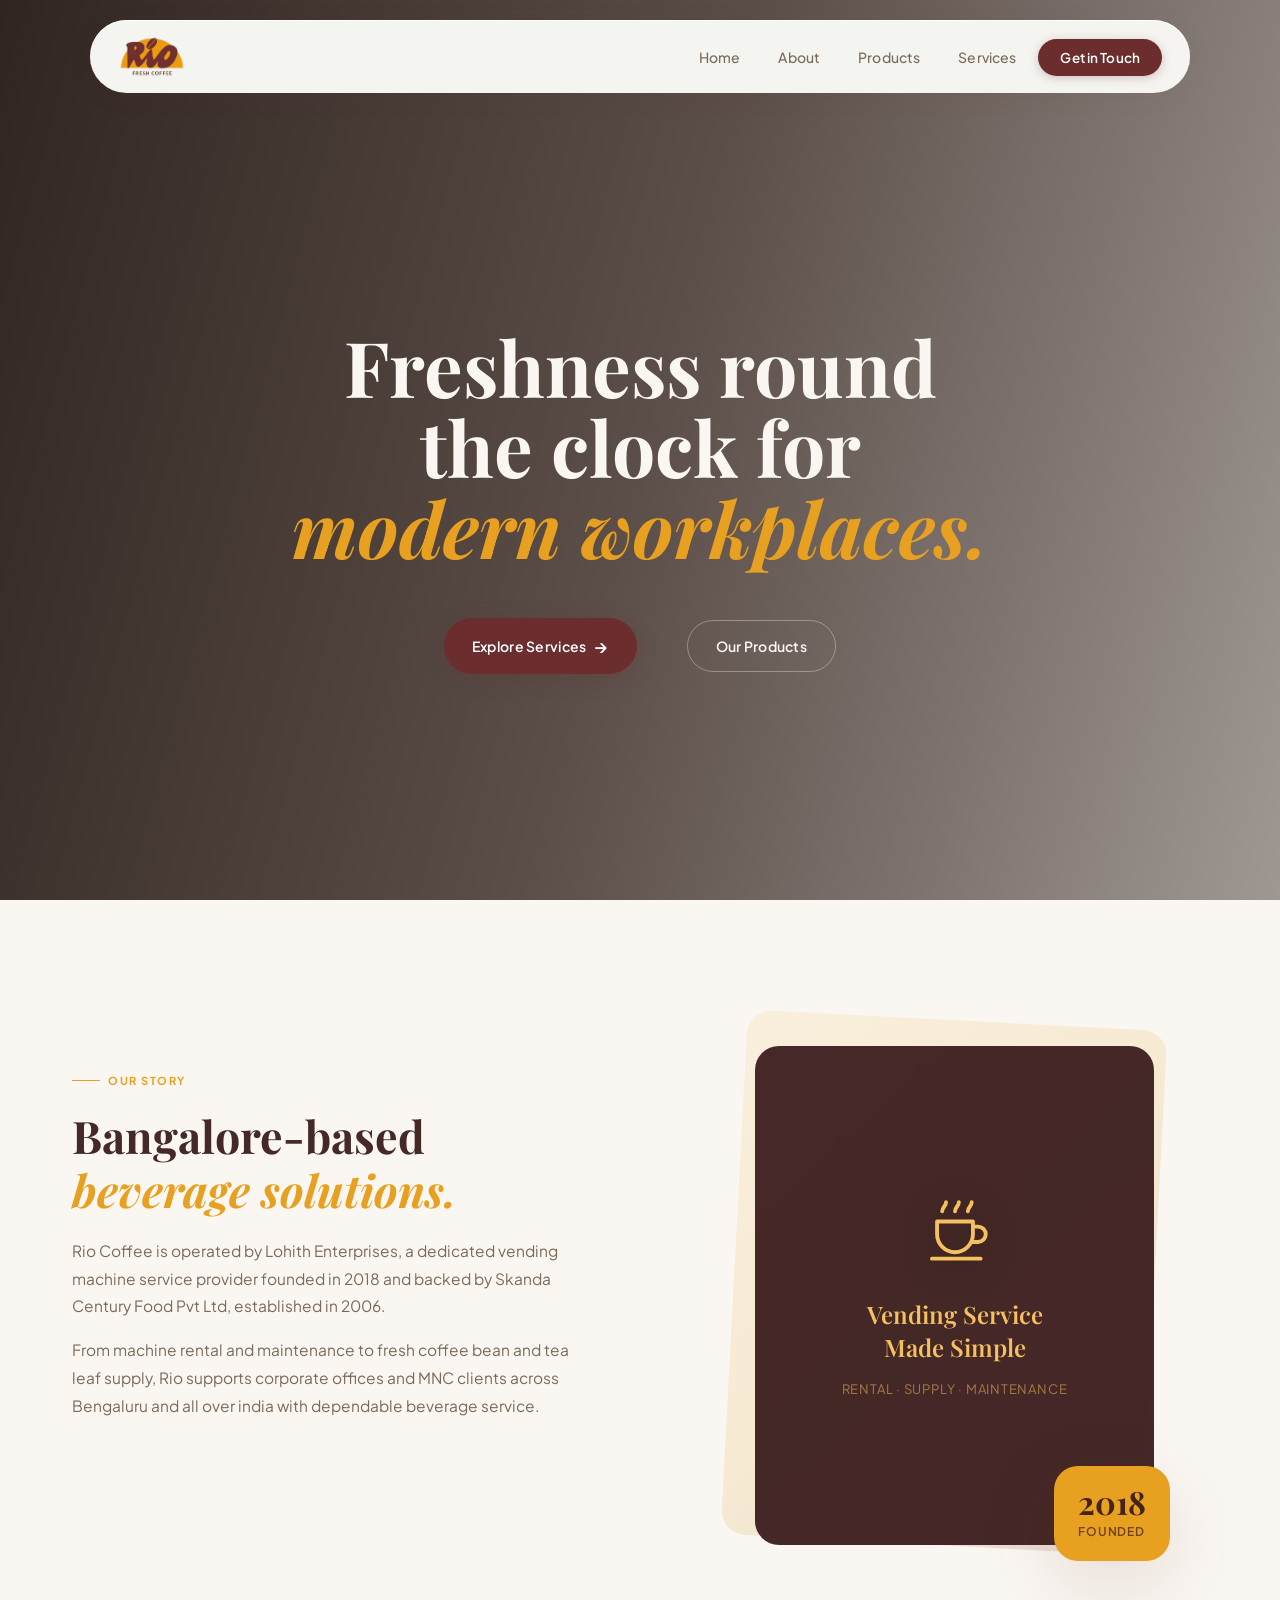
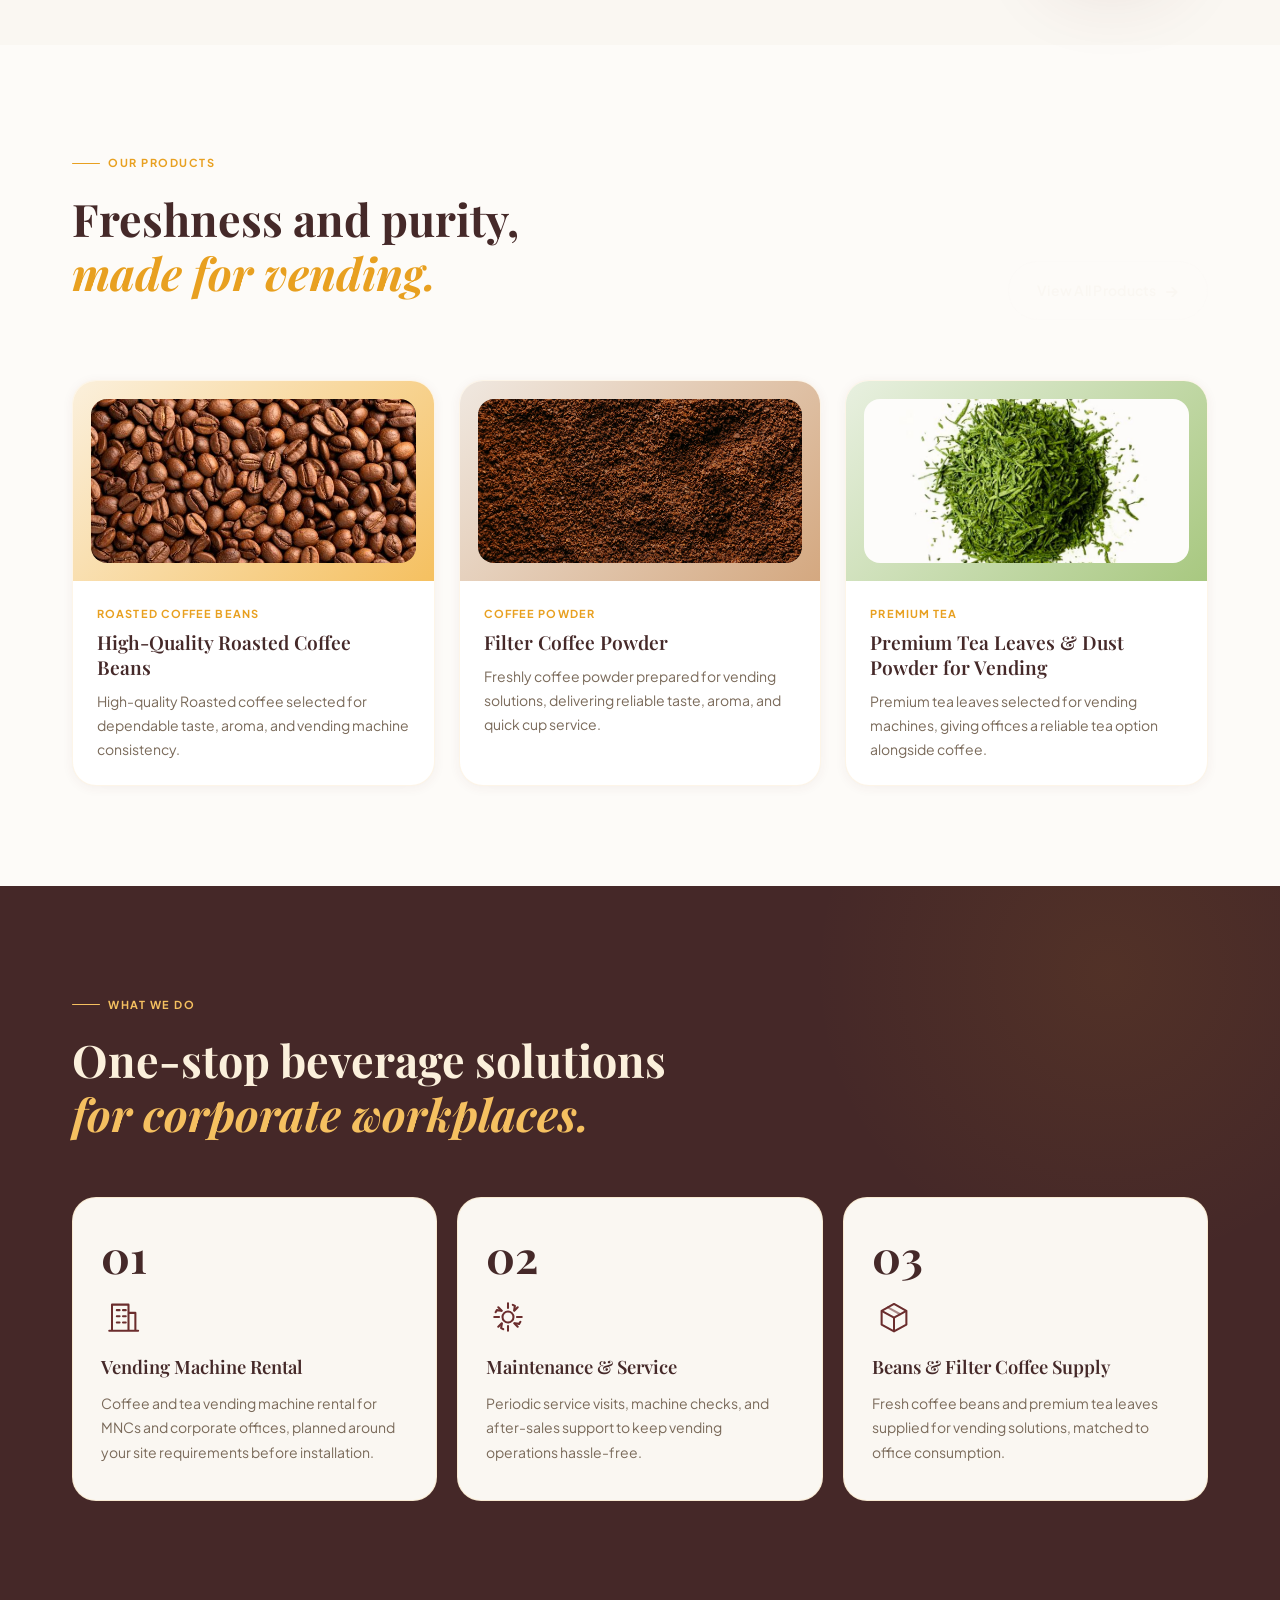
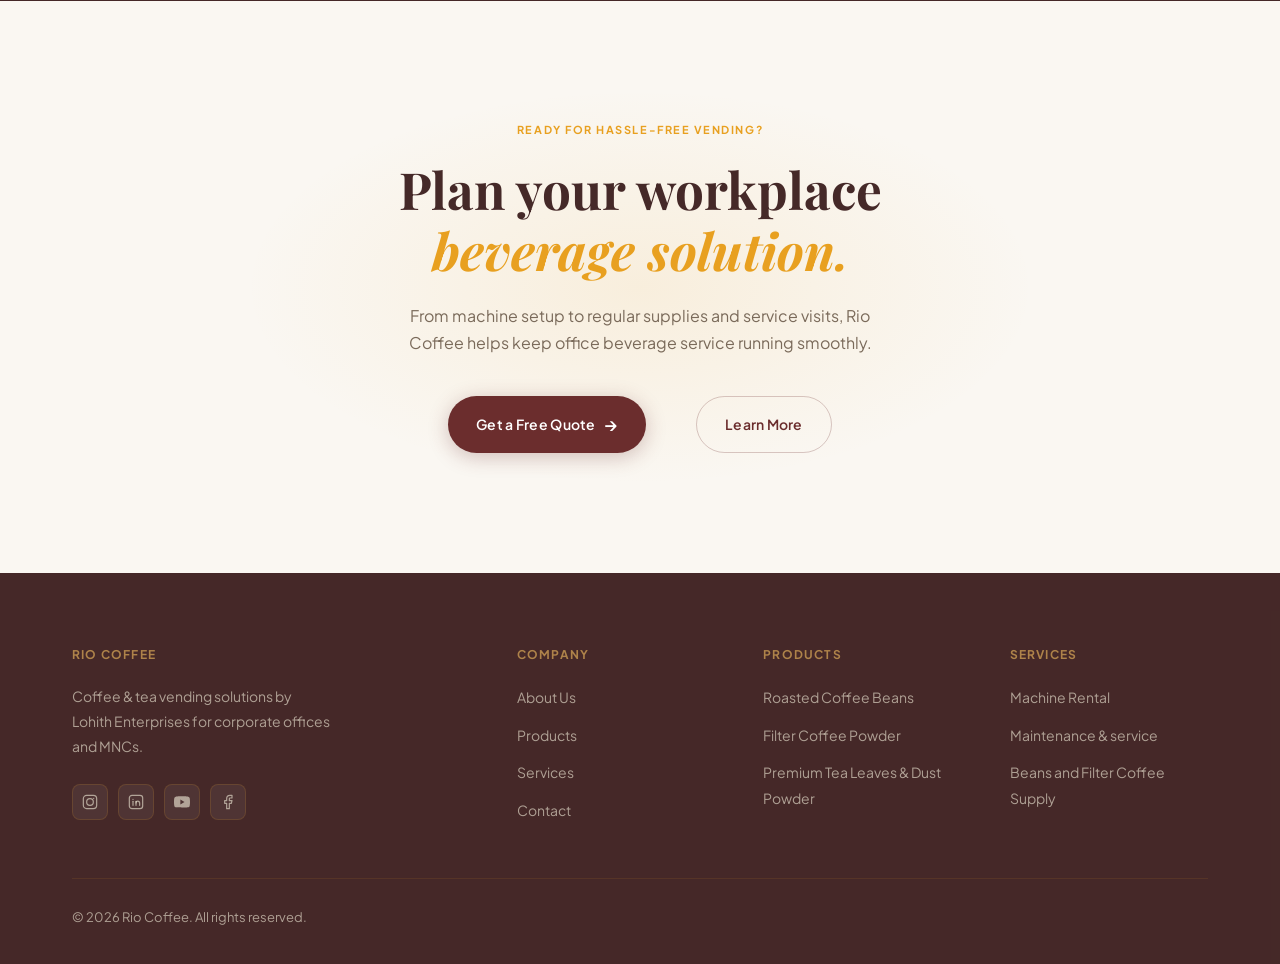
<file: index.html>
<!DOCTYPE html>
<html lang="en">

<head>
    <meta charset="UTF-8" />
    <meta name="viewport" content="width=device-width, initial-scale=1.0" />
    <title>Rio Fresh Coffee | Coffee & Tea Vending Solutions</title>
    <meta name="description"
        content="Rio Fresh Coffee provides coffee and tea vending machine rentals, maintenance, and fresh coffee and tea supply for corporates and MNCs." />
    <!-- SEO -->
    <meta name="robots" content="index, follow" />
    <meta property="og:title" content="Rio Fresh Coffee — Premium Coffee & Vending Solutions" />
    <meta property="og:description"
        content="Estate-sourced coffee beans and vending machine solutions for corporate offices and MNCs." />
    <meta property="og:image" content="https://riocoffeevending.com/images/logo.png" />
    <meta property="og:url" content="https://riocoffeevending.com/" />
    <meta property="og:type" content="website" />
    <link rel="stylesheet" href="css/style.css" />
    <link rel="preconnect" href="https://fonts.googleapis.com" />
    <link rel="preconnect" href="https://fonts.gstatic.com" crossorigin />
</head>

<body>

    <!-- NAVBAR-->
    <div class="navbar-wrap">
        <nav class="navbar" role="navigation" aria-label="Main navigation">
            <a href="index.html" class="navbar__logo" aria-label="Rio Fresh Coffee home">
                <img src="assets/images/riocoffeelogo2.png" alt="Rio Fresh Coffee" />
            </a>

            <ul class="navbar__links" role="list">
                <li><a href="index.html" class="active">Home</a></li>
                <li><a href="pages/about.html">About</a></li>
                <li><a href="pages/products.html">Products</a></li>
                <li><a href="pages/services.html">Services</a></li>
                <li><a href="pages/contact.html" class="navbar__cta">Get in Touch</a></li>
            </ul>

            <button class="navbar__burger" aria-label="Toggle menu" aria-expanded="false">
                <span></span>
                <span></span>
                <span></span>
            </button>
        </nav>
    </div>


    <!-- ══════════════════════════════════════
       HERO
  ══════════════════════════════════════ -->
    <section class="hero" id="home" aria-label="Hero section">

        <!-- Video background -->
        <div class="hero__video-wrap" aria-hidden="true">
            <video class="hero__video" src="assets/videos/hero_vid5.mp4" autoplay muted loop playsinline></video>
            <div class="hero__video-overlay"></div>
        </div>

        <div class="container hero__inner">

            <!-- Left: Copy -->
            <div class="hero__content">

                <h1 class="hero__title">
                    Freshness round<br />
                    the clock for<br />
                    <em>modern workplaces.</em>
                </h1>
                <p class="hero__subtitle">
                </p>

                <div class="hero__actions">
                    <a href="pages/services.html" class="btn btn--primary">
                        Explore Services
                        <span class="btn__arrow" aria-hidden="true">→</span>
                    </a>
                    <a href="pages/products.html" class="btn btn--ghost">
                        Our Products
                    </a>
                </div>
            </div>



        </div><!-- /container -->
    </section>


    <!-- ══════════════════════════════════════
       INTRO / ABOUT TEASER
  ══════════════════════════════════════ -->
    <section class="intro" id="about-teaser" aria-label="About Rio Coffee">
        <div class="container">
            <div class="intro__grid">

                <!-- Text -->
                <div class="intro__text">
                    <div class="section-tag reveal">Our Story</div>
                    <h2 class="section-heading reveal reveal-delay-1">
                        Bangalore-based<br />
                        <em>beverage solutions.</em>
                    </h2>
                    <p class="section-body reveal reveal-delay-2">
                        Rio Coffee is operated by Lohith Enterprises, a dedicated vending
                        machine service provider founded in 2018 and backed by Skanda Century
                        Food Pvt Ltd, established in 2006.
                    </p>
                    <p class="section-body reveal reveal-delay-2">
                        From machine rental and maintenance to fresh coffee bean and tea leaf
                        supply, Rio supports corporate offices and MNC clients across Bengaluru
                        and all over india with dependable beverage service.
                    </p>
                    <a href="pages/about.html" class="btn btn--ghost reveal reveal-delay-3" style="margin-top:8px;">
                        Our Full Story
                        <span class="btn__arrow" aria-hidden="true">→</span>
                    </a>
                </div>

                <!-- Visual -->
                <div class="intro__visual reveal reveal-delay-2">
                    <div class="intro__card-stack">
                        <div class="intro__card intro__card--bg" aria-hidden="true"></div>
                        <div class="intro__card intro__card--main">
                            <div class="intro__card-icon" aria-hidden="true">
                                <svg viewBox="0 0 64 64" fill="none">
                                    <path d="M18 23h28v10a14 14 0 0 1-14 14 14 14 0 0 1-14-14V23Z" stroke="currentColor"
                                        stroke-width="3" stroke-linejoin="round" />
                                    <path d="M46 27h4a6 6 0 0 1 0 12h-5" stroke="currentColor" stroke-width="3"
                                        stroke-linecap="round" />
                                    <path d="M22 15c0-3 3-4 3-7M32 15c0-3 3-4 3-7M42 15c0-3 3-4 3-7"
                                        stroke="currentColor" stroke-width="3" stroke-linecap="round" />
                                    <path d="M14 52h38" stroke="currentColor" stroke-width="3" stroke-linecap="round" />
                                </svg>
                            </div>
                            <div class="intro__card-text">Vending Service<br />Made Simple</div>
                            <div class="intro__card-sub">Rental · Supply · Maintenance</div>
                        </div>
                        <div class="intro__stat-badge" aria-label="Lohith Enterprises founded in 2018">
                            <div class="stat-big">2018</div>
                            <div class="stat-label">Founded</div>
                        </div>
                    </div>
                </div>

            </div>
        </div>
    </section>


    <!-- ══════════════════════════════════════
       PRODUCTS PREVIEW
  ══════════════════════════════════════ -->
    <section class="products-preview" id="products" aria-label="Our Products">
        <div class="container">

            <div class="section-header">
                <div class="section-header__text">
                    <div class="section-tag reveal">Our Products</div>
                    <h2 class="section-heading reveal reveal-delay-1">
                        Freshness and purity,<br /><em>made for vending.</em>
                    </h2>
                </div>
                <a href="pages/products.html" class="btn btn--ghost reveal" style="flex-shrink:0;">
                    View All Products
                    <span class="btn__arrow" aria-hidden="true">→</span>
                </a>
            </div>

            <div class="products-grid">

                <article class="product-card reveal reveal-delay-1" role="article">
                    <div class="product-card__visual product-card__visual--amber">
                        <img class="product-card__image" src="/assets/images/bean-home.jpg"
                            alt="High-quality raw blend coffee beans" />
                    </div>
                    <div class="product-card__body">
                        <div class="product-card__label">Roasted Coffee Beans</div>
                        <h3 class="product-card__title">High-Quality Roasted Coffee Beans</h3>
                        <p class="product-card__desc">
                            High-quality Roasted coffee selected for dependable taste,
                            aroma, and vending machine consistency.
                        </p>
                    </div>
                </article>

                <article class="product-card reveal reveal-delay-2" role="article">
                    <div class="product-card__visual product-card__visual--brown">
                        <img class="product-card__image" src="/assets/images/coffeepowder-home.jpg"
                            alt="Grounded coffee powder for vending machines" />
                    </div>
                    <div class="product-card__body">
                        <div class="product-card__label">Coffee Powder</div>
                        <h3 class="product-card__title">Filter Coffee Powder</h3>
                        <p class="product-card__desc">
                            Freshly coffee powder prepared for vending solutions,
                            delivering reliable taste, aroma, and quick cup service.
                        </p>
                    </div>
                </article>

                <article class="product-card reveal reveal-delay-3" role="article">
                    <div class="product-card__visual product-card__visual--green">
                        <img class="product-card__image" src="/assets/images/leaves-home.jpg"
                            alt="Premium tea leaves for vending machines" />
                    </div>
                    <div class="product-card__body">
                        <div class="product-card__label">Premium Tea</div>
                        <h3 class="product-card__title">Premium Tea Leaves & Dust Powder for Vending</h3>
                        <p class="product-card__desc">
                            Premium tea leaves selected for vending machines, giving offices
                            a reliable tea option alongside coffee.
                        </p>
                    </div>
                </article>

            </div>
        </div>
    </section>


    <!-- SERVICES PREVIEW -->
    <section class="services-preview" id="services" aria-label="Our Services">
        <div class="container">

            <div class="section-tag reveal">What We Do</div>
            <h2 class="section-heading reveal reveal-delay-1">
                One-stop beverage solutions<br /><em>for corporate workplaces.</em>
            </h2>

            <div class="services-grid">

                <article class="service-card reveal reveal-delay-1" role="article">
                    <div class="service-card__num" aria-hidden="true">01</div>
                    <div class="service-card__icon" aria-hidden="true">
                        <svg viewBox="0 0 64 64" fill="none">
                            <path d="M16 52V14h24v38" stroke="currentColor" stroke-width="3" stroke-linejoin="round" />
                            <path d="M40 26h10v26" stroke="currentColor" stroke-width="3" stroke-linejoin="round" />
                            <path d="M23 22h4M23 31h4M23 40h4M32 22h4M32 31h4M32 40h4" stroke="currentColor"
                                stroke-width="3" stroke-linecap="round" />
                            <path d="M12 52h42" stroke="currentColor" stroke-width="3" stroke-linecap="round" />
                        </svg>
                    </div>
                    <h3 class="service-card__title">Vending Machine Rental</h3>
                    <p class="service-card__desc">
                        Coffee and tea vending machine rental for MNCs and corporate offices,
                        planned around your site requirements before installation.
                    </p>
                </article>

                <article class="service-card reveal reveal-delay-2" role="article">
                    <div class="service-card__num" aria-hidden="true">02</div>
                    <div class="service-card__icon" aria-hidden="true">
                        <svg viewBox="0 0 64 64" fill="none">
                            <circle cx="32" cy="32" r="8" stroke="currentColor" stroke-width="3" />
                            <path
                                d="M32 12v7M32 45v7M46.1 17.9l-5 5M22.9 41.1l-5 5M52 32h-7M19 32h-7M46.1 46.1l-5-5M22.9 22.9l-5-5"
                                stroke="currentColor" stroke-width="3" stroke-linecap="round" />
                            <path d="M39 14.2 42 16l-1 6.2M50 39l-1.8 3-6.2-1M25 49.8 22 48l1-6.2M14 25l1.8-3 6.2 1"
                                stroke="currentColor" stroke-width="3" stroke-linecap="round" stroke-linejoin="round" />
                        </svg>
                    </div>
                    <h3 class="service-card__title">Maintenance &amp; Service</h3>
                    <p class="service-card__desc">
                        Periodic service visits, machine checks, and after-sales support to
                        keep vending operations hassle-free.
                    </p>
                </article>

                <article class="service-card reveal reveal-delay-3" role="article">
                    <div class="service-card__num" aria-hidden="true">03</div>
                    <div class="service-card__icon" aria-hidden="true">
                        <svg viewBox="0 0 64 64" fill="none">
                            <path d="M14 23l18-10 18 10v20L32 53 14 43V23Z" stroke="currentColor" stroke-width="3"
                                stroke-linejoin="round" />
                            <path d="M14 23l18 10 18-10M32 33v20" stroke="currentColor" stroke-width="3"
                                stroke-linejoin="round" />
                            <path d="M23 18l18 10" stroke="currentColor" stroke-width="3" stroke-linecap="round"
                                opacity=".55" />
                        </svg>
                    </div>
                    <h3 class="service-card__title">Beans &amp; Filter Coffee Supply</h3>
                    <p class="service-card__desc">
                        Fresh coffee beans and premium tea leaves supplied for vending
                        solutions, matched to office consumption.
                    </p>
                </article>

            </div>
        </div>
    </section>


    <!-- ══════════════════════════════════════
       CTA BANNER
  ══════════════════════════════════════ -->
    <section class="cta-banner" aria-label="Get in touch">
        <div class="container">
            <div class="cta-banner__eyebrow reveal">Ready for hassle-free vending?</div>
            <h2 class="cta-banner__title reveal reveal-delay-1">
                Plan your workplace<br /><em>beverage solution.</em>
            </h2>
            <p class="cta-banner__sub reveal reveal-delay-2">
                From machine setup to regular supplies and service visits,
                Rio Coffee helps keep office beverage service running smoothly.
            </p>
            <div style="display:flex; gap: 50px; justify-content:center; flex-wrap:wrap;" class="reveal reveal-delay-3">
                <a href="pages/contact.html" class="btn btn--primary">
                    Get a Free Quote
                    <span class="btn__arrow" aria-hidden="true">→</span>
                </a>
                <a href="pages/services.html" class="btn btn--ghost1">Learn More</a>
            </div>
        </div>
    </section>


    <!-- FOOTER -->
    <footer class="footer" aria-label="Site footer">
        <div class="container">
            <div class="footer__grid">

                <div class="footer__brand">
                    <div class="footer__col-title">Rio Coffee</div>
                    <p class="footer__brand-desc">
                        Coffee &amp; tea vending solutions by Lohith Enterprises for
                        corporate offices and MNCs.
                    </p>
                    <div class="footer__social" aria-label="Social media links">
                        <a href="https://www.instagram.com/riocoffeevending/" target="_blank" aria-label="Instagram">
                            <svg width="16" height="16" viewBox="0 0 24 24" fill="none" stroke="currentColor"
                                stroke-width="1.8" stroke-linecap="round" stroke-linejoin="round">
                                <rect x="2" y="2" width="20" height="20" rx="5" />
                                <circle cx="12" cy="12" r="5" />
                                <circle cx="17.5" cy="6.5" r="1" fill="currentColor" stroke="none" />
                            </svg>
                        </a>
                        <a href="https://www.linkedin.com/in/rio-coffee-vending-373a12408/" target="_blank" aria-label="LinkedIn">
                            <svg width="16" height="16" viewBox="0 0 24 24" fill="none" stroke="currentColor"
                                stroke-width="1.8" stroke-linecap="round" stroke-linejoin="round">
                                <rect x="2" y="2" width="20" height="20" rx="4" />
                                <circle cx="7.5" cy="8" r="1" fill="currentColor" stroke="none" />
                                <path d="M7.5 11v6" />
                                <path d="M12 17v-6" />
                                <path d="M12 13.5c0-1.6 1.1-2.7 2.6-2.7 1.7 0 2.9 1.1 2.9 3.3V17" />
                            </svg>
                        </a>
                        <a href="https://youtube.com/@riocoffeevending?si=LHRi_PMVC-I4I030" target="_blank" aria-label="YouTube">
                            <svg width="16" height="16" viewBox="0 0 24 24" fill="currentColor" stroke="none">
                                <path
                                    d="M23.498 6.186a3.016 3.016 0 0 0-2.122-2.136C19.505 3.545 12 3.545 12 3.545s-7.505 0-9.377.505A3.017 3.017 0 0 0 .502 6.186C0 8.07 0 12 0 12s0 3.93.502 5.814a3.016 3.016 0 0 0 2.122 2.136c1.871.505 9.376.505 9.376.505s7.505 0 9.377-.505a3.015 3.015 0 0 0 2.122-2.136C24 15.93 24 12 24 12s0-3.93-.502-5.814zM9.545 15.568V8.432L15.818 12l-6.273 3.568z" />
                            </svg>
                        </a>
                        <a href="#" target="_blank" aria-label="Facebook">
                            <svg width="16" height="16" viewBox="0 0 24 24" fill="none" stroke="currentColor"
                                stroke-width="1.8" stroke-linecap="round" stroke-linejoin="round">
                                <path d="M18 2h-3a5 5 0 0 0-5 5v3H7v4h3v8h4v-8h3l1-4h-4V7a1 1 0 0 1 1-1h3z" />
                            </svg>
                        </a>
                    </div>
                </div>

                <div class="footer__col">
                    <div class="footer__col-title">Company</div>
                    <ul class="footer__links" role="list">
                        <li><a href="pages/about.html">About Us</a></li>
                        <li><a href="pages/products.html">Products</a></li>
                        <li><a href="pages/services.html">Services</a></li>
                        <li><a href="pages/contact.html">Contact</a></li>
                    </ul>
                </div>

                <div class="footer__col">
                    <div class="footer__col-title">Products</div>
                    <ul class="footer__links" role="list">
                        <li><a href="pages/products.html">Roasted Coffee Beans</a></li>
                        <li><a href="pages/products.html">Filter Coffee Powder</a></li>
                        <li><a href="pages/products.html">Premium Tea Leaves & Dust Powder</a></li>
                    </ul>
                </div>

                <div class="footer__col">
                    <div class="footer__col-title">Services</div>
                    <ul class="footer__links" role="list">
                        <li><a href="pages/services.html">Machine Rental</a></li>
                        <li><a href="pages/services.html">Maintenance & service</a></li>
                        <li><a href="pages/services.html">Beans and Filter Coffee Supply</a></li>
                    </ul>
                </div>

            </div>

            <div class="footer__bottom">
                <span>&copy; 2026 Rio Coffee. All rights reserved.</span>
            </div>
        </div>
    </footer>

    <script src="js/main.js"></script>
</body>

</html>
</file>
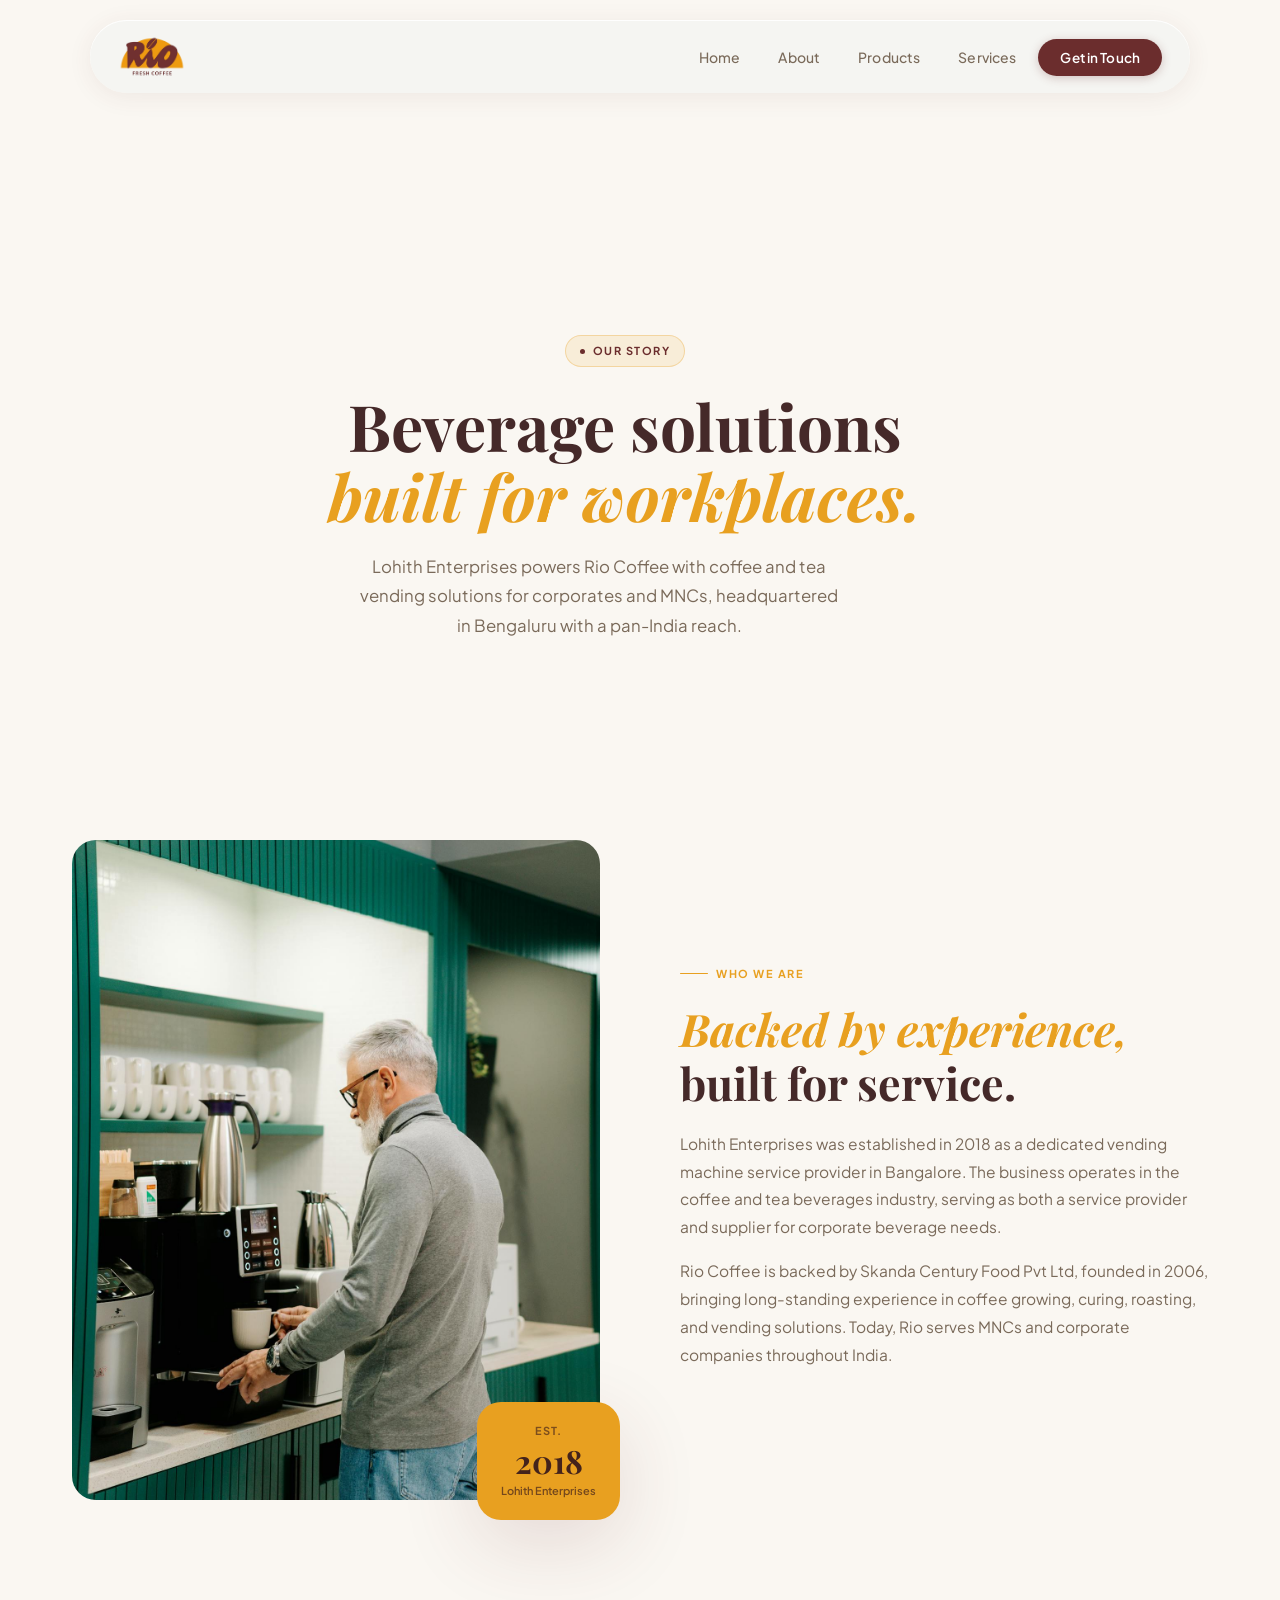
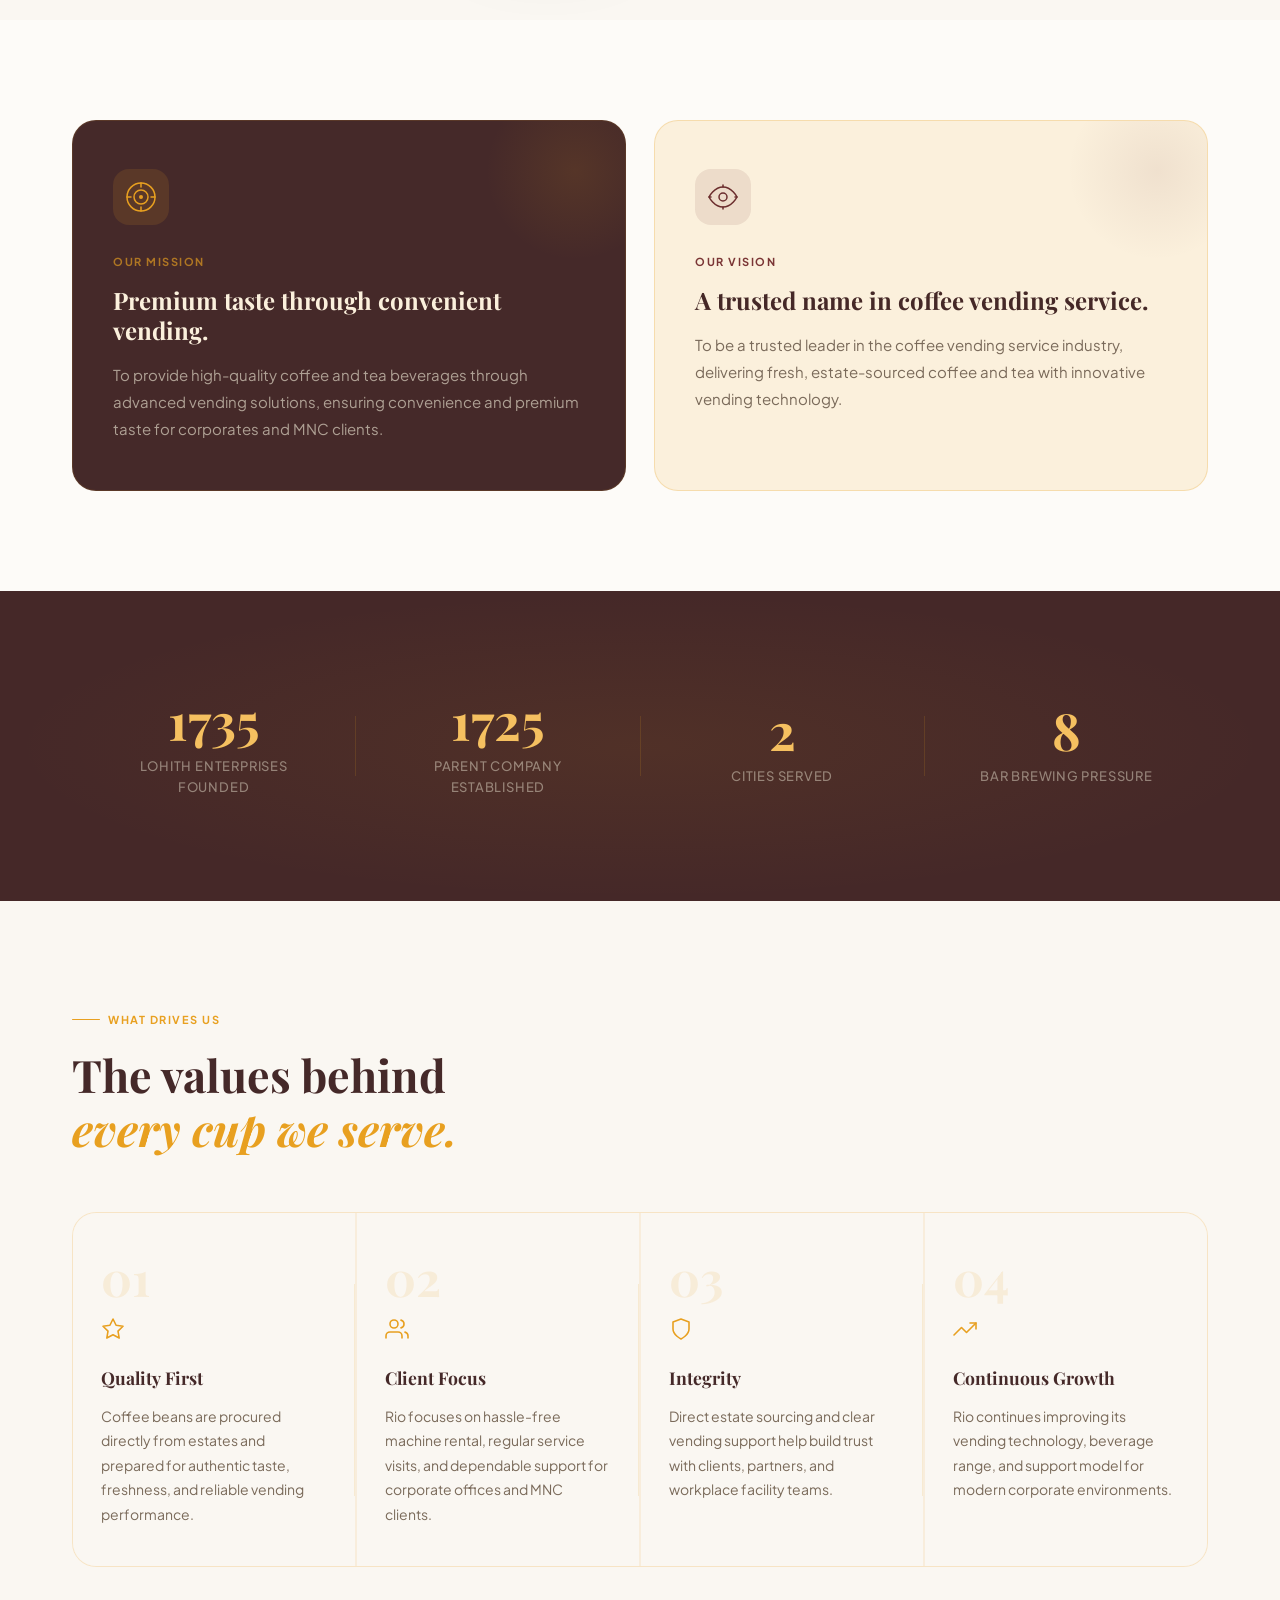
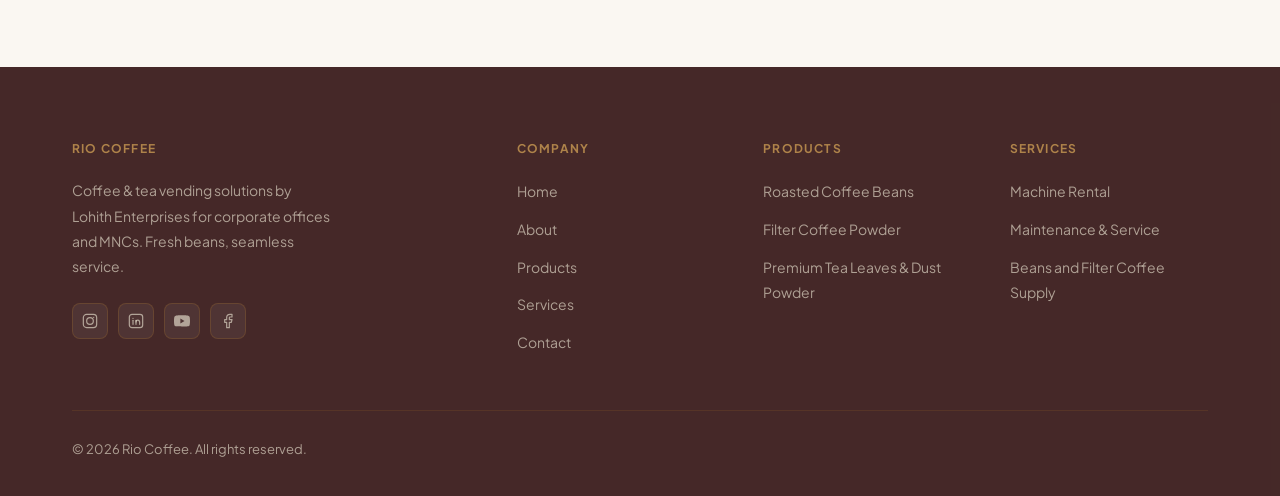
<file: pages/about.html>
<!DOCTYPE html>
<html lang="en">

<head>
  <meta charset="UTF-8" />
  <meta name="viewport" content="width=device-width, initial-scale=1.0" />
  <title>About Us — Rio Fresh Coffee</title>
  <meta name="description"
    content="Learn about Lohith Enterprises and Rio Coffee, a Bangalore-based coffee and tea vending service provider backed by Skanda Century Food Pvt Ltd." />
  <link rel="stylesheet" href="../css/style.css" />
  <link rel="stylesheet" href="../css/about.css" />
  <link rel="preconnect" href="https://fonts.googleapis.com" />
  <link rel="preconnect" href="https://fonts.gstatic.com" crossorigin />
</head>

<body>

  <!-- ══════════════════════════════════════
       NAVBAR (same across all pages)
  ══════════════════════════════════════ -->
  <div class="navbar-wrap">
    <nav class="navbar" role="navigation" aria-label="Main navigation">
      <a href="../index.html" class="navbar__logo" aria-label="Rio Fresh Coffee home">
        <img src="/assets/images/riocoffeelogo2.png" alt="Rio Fresh Coffee" />
      </a>
      <ul class="navbar__links" role="list">
        <li><a href="../index.html">Home</a></li>
        <li><a href="about.html" class="active">About</a></li>
        <li><a href="products.html">Products</a></li>
        <li><a href="services.html">Services</a></li>
        <li><a href="contact.html" class="navbar__cta">Get in Touch</a></li>
      </ul>
      <button class="navbar__burger" aria-label="Toggle menu" aria-expanded="false">
        <span></span><span></span><span></span>
      </button>
    </nav>
  </div>


  <!-- ══════════════════════════════════════
       PAGE HERO — ABOUT
  ══════════════════════════════════════ -->
  <section class="about-hero" aria-label="About page hero">

    <div class="container about-hero__inner">
      <div class="about-hero__content">
        <div class="about-hero__tag reveal">Our Story</div>
        <h1 class="about-hero__title reveal reveal-delay-1">
          Beverage solutions<br />
          <em>built for workplaces.</em>
        </h1>
        <p class="about-hero__sub reveal reveal-delay-2">
          Lohith Enterprises powers Rio Coffee with coffee and tea vending
          solutions for corporates and MNCs, headquartered in Bengaluru with a pan-India reach.
        </p>
      </div>

  </section>


  <!-- ══════════════════════════════════════
       STORY SECTION
  ══════════════════════════════════════ -->
  <section class="about-story" aria-label="Our story">
    <div class="container">

      <div class="about-story__grid">

        <!-- Image block — replace src -->
        <div class="about-story__visual reveal">
          <div class="about-story__img-wrap">
            <img src="/assets/images/aboutrio.jpg" alt="Rio Coffee company profile image" class="about-story__img"
              onerror="this.closest('.about-story__img-wrap').classList.add('no-image')" />
            <!-- Floating accent card -->
            <div class="about-story__accent-card" aria-hidden="true">
              <span class="accent-card__year">Est.</span>
              <span class="accent-card__num">2018</span>
              <span class="accent-card__label">Lohith Enterprises</span>
            </div>
          </div>
        </div>

        <!-- Text block -->
        <div class="about-story__text">
          <div class="section-tag reveal">Who We Are</div>
          <h2 class="section-heading reveal reveal-delay-1">
            <em>Backed by experience,</em><br />built for service.
          </h2>
          <p class="section-body reveal reveal-delay-2">
            Lohith Enterprises was established in 2018 as a dedicated vending
            machine service provider in Bangalore. The business operates in the
            coffee and tea beverages industry, serving as both a service provider
            and supplier for corporate beverage needs.
          </p>
          <p class="section-body reveal reveal-delay-2">
            Rio Coffee is backed by Skanda Century Food Pvt Ltd, founded in
            2006, bringing long-standing experience in coffee growing, curing,
            roasting, and vending solutions. Today, Rio serves MNCs and corporate
            companies throughout India.
          </p>
        </div>

      </div>
    </div>
  </section>


  <!-- ══════════════════════════════════════
       MISSION & VISION — SPLIT CARDS
  ══════════════════════════════════════ -->
  <section class="about-mv" aria-label="Mission and Vision">
    <div class="container">

      <div class="about-mv__grid">

        <!-- Mission card -->
        <article class="mv-card mv-card--mission reveal" aria-label="Our Mission">
          <div class="mv-card__icon" aria-hidden="true">
            <svg width="32" height="32" viewBox="0 0 32 32" fill="none">
              <circle cx="16" cy="16" r="14" stroke="currentColor" stroke-width="1.5" />
              <circle cx="16" cy="16" r="7" stroke="currentColor" stroke-width="1.5" />
              <circle cx="16" cy="16" r="2" fill="currentColor" />
              <line x1="16" y1="2" x2="16" y2="6" stroke="currentColor" stroke-width="1.5" stroke-linecap="round" />
              <line x1="16" y1="26" x2="16" y2="30" stroke="currentColor" stroke-width="1.5" stroke-linecap="round" />
              <line x1="2" y1="16" x2="6" y2="16" stroke="currentColor" stroke-width="1.5" stroke-linecap="round" />
              <line x1="26" y1="16" x2="30" y2="16" stroke="currentColor" stroke-width="1.5" stroke-linecap="round" />
            </svg>
          </div>
          <div class="mv-card__label">Our Mission</div>
          <h3 class="mv-card__title">
            Premium taste through convenient vending.
          </h3>
          <p class="mv-card__body">
            To provide high-quality coffee and tea beverages through advanced
            vending solutions, ensuring convenience and premium taste for
            corporates and MNC clients.
          </p>
        </article>

        <!-- Vision card -->
        <article class="mv-card mv-card--vision reveal reveal-delay-2" aria-label="Our Vision">
          <div class="mv-card__icon" aria-hidden="true">
            <svg width="32" height="32" viewBox="0 0 32 32" fill="none">
              <path d="M2 16C2 16 7 6 16 6s14 10 14 10-5 10-14 10S2 16 2 16Z" stroke="currentColor"
                stroke-width="1.5" />
              <circle cx="16" cy="16" r="4" stroke="currentColor" stroke-width="1.5" />
              <path d="M16 4v2M16 26v2M4 16H2M30 16h-2" stroke="currentColor" stroke-width="1.5"
                stroke-linecap="round" />
            </svg>
          </div>
          <div class="mv-card__label">Our Vision</div>
          <h3 class="mv-card__title">
            A trusted name in coffee vending service.
          </h3>
          <p class="mv-card__body">
            To be a trusted leader in the coffee vending service industry,
            delivering fresh, estate-sourced coffee and tea with innovative
            vending technology.
          </p>
        </article>

      </div>
    </div>
  </section>

  <!-- ══════════════════════════════════════
       STATS BAR
  ══════════════════════════════════════ -->
  <section class="about-stats" aria-label="Company statistics">
    <div class="container">
      <div class="stats-row">

        <div class="stat-block reveal">
          <div class="stat-block__num" data-target="2018">2018</div>
          <div class="stat-block__label">
            Lohith Enterprises Founded
          </div>
        </div>

        <div class="stat-block__divider" aria-hidden="true"></div>

        <div class="stat-block reveal reveal-delay-1">
          <div class="stat-block__num" data-target="2006">2006</div>
          <div class="stat-block__label">
            Parent Company Established
          </div>
        </div>

        <div class="stat-block__divider" aria-hidden="true"></div>

        <div class="stat-block reveal reveal-delay-2">
          <div class="stat-block__num" data-target="2">2</div>
          <div class="stat-block__label">
            Cities Served
          </div>
        </div>

        <div class="stat-block__divider" aria-hidden="true"></div>

        <div class="stat-block reveal reveal-delay-3">
          <div class="stat-block__num" data-target="9">9</div>
          <div class="stat-block__label">
            Bar Brewing Pressure
          </div>
        </div>

      </div>
    </div>
  </section>


  <!-- ══════════════════════════════════════
       VALUES — HORIZONTAL STRIP
  ══════════════════════════════════════ -->
  <section class="about-values" aria-label="Our values">
    <div class="container">

      <div class="section-tag reveal">What Drives Us</div>
      <h2 class="section-heading reveal reveal-delay-1">
        The values behind<br /><em>every cup we serve.</em>
      </h2>

      <div class="values-grid">

        <article class="value-item reveal reveal-delay-1">
          <div class="value-item__num" aria-hidden="true">01</div>
          <div class="value-item__icon" aria-hidden="true">
            <svg width="24" height="24" viewBox="0 0 24 24" fill="none" stroke="currentColor" stroke-width="1.6"
              stroke-linecap="round" stroke-linejoin="round">
              <path
                d="M12 2L15.09 8.26L22 9.27L17 14.14L18.18 21.02L12 17.77L5.82 21.02L7 14.14L2 9.27L8.91 8.26L12 2Z" />
            </svg>
          </div>
          <h3 class="value-item__title">Quality First</h3>
          <p class="value-item__desc">
            Coffee beans are procured directly from estates and prepared for
            authentic taste, freshness, and reliable vending performance.
          </p>
        </article>

        <article class="value-item reveal reveal-delay-2">
          <div class="value-item__num" aria-hidden="true">02</div>
          <div class="value-item__icon" aria-hidden="true">
            <svg width="24" height="24" viewBox="0 0 24 24" fill="none" stroke="currentColor" stroke-width="1.6"
              stroke-linecap="round" stroke-linejoin="round">
              <path d="M17 21v-2a4 4 0 0 0-4-4H5a4 4 0 0 0-4 4v2" />
              <circle cx="9" cy="7" r="4" />
              <path d="M23 21v-2a4 4 0 0 0-3-3.87M16 3.13a4 4 0 0 1 0 7.75" />
            </svg>
          </div>
          <h3 class="value-item__title">Client Focus</h3>
          <p class="value-item__desc">
            Rio focuses on hassle-free machine rental, regular service visits,
            and dependable support for corporate offices and MNC clients.
          </p>
        </article>

        <article class="value-item reveal reveal-delay-3">
          <div class="value-item__num" aria-hidden="true">03</div>
          <div class="value-item__icon" aria-hidden="true">
            <svg width="24" height="24" viewBox="0 0 24 24" fill="none" stroke="currentColor" stroke-width="1.6"
              stroke-linecap="round" stroke-linejoin="round">
              <path d="M12 22s8-4 8-10V5l-8-3-8 3v7c0 6 8 10 8 10z" />
            </svg>
          </div>
          <h3 class="value-item__title">Integrity</h3>
          <p class="value-item__desc">
            Direct estate sourcing and clear vending support help build trust
            with clients, partners, and workplace facility teams.
          </p>
        </article>

        <article class="value-item reveal reveal-delay-4">
          <div class="value-item__num" aria-hidden="true">04</div>
          <div class="value-item__icon" aria-hidden="true">
            <svg width="24" height="24" viewBox="0 0 24 24" fill="none" stroke="currentColor" stroke-width="1.6"
              stroke-linecap="round" stroke-linejoin="round">
              <polyline points="23 6 13.5 15.5 8.5 10.5 1 18" />
              <polyline points="17 6 23 6 23 12" />
            </svg>
          </div>
          <h3 class="value-item__title">Continuous Growth</h3>
          <p class="value-item__desc">
            Rio continues improving its vending technology, beverage range, and
            support model for modern corporate environments.
          </p>
        </article>

      </div>
    </div>
  </section>


  <!-- ══════════════════════════════════════
       FOOTER
  ══════════════════════════════════════ -->
  <footer class="footer" aria-label="Site footer">
    <div class="container">
      <div class="footer__grid">

        <div class="footer__brand">
          <div class="footer__col-title">Rio Coffee</div>
          <p class="footer__brand-desc">
            Coffee &amp; tea vending solutions by Lohith Enterprises for
            corporate offices and MNCs. Fresh beans, seamless service.
          </p>
          <div class="footer__social" aria-label="Social media links">
            <a href="https://www.instagram.com/riocoffeevending/" target="_blank" aria-label="Instagram">
              <svg width="16" height="16" viewBox="0 0 24 24" fill="none" stroke="currentColor" stroke-width="1.8"
                stroke-linecap="round" stroke-linejoin="round">
                <rect x="2" y="2" width="20" height="20" rx="5" />
                <circle cx="12" cy="12" r="5" />
                <circle cx="17.5" cy="6.5" r="1" fill="currentColor" stroke="none" />
              </svg>
            </a>
            <a href="https://www.linkedin.com/in/rio-coffee-vending-373a12408/" target="_blank" aria-label="LinkedIn">
              <svg width="16" height="16" viewBox="0 0 24 24" fill="none" stroke="currentColor" stroke-width="1.8"
                stroke-linecap="round" stroke-linejoin="round">
                <rect x="2" y="2" width="20" height="20" rx="4" />
                <circle cx="7.5" cy="8" r="1" fill="currentColor" stroke="none" />
                <path d="M7.5 11v6" />
                <path d="M12 17v-6" />
                <path d="M12 13.5c0-1.6 1.1-2.7 2.6-2.7 1.7 0 2.9 1.1 2.9 3.3V17" />
              </svg>
            </a>
            <a href="https://youtube.com/@riocoffeevending?si=LHRi_PMVC-I4I030" target="_blank" aria-label="YouTube">
              <svg width="16" height="16" viewBox="0 0 24 24" fill="currentColor" stroke="none">
                <path
                  d="M23.498 6.186a3.016 3.016 0 0 0-2.122-2.136C19.505 3.545 12 3.545 12 3.545s-7.505 0-9.377.505A3.017 3.017 0 0 0 .502 6.186C0 8.07 0 12 0 12s0 3.93.502 5.814a3.016 3.016 0 0 0 2.122 2.136c1.871.505 9.376.505 9.376.505s7.505 0 9.377-.505a3.015 3.015 0 0 0 2.122-2.136C24 15.93 24 12 24 12s0-3.93-.502-5.814zM9.545 15.568V8.432L15.818 12l-6.273 3.568z" />
              </svg>
            </a>
            <a href="#" target="_blank" aria-label="Facebook">
              <svg width="16" height="16" viewBox="0 0 24 24" fill="none" stroke="currentColor" stroke-width="1.8"
                stroke-linecap="round" stroke-linejoin="round">
                <path d="M18 2h-3a5 5 0 0 0-5 5v3H7v4h3v8h4v-8h3l1-4h-4V7a1 1 0 0 1 1-1h3z" />
              </svg>
            </a>
          </div>
        </div>

        <div class="footer__col">
          <div class="footer__col-title">Company</div>
          <ul class="footer__links" role="list">
            <li><a href="../index.html">Home</a></li>
            <li><a href="about.html">About</a></li>
            <li><a href="products.html">Products</a></li>
            <li><a href="services.html">Services</a></li>
            <li><a href="contact.html">Contact</a></li>
          </ul>
        </div>

        <div class="footer__col">
          <div class="footer__col-title">Products</div>
          <ul class="footer__links" role="list">
            <li><a href="products.html">Roasted Coffee Beans</a></li>
            <li><a href="products.html">Filter Coffee Powder</a></li>
            <li><a href="products.html">Premium Tea Leaves & Dust Powder</a></li>
          </ul>
        </div>

        <div class="footer__col">
          <div class="footer__col-title">Services</div>
          <ul class="footer__links" role="list">
            <li><a href="services.html">Machine Rental</a></li>
            <li><a href="services.html">Maintenance & Service</a></li>
            <li><a href="services.html">Beans and Filter Coffee Supply</a></li>
          </ul>
        </div>

      </div>
      <div class="footer__bottom">
        <span>© 2026 Rio Coffee. All rights reserved.</span>
      </div>
    </div>
  </footer>

  <script src="/js/main.js"></script>
</body>

</html>
</file>
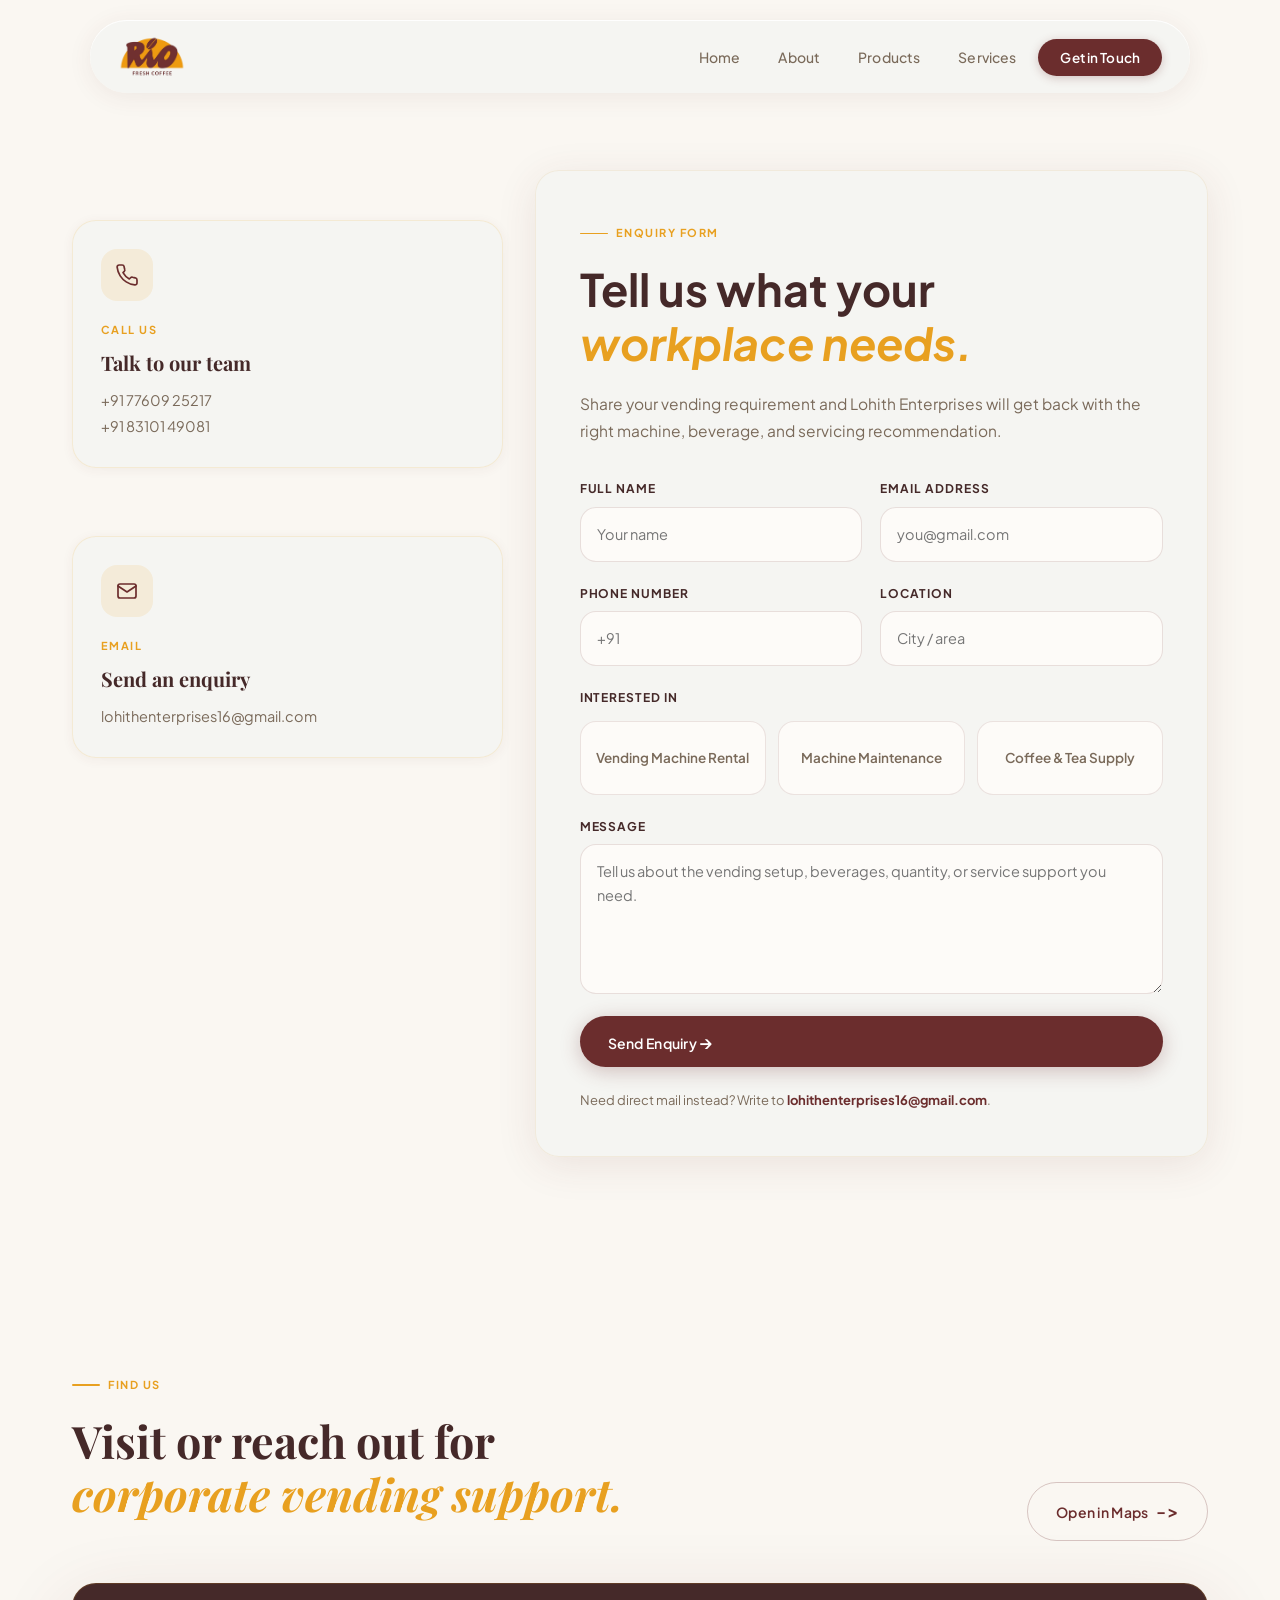
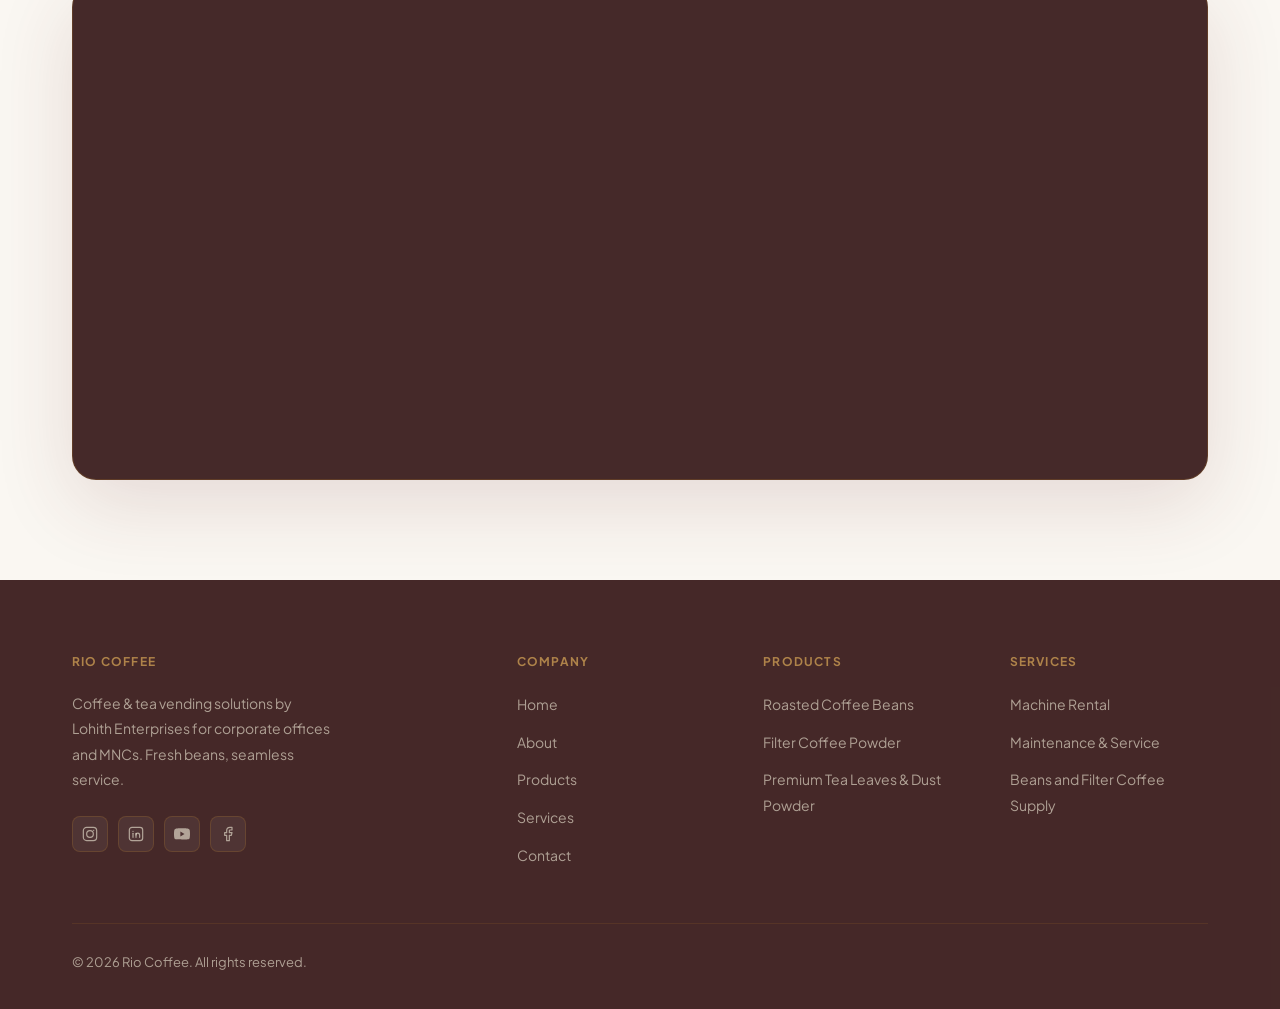
<file: pages/contact.html>
<!DOCTYPE html>
<html lang="en">

<head>
  <meta charset="UTF-8" />
  <meta name="viewport" content="width=device-width, initial-scale=1.0" />
  <title>Contact Rio Fresh Coffee | Vending Machine Services</title>
  <meta name="description"
    content="Get in touch with Rio Fresh Coffee for coffee and tea vending machine rentals, maintenance, and fresh coffee bean or tea leaf supply for corporate offices." />
  <link rel="stylesheet" href="../css/style.css" />
  <link rel="stylesheet" href="../css/contact.css" />
  <link rel="preconnect" href="https://fonts.googleapis.com" />
  <link rel="preconnect" href="https://fonts.gstatic.com" crossorigin />
</head>

<body>

  <div class="navbar-wrap">
    <nav class="navbar" role="navigation" aria-label="Main navigation">
      <a href="../index.html" class="navbar__logo" aria-label="Rio Fresh Coffee home">
        <img src="/assets/images/riocoffeelogo2.png" alt="Rio Fresh Coffee" />
      </a>
      <ul class="navbar__links" role="list">
        <li><a href="../index.html">Home</a></li>
        <li><a href="about.html">About</a></li>
        <li><a href="products.html">Products</a></li>
        <li><a href="services.html">Services</a></li>
        <li><a href="contact.html" class="navbar__cta active">Get in Touch</a></li>
      </ul>
      <button class="navbar__burger" aria-label="Toggle menu" aria-expanded="false">
        <span></span><span></span><span></span>
      </button>
    </nav>
  </div>

  <main>
    <section class="contact-main" aria-label="Contact form and details">
      <div class="container contact-grid">
        <div class="contact-info" aria-label="Contact information">
          <article class="contact-card reveal">
            <div class="contact-card__icon" aria-hidden="true">
              <svg width="24" height="24" viewBox="0 0 24 24" fill="none" stroke="currentColor" stroke-width="1.7"
                stroke-linecap="round" stroke-linejoin="round">
                <path
                  d="M22 16.92v3a2 2 0 0 1-2.18 2 19.79 19.79 0 0 1-8.63-3.07 19.5 19.5 0 0 1-6-6A19.79 19.79 0 0 1 2.12 4.18 2 2 0 0 1 4.11 2h3a2 2 0 0 1 2 1.72c.12.9.32 1.77.59 2.61a2 2 0 0 1-.45 2.11L8 9.69a16 16 0 0 0 6.31 6.31l1.25-1.25a2 2 0 0 1 2.11-.45c.84.27 1.71.47 2.61.59A2 2 0 0 1 22 16.92z" />
              </svg>
            </div>
            <div class="contact-card__label">Call Us</div>
            <h2 class="contact-card__title">Talk to our team</h2>
            <a class="contact-card__link" href="tel:+917760925217">+91 77609 25217</a><br />
            <a class="contact-card__link" href="tel:+918310149081">+91 83101 49081</a>
          </article>

          <article class="contact-card reveal reveal-delay-1">
            <div class="contact-card__icon" aria-hidden="true">
              <svg width="24" height="24" viewBox="0 0 24 24" fill="none" stroke="currentColor" stroke-width="1.7"
                stroke-linecap="round" stroke-linejoin="round">
                <rect x="3" y="5" width="18" height="14" rx="2" />
                <path d="m3 7 9 6 9-6" />
              </svg>
            </div>
            <div class="contact-card__label">Email</div>
            <h2 class="contact-card__title">Send an enquiry</h2>
            <a class="contact-card__link" href="mailto:lohithenterprises16@gmail.com">lohithenterprises16@gmail.com</a>
          </article>
        </div>

        <div class="contact-form-wrap reveal reveal-delay-1">
          <div class="contact-form__intro">
            <div class="section-tag">Enquiry Form</div>
            <h2 class="section-heading">
              Tell us what your<br /><em>workplace needs.</em>
            </h2>
            <p class="section-body">
              Share your vending requirement and Lohith Enterprises will get
              back with the right machine, beverage, and servicing recommendation.
            </p>
          </div>

          <form class="contact-form" action="https://formspree.io/f/mdabgwqj" method="POST">
            <div class="form-row">
              <div class="form-field">
                <label for="name">Full Name</label>
                <input id="name" name="name" type="text" placeholder="Your name" autocomplete="name" required />
              </div>
              <div class="form-field">
                <label for="email">Email Address</label>
                <input id="email" name="email" type="email" placeholder="you@gmail.com" autocomplete="email" required />
              </div>
            </div>

            <div class="form-row">
              <div class="form-field">
                <label for="phone">Phone Number</label>
                <input id="phone" name="phone" type="tel" placeholder="+91" autocomplete="tel" required />
              </div>
              <div class="form-field">
                <label for="location">Location</label>
                <input id="location" name="location" type="text" placeholder="City / area" autocomplete="address-level2"
                  required />
              </div>
            </div>

            <div class="service-options">
              <div class="service-options__label">Interested In</div>
              <div class="service-options__grid">
                <label class="service-choice">
                  <input type="checkbox" name="interest[]" value="Vending machine rental" />
                  <span>Vending Machine Rental</span>
                </label>
                <label class="service-choice">
                  <input type="checkbox" name="interest[]" value="Machine maintenance" />
                  <span>Machine Maintenance</span>
                </label>
                <label class="service-choice">
                  <input type="checkbox" name="interest[]" value="Coffee and tea supply" />
                  <span>Coffee &amp; Tea Supply</span>
                </label>
              </div>
            </div>

            <div class="form-field">
              <label for="message">Message</label>
              <textarea id="message" name="message"
                placeholder="Tell us about the vending setup, beverages, quantity, or service support you need."
                required></textarea>
            </div>

            <input type="hidden" name="_subject" value="New Rio Coffee website enquiry" />
            <button class="btn btn--primary" type="submit">
              <span class="btn-text">
                Send Enquiry
                <span class="btn__arrow" aria-hidden="true">→</span>
              </span>
            </button>
            <p class="form-note">
              Need direct mail instead? Write to
              <a href="mailto:lohithenterprises16@gmail.com">lohithenterprises16@gmail.com</a>.
            </p>
          </form>
        </div>
      </div>
    </section>

    <section class="contact-map" aria-label="Rio Coffee location">
      <div class="container">
        <div class="contact-map__header">
          <div class="contact-map__header-text">
            <div class="section-tag reveal">Find Us</div>
            <h2 class="section-heading reveal reveal-delay-1">
              Visit or reach out for<br /><em>corporate vending support.</em>
            </h2>
          </div>
          <a class="btn btn--ghost1 reveal reveal-delay-2"
            href="https://www.google.com/maps/search/?api=1&query=13.048444%2C77.577750" target="_blank" rel="noopener">
            Open in Maps
            <span class="btn__arrow" aria-hidden="true">-></span>
          </a>
        </div>

        <div class="map-frame reveal reveal-delay-2">
          <iframe title="Rio Coffee map" src="https://www.google.com/maps?q=13.048444,77.577750&z=17&output=embed"
            loading="lazy" referrerpolicy="no-referrer-when-downgrade">
          </iframe>
        </div>
      </div>
    </section>
  </main>

  <footer class="footer" aria-label="Site footer">
    <div class="container">
      <div class="footer__grid">

        <div class="footer__brand">
          <div class="footer__col-title">Rio Coffee</div>
          <p class="footer__brand-desc">
            Coffee &amp; tea vending solutions by Lohith Enterprises for
            corporate offices and MNCs. Fresh beans, seamless service.
          </p>
          <div class="footer__social" target="_blank" aria-label="Social media links">
            <a href="https://www.instagram.com/riocoffeevending/" aria-label="Instagram">
              <svg width="16" height="16" viewBox="0 0 24 24" fill="none" stroke="currentColor" stroke-width="1.8"
                stroke-linecap="round" stroke-linejoin="round">
                <rect x="2" y="2" width="20" height="20" rx="5" />
                <circle cx="12" cy="12" r="5" />
                <circle cx="17.5" cy="6.5" r="1" fill="currentColor" stroke="none" />
              </svg>
            </a>
            <a href="https://www.linkedin.com/in/rio-coffee-vending-373a12408/" target="_blank" aria-label="LinkedIn">
              <svg width="16" height="16" viewBox="0 0 24 24" fill="none" stroke="currentColor" stroke-width="1.8"
                stroke-linecap="round" stroke-linejoin="round">
                <rect x="2" y="2" width="20" height="20" rx="4" />
                <circle cx="7.5" cy="8" r="1" fill="currentColor" stroke="none" />
                <path d="M7.5 11v6" />
                <path d="M12 17v-6" />
                <path d="M12 13.5c0-1.6 1.1-2.7 2.6-2.7 1.7 0 2.9 1.1 2.9 3.3V17" />
              </svg>
            </a>
            <a href="https://youtube.com/@riocoffeevending?si=LHRi_PMVC-I4I030" target="_blank" aria-label="YouTube">
              <svg width="16" height="16" viewBox="0 0 24 24" fill="currentColor" stroke="none">
                <path
                  d="M23.498 6.186a3.016 3.016 0 0 0-2.122-2.136C19.505 3.545 12 3.545 12 3.545s-7.505 0-9.377.505A3.017 3.017 0 0 0 .502 6.186C0 8.07 0 12 0 12s0 3.93.502 5.814a3.016 3.016 0 0 0 2.122 2.136c1.871.505 9.376.505 9.376.505s7.505 0 9.377-.505a3.015 3.015 0 0 0 2.122-2.136C24 15.93 24 12 24 12s0-3.93-.502-5.814zM9.545 15.568V8.432L15.818 12l-6.273 3.568z" />
              </svg>
            </a>
            <a href="#" target="_blank" aria-label="Facebook">
              <svg width="16" height="16" viewBox="0 0 24 24" fill="none" stroke="currentColor" stroke-width="1.8"
                stroke-linecap="round" stroke-linejoin="round">
                <path d="M18 2h-3a5 5 0 0 0-5 5v3H7v4h3v8h4v-8h3l1-4h-4V7a1 1 0 0 1 1-1h3z" />
              </svg>
            </a>
          </div>
        </div>

        <div class="footer__col">
          <div class="footer__col-title">Company</div>
          <ul class="footer__links" role="list">
            <li><a href="../index.html">Home</a></li>
            <li><a href="about.html">About</a></li>
            <li><a href="products.html">Products</a></li>
            <li><a href="services.html">Services</a></li>
            <li><a href="contact.html">Contact</a></li>
          </ul>
        </div>

        <div class="footer__col">
          <div class="footer__col-title">Products</div>
          <ul class="footer__links" role="list">
            <li><a href="products.html">Roasted Coffee Beans</a></li>
            <li><a href="products.html">Filter Coffee Powder</a></li>
            <li><a href="products.html">Premium Tea Leaves & Dust Powder</a></li>
          </ul>
        </div>

        <div class="footer__col">
          <div class="footer__col-title">Services</div>
          <ul class="footer__links" role="list">
            <li><a href="services.html">Machine Rental</a></li>
            <li><a href="services.html">Maintenance & Service</a></li>
            <li><a href="services.html">Beans and Filter Coffee Supply</a></li>
          </ul>
        </div>

      </div>
      <div class="footer__bottom">
        <span>&copy; 2026 Rio Coffee. All rights reserved.</span>
      </div>
    </div>
  </footer>

  <script src="/js/main.js"></script>
</body>

</html>
</file>
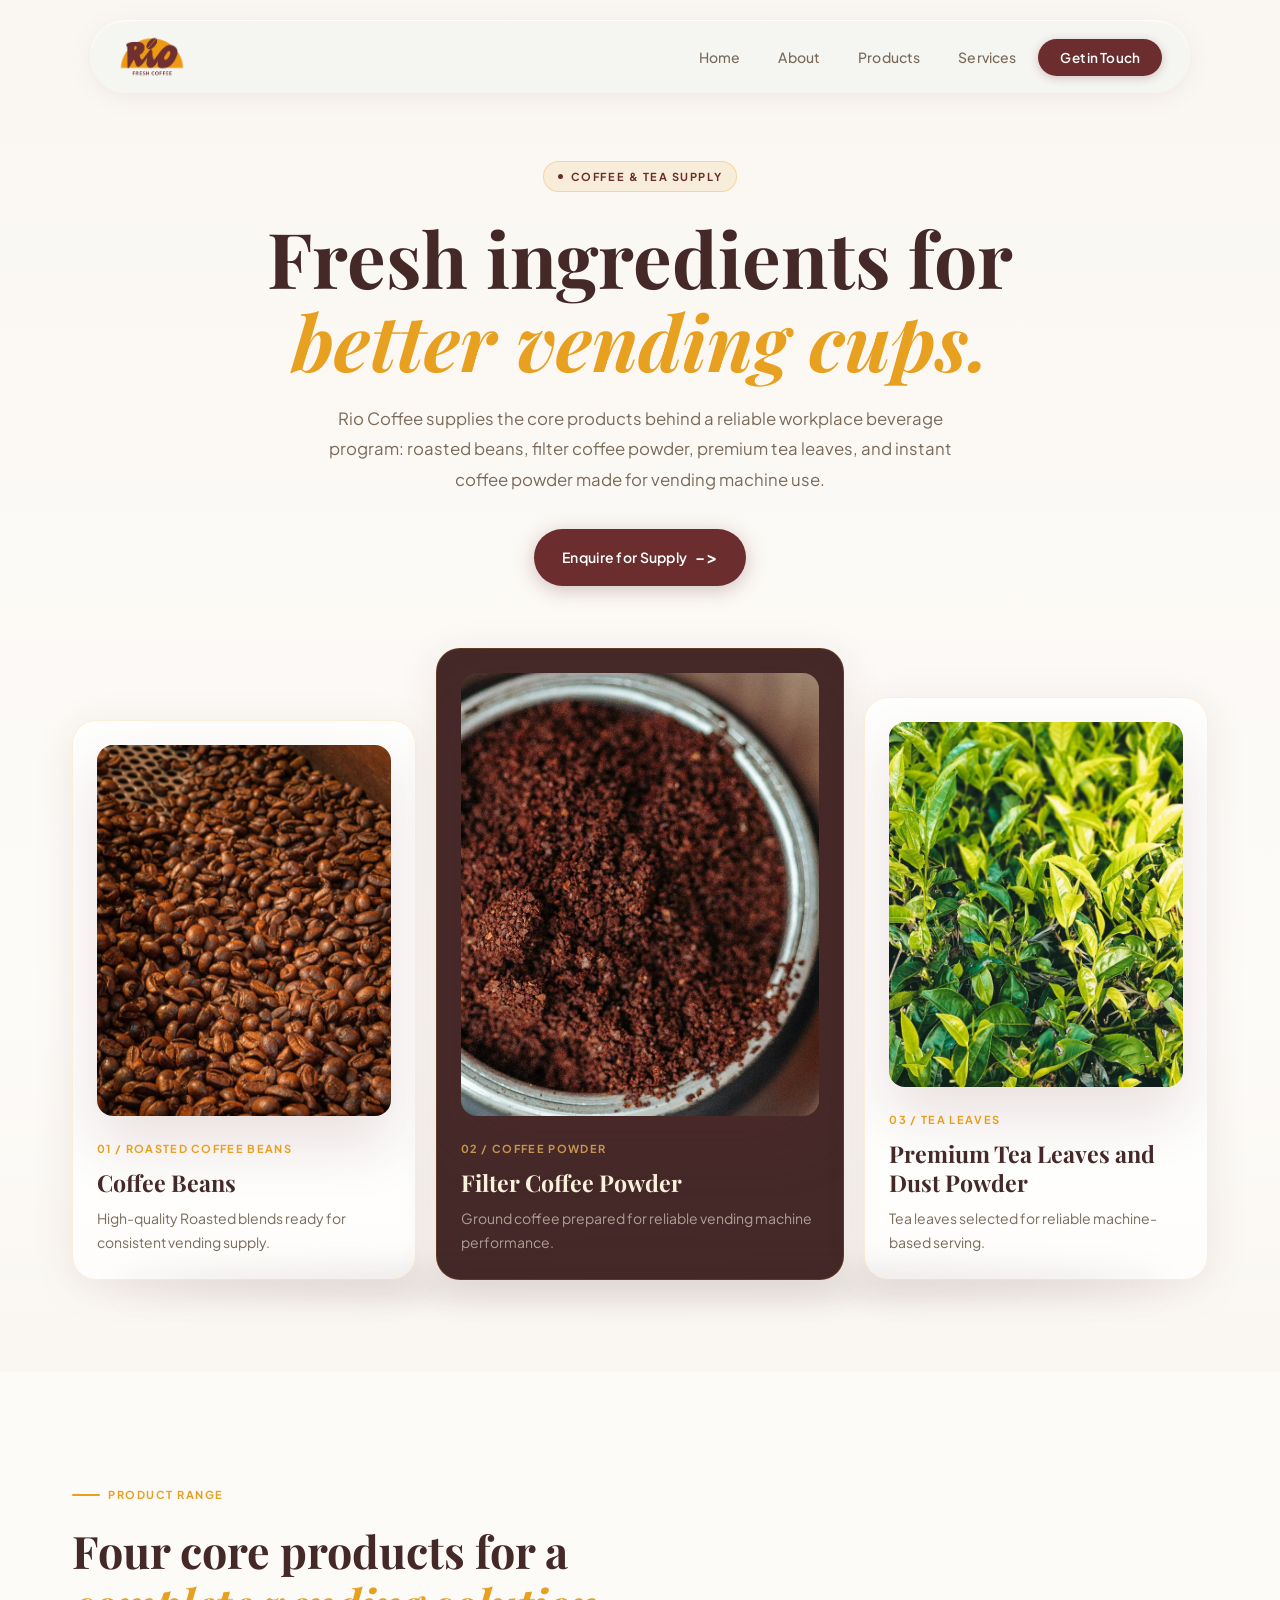
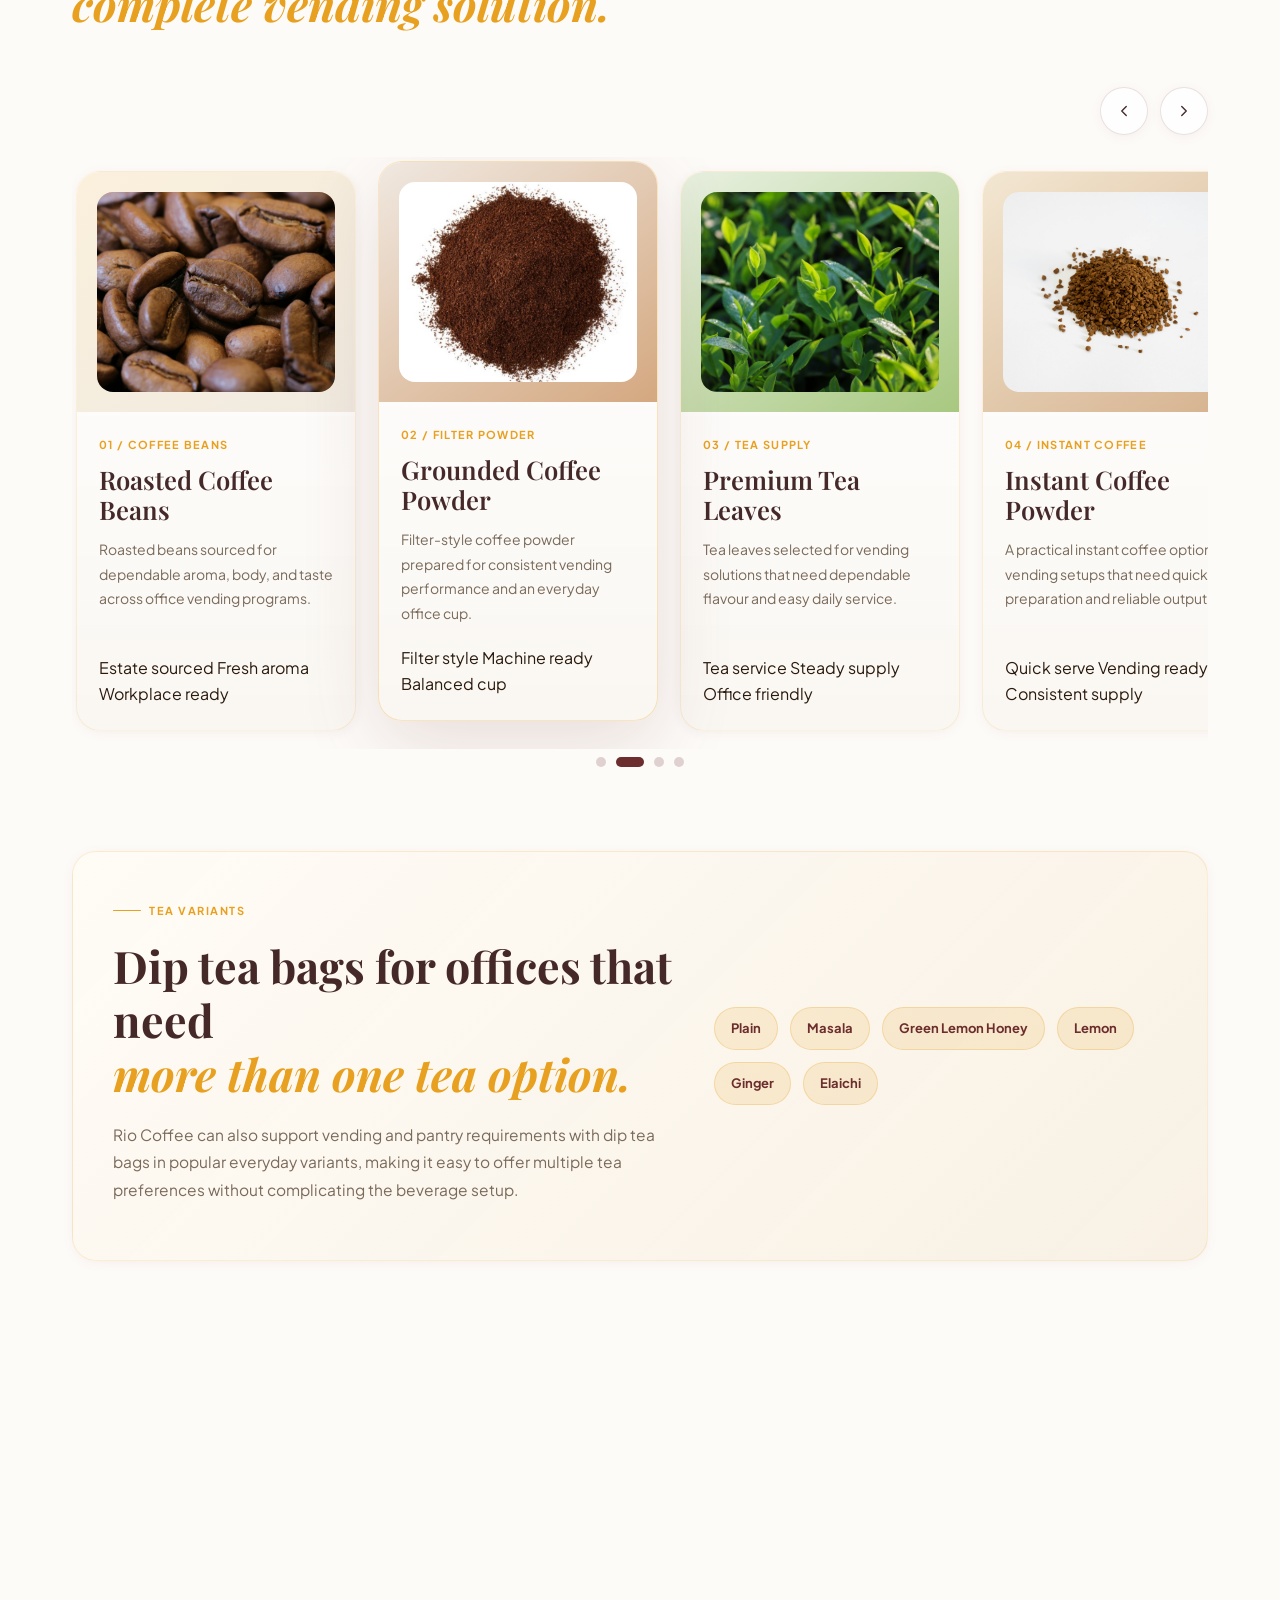
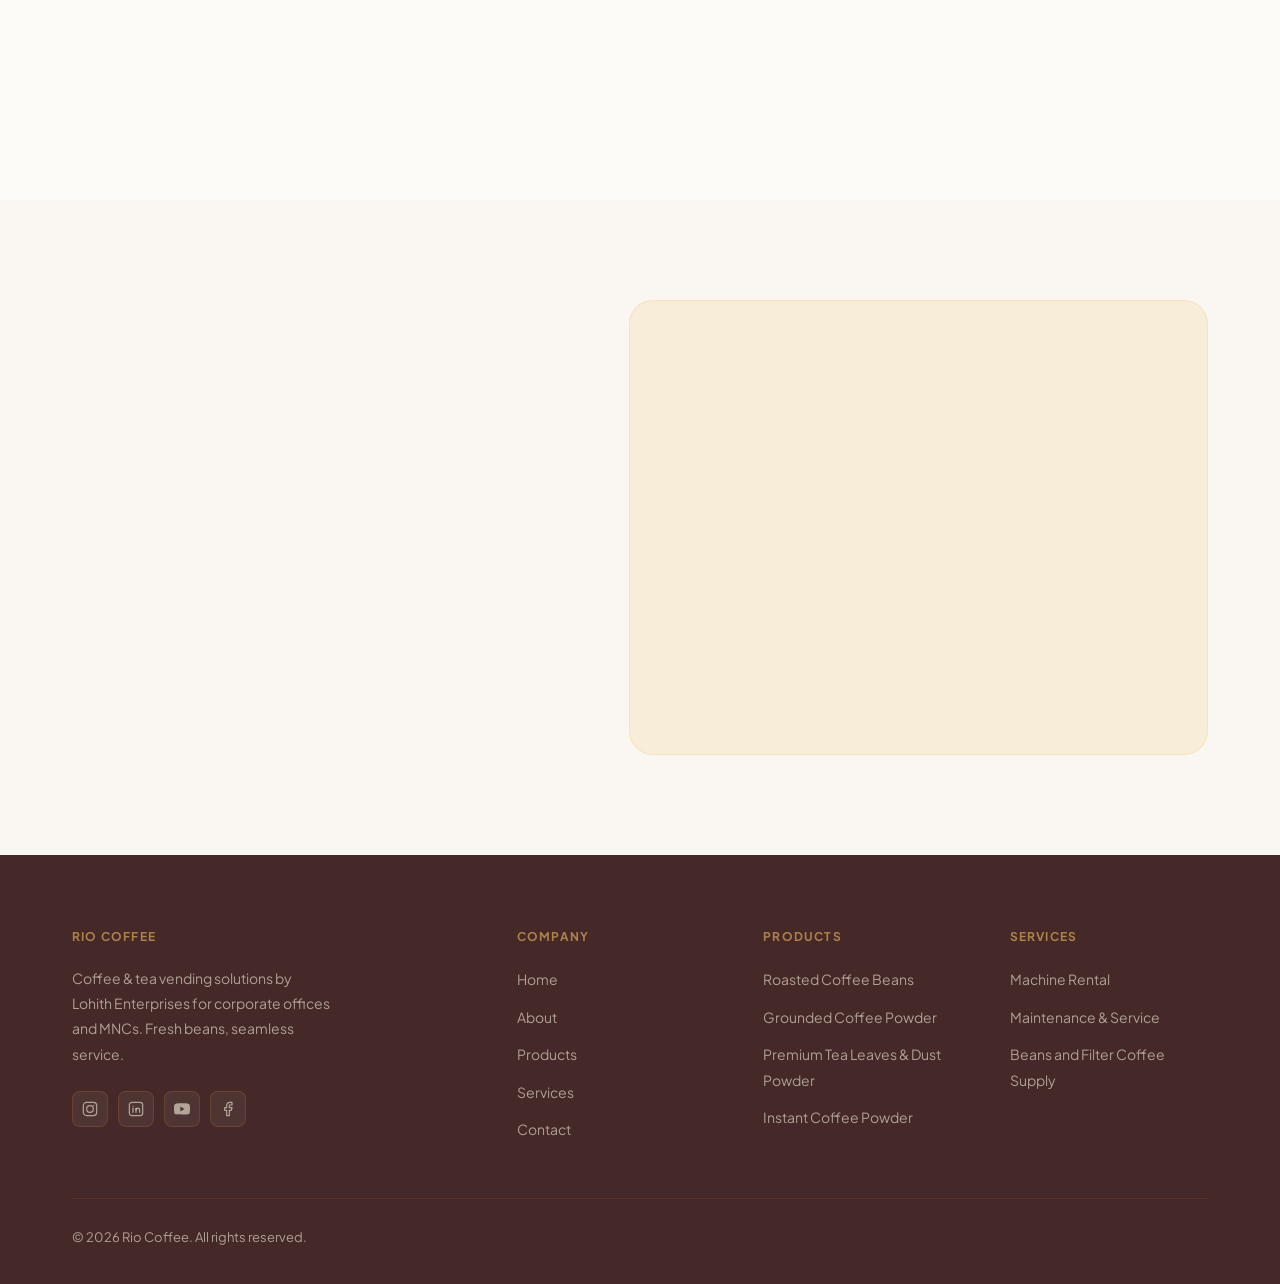
<file: pages/products.html>
<!DOCTYPE html>
<html lang="en">

<head>
  <meta charset="UTF-8" />
  <meta name="viewport" content="width=device-width, initial-scale=1.0" />
  <title>Products | Rio Fresh Coffee</title>
  <meta name="description"
    content="Explore Rio Fresh Coffee products including roasted coffee beans, filter coffee powder, premium tea leaves, instant coffee powder, dip tea bags, and beverage accompaniments for vending solutions." />
  <link rel="stylesheet" href="../css/style.css" />
  <link rel="stylesheet" href="../css/products.css" />
  <link rel="preconnect" href="https://fonts.googleapis.com" />
  <link rel="preconnect" href="https://fonts.gstatic.com" crossorigin />
</head>

<body>

  <div class="navbar-wrap">
    <nav class="navbar" role="navigation" aria-label="Main navigation">
      <a href="../index.html" class="navbar__logo" aria-label="Rio Fresh Coffee home">
        <img src="/assets/images/riocoffeelogo2.png" alt="Rio Fresh Coffee" />
      </a>
      <ul class="navbar__links" role="list">
        <li><a href="../index.html">Home</a></li>
        <li><a href="about.html">About</a></li>
        <li><a href="products.html" class="active">Products</a></li>
        <li><a href="services.html">Services</a></li>
        <li><a href="contact.html" class="navbar__cta">Get in Touch</a></li>
      </ul>
      <button class="navbar__burger" aria-label="Toggle menu" aria-expanded="false">
        <span></span><span></span><span></span>
      </button>
    </nav>
  </div>

  <main>
    <section class="products-hero" aria-label="Rio Coffee products">
      <div class="container">
        <div class="products-hero__intro">
          <div class="products-hero__eyebrow reveal">Coffee &amp; Tea Supply</div>
          <h1 class="products-hero__title reveal reveal-delay-1">
            Fresh ingredients for<br />
            <em>better vending cups.</em>
          </h1>
          <p class="products-hero__sub reveal reveal-delay-2">
            Rio Coffee supplies the core products behind a reliable workplace
            beverage program: roasted beans, filter coffee powder, premium tea
            leaves, and instant coffee powder made for vending machine use.
          </p>
          <a class="btn btn--primary reveal reveal-delay-3" href="contact.html">
            Enquire for Supply
            <span class="btn__arrow" aria-hidden="true">-&gt;</span>
          </a>
        </div>

        <div class="product-shelf reveal reveal-delay-2" aria-label="Product range preview">
          <article class="shelf-product shelf-product--raw">
            <div class="shelf-product__visual" aria-hidden="true">
              <img class="shelf-product__image" src="/assets/images/prod-coffeebeans.jpg" alt="" />
            </div>
            <div class="shelf-product__copy">
              <div class="shelf-product__label">01 / Roasted Coffee Beans</div>
              <h2 class="shelf-product__title">Coffee Beans</h2>
              <p>High-quality Roasted blends ready for consistent vending supply.</p>
            </div>
          </article>

          <article class="shelf-product shelf-product--powder">
            <div class="shelf-product__visual" aria-hidden="true">
              <img class="shelf-product__image" src="/assets/images/prod-filterpowder.jpg" alt="" />
            </div>
            <div class="shelf-product__copy">
              <div class="shelf-product__label">02 / Coffee Powder</div>
              <h2 class="shelf-product__title">Filter Coffee Powder</h2>
              <p>Ground coffee prepared for reliable vending machine performance.</p>
            </div>
          </article>

          <article class="shelf-product shelf-product--tea">
            <div class="shelf-product__visual" aria-hidden="true">
              <img class="shelf-product__image" src="/assets/images/prod-tealeaves.jpg" alt="" />
            </div>
            <div class="shelf-product__copy">
              <div class="shelf-product__label">03 / Tea Leaves</div>
              <h2 class="shelf-product__title">Premium Tea Leaves and Dust Powder</h2>
              <p>Tea leaves selected for reliable machine-based serving.</p>
            </div>
          </article>
        </div>
      </div>
    </section>

    <section class="products-main" aria-label="Product details">
      <div class="container">
        <div class="section-tag reveal">Product Range</div>
        <h2 class="section-heading reveal reveal-delay-1">
          Four core products for a<br /><em>complete vending solution.</em>
        </h2>

        <div class="products-carousel reveal reveal-delay-2" data-product-carousel>
          <div class="products-carousel__controls" aria-label="Product carousel controls">
            <button class="products-carousel__arrow" type="button" data-carousel-prev aria-label="Previous product">
              <svg viewBox="0 0 24 24" fill="none" stroke="currentColor" stroke-width="1.8" stroke-linecap="round"
                stroke-linejoin="round">
                <path d="M15 18l-6-6 6-6" />
              </svg>
            </button>
            <button class="products-carousel__arrow" type="button" data-carousel-next aria-label="Next product">
              <svg viewBox="0 0 24 24" fill="none" stroke="currentColor" stroke-width="1.8" stroke-linecap="round"
                stroke-linejoin="round">
                <path d="M9 18l6-6-6-6" />
              </svg>
            </button>
          </div>

          <div class="products-carousel__track" data-carousel-track>
            <article class="product-card product-card--active">
              <div class="product-card__media">
                <img class="product-card__image" src="/assets/images/bean3.jpg" alt="Roasted coffee beans" />
              </div>
              <div class="product-card__content">
                <div class="product-card__label">01 / Coffee Beans</div>
                <h3 class="product-card__title">Roasted Coffee Beans</h3>
                <p class="product-card__text">
                  Roasted beans sourced for dependable aroma, body, and taste across office vending programs.
                </p>
                <div class="product-tags" aria-label="Roasted coffee bean qualities">
                  <span>Estate sourced</span>
                  <span>Fresh aroma</span>
                  <span>Workplace ready</span>
                </div>
              </div>
            </article>

            <article class="product-card product-card--powder">
              <div class="product-card__media">
                <img class="product-card__image" src="/assets/images/coffeepowder3.jpg" alt="Filter coffee powder" />
              </div>
              <div class="product-card__content">
                <div class="product-card__label">02 / Filter Powder</div>
                <h3 class="product-card__title">Grounded Coffee Powder</h3>
                <p class="product-card__text">
                  Filter-style coffee powder prepared for consistent vending performance and an everyday office cup.
                </p>
                <div class="product-tags" aria-label="Filter coffee powder qualities">
                  <span>Filter style</span>
                  <span>Machine ready</span>
                  <span>Balanced cup</span>
                </div>
              </div>
            </article>

            <article class="product-card product-card--tea">
              <div class="product-card__media">
                <img class="product-card__image" src="/assets/images/tealeaves3.jpg" alt="Premium tea leaves" />
              </div>
              <div class="product-card__content">
                <div class="product-card__label">03 / Tea Supply</div>
                <h3 class="product-card__title">Premium Tea Leaves</h3>
                <p class="product-card__text">
                  Tea leaves selected for vending solutions that need dependable flavour and easy daily service.
                </p>
                <div class="product-tags" aria-label="Premium tea leaf qualities">
                  <span>Tea service</span>
                  <span>Steady supply</span>
                  <span>Office friendly</span>
                </div>
              </div>
            </article>

            <article class="product-card product-card--instant">
              <div class="product-card__media">
                <img class="product-card__image" src="/assets/images/instantcoffee.jpg"
                  alt="Instant coffee powder" />
              </div>
              <div class="product-card__content">
                <div class="product-card__label">04 / Instant Coffee</div>
                <h3 class="product-card__title">Instant Coffee Powder</h3>
                <p class="product-card__text">
                  A practical instant coffee option for vending setups that need quick preparation and reliable output.
                </p>
                <div class="product-tags" aria-label="Instant coffee powder qualities">
                  <span>Quick serve</span>
                  <span>Vending ready</span>
                  <span>Consistent supply</span>
                </div>
              </div>
            </article>
          </div>

          <div class="products-carousel__dots" aria-label="Product positions">
            <button type="button" class="products-carousel__dot is-active" data-carousel-dot="0"
              aria-label="Go to product 1"></button>
            <button type="button" class="products-carousel__dot" data-carousel-dot="1"
              aria-label="Go to product 2"></button>
            <button type="button" class="products-carousel__dot" data-carousel-dot="2"
              aria-label="Go to product 3"></button>
            <button type="button" class="products-carousel__dot" data-carousel-dot="3"
              aria-label="Go to product 4"></button>
          </div>
        </div>
      </div>
    </section>

    <section class="tea-feature-section" aria-label="Dip tea bags">
      <div class="container">
        <article class="tea-feature-card reveal">
          <div class="tea-feature-card__copy">
            <div class="section-tag">Tea Variants</div>
            <h2 class="section-heading">
              Dip tea bags for offices that need<br /><em>more than one tea option.</em>
            </h2>
            <p class="section-body">
              Rio Coffee can also support vending and pantry requirements with dip tea bags in popular everyday
              variants,
              making it easy to offer multiple tea preferences without complicating the beverage setup.
            </p>
          </div>
          <div class="tea-feature-card__variants" aria-label="Dip tea bag variants">
            <span>Plain</span>
            <span>Masala</span>
            <span>Green Lemon Honey</span>
            <span>Lemon</span>
            <span>Ginger</span>
            <span>Elaichi</span>
          </div>
        </article>
      </div>
    </section>

    <section class="accompaniments-section" aria-label="Vending accompaniments">
      <div class="container">
        <div class="section-tag reveal">Vending Accompaniments</div>
        <h2 class="section-heading reveal reveal-delay-1">
          Everything that comes<br /><em>with the cup.</em>
        </h2>

        <div class="accompaniments-grid">
          <article class="accompaniment-card reveal">
            <div class="accompaniment-card__icon" aria-hidden="true">
              <svg viewBox="0 0 24 24" fill="none" stroke="currentColor" stroke-width="1.8" stroke-linecap="round"
                stroke-linejoin="round">
                <path d="M7 5h10l1 14H6L7 5z" />
                <path d="M9 5a3 3 0 0 1 6 0" />
              </svg>
            </div>
            <h3 class="accompaniment-card__title">Sugar Sachets</h3>
          </article>

          <article class="accompaniment-card reveal reveal-delay-1">
            <div class="accompaniment-card__icon" aria-hidden="true">
              <svg viewBox="0 0 24 24" fill="none" stroke="currentColor" stroke-width="1.8" stroke-linecap="round"
                stroke-linejoin="round">
                <path d="M8 5h8l2 7-6 7-6-7 2-7z" />
                <path d="M9.5 9.5h5" />
              </svg>
            </div>
            <h3 class="accompaniment-card__title">Jaggery Sachets</h3>
          </article>

          <article class="accompaniment-card reveal reveal-delay-2">
            <div class="accompaniment-card__icon" aria-hidden="true">
              <svg viewBox="0 0 24 24" fill="none" stroke="currentColor" stroke-width="1.8" stroke-linecap="round"
                stroke-linejoin="round">
                <path d="M7 6h10v12H7z" />
                <path d="M7 10h10" />
                <path d="M10 14h4" />
              </svg>
            </div>
            <h3 class="accompaniment-card__title">Refined Sugar</h3>
          </article>

          <article class="accompaniment-card reveal reveal-delay-3">
            <div class="accompaniment-card__icon" aria-hidden="true">
              <svg viewBox="0 0 24 24" fill="none" stroke="currentColor" stroke-width="1.8" stroke-linecap="round"
                stroke-linejoin="round">
                <path d="M8 4h8l3 5v9a2 2 0 0 1-2 2H7a2 2 0 0 1-2-2V9l3-5z" />
                <path d="M9 12h6" />
              </svg>
            </div>
            <h3 class="accompaniment-card__title">Horlicks &amp; Boost</h3>
          </article>

          <article class="accompaniment-card reveal">
            <div class="accompaniment-card__icon" aria-hidden="true">
              <svg viewBox="0 0 24 24" fill="none" stroke="currentColor" stroke-width="1.6" stroke-linecap="round"
                stroke-linejoin="round">
                <!-- stirrer stick -->
                <line x1="12" y1="3" x2="12" y2="18" />
                <!-- flat paddle at bottom -->
                <ellipse cx="12" cy="19.5" rx="3" ry="1.5" />
              </svg>
            </div>
            <h3 class="accompaniment-card__title">Wooden Stirrers</h3>
          </article>
        </div>
      </div>
    </section>

    <section class="quality-section" aria-label="Product quality approach">
      <div class="container quality-grid">
        <div>
          <div class="section-tag reveal">Why It Matters</div>
          <h2 class="section-heading reveal reveal-delay-1">
            Good vending starts with<br /><em>good ingredients.</em>
          </h2>
          <p class="section-body reveal reveal-delay-2">
            For Rio Coffee, the product range supports the service promise:
            fresh taste, dependable supply, and beverages that feel consistent
            for employees and visitors throughout the day.
          </p>
        </div>

        <div class="quality-list">
          <article class="quality-item reveal">
            <div class="quality-item__num">01</div>
            <div>
              <h3 class="quality-item__title">Freshness Focus</h3>
              <p class="quality-item__text">
                Products are positioned around freshness, aroma, and a reliable
                cup experience for workplace vending.
              </p>
            </div>
          </article>
          <article class="quality-item reveal reveal-delay-1">
            <div class="quality-item__num">02</div>
            <div>
              <h3 class="quality-item__title">Vending Compatibility</h3>
              <p class="quality-item__text">
                Coffee and tea supplies are selected to support vending machine
                operation and everyday office consumption.
              </p>
            </div>
          </article>
          <article class="quality-item reveal reveal-delay-2">
            <div class="quality-item__num">03</div>
            <div>
              <h3 class="quality-item__title">Simple Product Range</h3>
              <p class="quality-item__text">
                The current page keeps the range clear and client-ready, with
                space to add variants, pack sizes, and sourcing notes after the
                client confirms them.
              </p>
            </div>
          </article>
        </div>
      </div>
    </section>
  </main>

  <footer class="footer" aria-label="Site footer">
    <div class="container">
      <div class="footer__grid">

        <div class="footer__brand">
          <div class="footer__col-title">Rio Coffee</div>
          <p class="footer__brand-desc">
            Coffee &amp; tea vending solutions by Lohith Enterprises for
            corporate offices and MNCs. Fresh beans, seamless service.
          </p>
          <div class="footer__social" aria-label="Social media links">
            <a href="https://www.instagram.com/riocoffeevending/" target="_blank" aria-label="Instagram">
              <svg width="16" height="16" viewBox="0 0 24 24" fill="none" stroke="currentColor" stroke-width="1.8"
                stroke-linecap="round" stroke-linejoin="round">
                <rect x="2" y="2" width="20" height="20" rx="5" />
                <circle cx="12" cy="12" r="5" />
                <circle cx="17.5" cy="6.5" r="1" fill="currentColor" stroke="none" />
              </svg>
            </a>
            <a href="https://www.linkedin.com/in/rio-coffee-vending-373a12408/" target="_blank" aria-label="LinkedIn">
              <svg width="16" height="16" viewBox="0 0 24 24" fill="none" stroke="currentColor" stroke-width="1.8"
                stroke-linecap="round" stroke-linejoin="round">
                <rect x="2" y="2" width="20" height="20" rx="4" />
                <circle cx="7.5" cy="8" r="1" fill="currentColor" stroke="none" />
                <path d="M7.5 11v6" />
                <path d="M12 17v-6" />
                <path d="M12 13.5c0-1.6 1.1-2.7 2.6-2.7 1.7 0 2.9 1.1 2.9 3.3V17" />
              </svg>
            </a>
            <a href="https://youtube.com/@riocoffeevending?si=LHRi_PMVC-I4I030" target="_blank" aria-label="YouTube">
              <svg width="16" height="16" viewBox="0 0 24 24" fill="currentColor" stroke="none">
                <path
                  d="M23.498 6.186a3.016 3.016 0 0 0-2.122-2.136C19.505 3.545 12 3.545 12 3.545s-7.505 0-9.377.505A3.017 3.017 0 0 0 .502 6.186C0 8.07 0 12 0 12s0 3.93.502 5.814a3.016 3.016 0 0 0 2.122 2.136c1.871.505 9.376.505 9.376.505s7.505 0 9.377-.505a3.015 3.015 0 0 0 2.122-2.136C24 15.93 24 12 24 12s0-3.93-.502-5.814zM9.545 15.568V8.432L15.818 12l-6.273 3.568z" />
              </svg>
            </a>
            <a href="#" target="_blank" aria-label="Facebook">
              <svg width="16" height="16" viewBox="0 0 24 24" fill="none" stroke="currentColor" stroke-width="1.8"
                stroke-linecap="round" stroke-linejoin="round">
                <path d="M18 2h-3a5 5 0 0 0-5 5v3H7v4h3v8h4v-8h3l1-4h-4V7a1 1 0 0 1 1-1h3z" />
              </svg>
            </a>
          </div>
        </div>

        <div class="footer__col">
          <div class="footer__col-title">Company</div>
          <ul class="footer__links" role="list">
            <li><a href="../index.html">Home</a></li>
            <li><a href="about.html">About</a></li>
            <li><a href="products.html">Products</a></li>
            <li><a href="services.html">Services</a></li>
            <li><a href="contact.html">Contact</a></li>
          </ul>
        </div>

        <div class="footer__col">
          <div class="footer__col-title">Products</div>
          <ul class="footer__links" role="list">
            <li><a href="products.html">Roasted Coffee Beans</a></li>
            <li><a href="products.html">Grounded Coffee Powder</a></li>
            <li><a href="products.html">Premium Tea Leaves & Dust Powder</a></li>
            <li><a href="products.html">Instant Coffee Powder</a></li>
          </ul>
        </div>

        <div class="footer__col">
          <div class="footer__col-title">Services</div>
          <ul class="footer__links" role="list">
            <li><a href="services.html">Machine Rental</a></li>
            <li><a href="services.html">Maintenance & Service</a></li>
            <li><a href="services.html">Beans and Filter Coffee Supply</a></li>
          </ul>
        </div>

      </div>
      <div class="footer__bottom">
        <span>&copy; 2026 Rio Coffee. All rights reserved.</span>
      </div>
    </div>
  </footer>

  <script src="/js/main.js"></script>
</body>

</html>
</file>
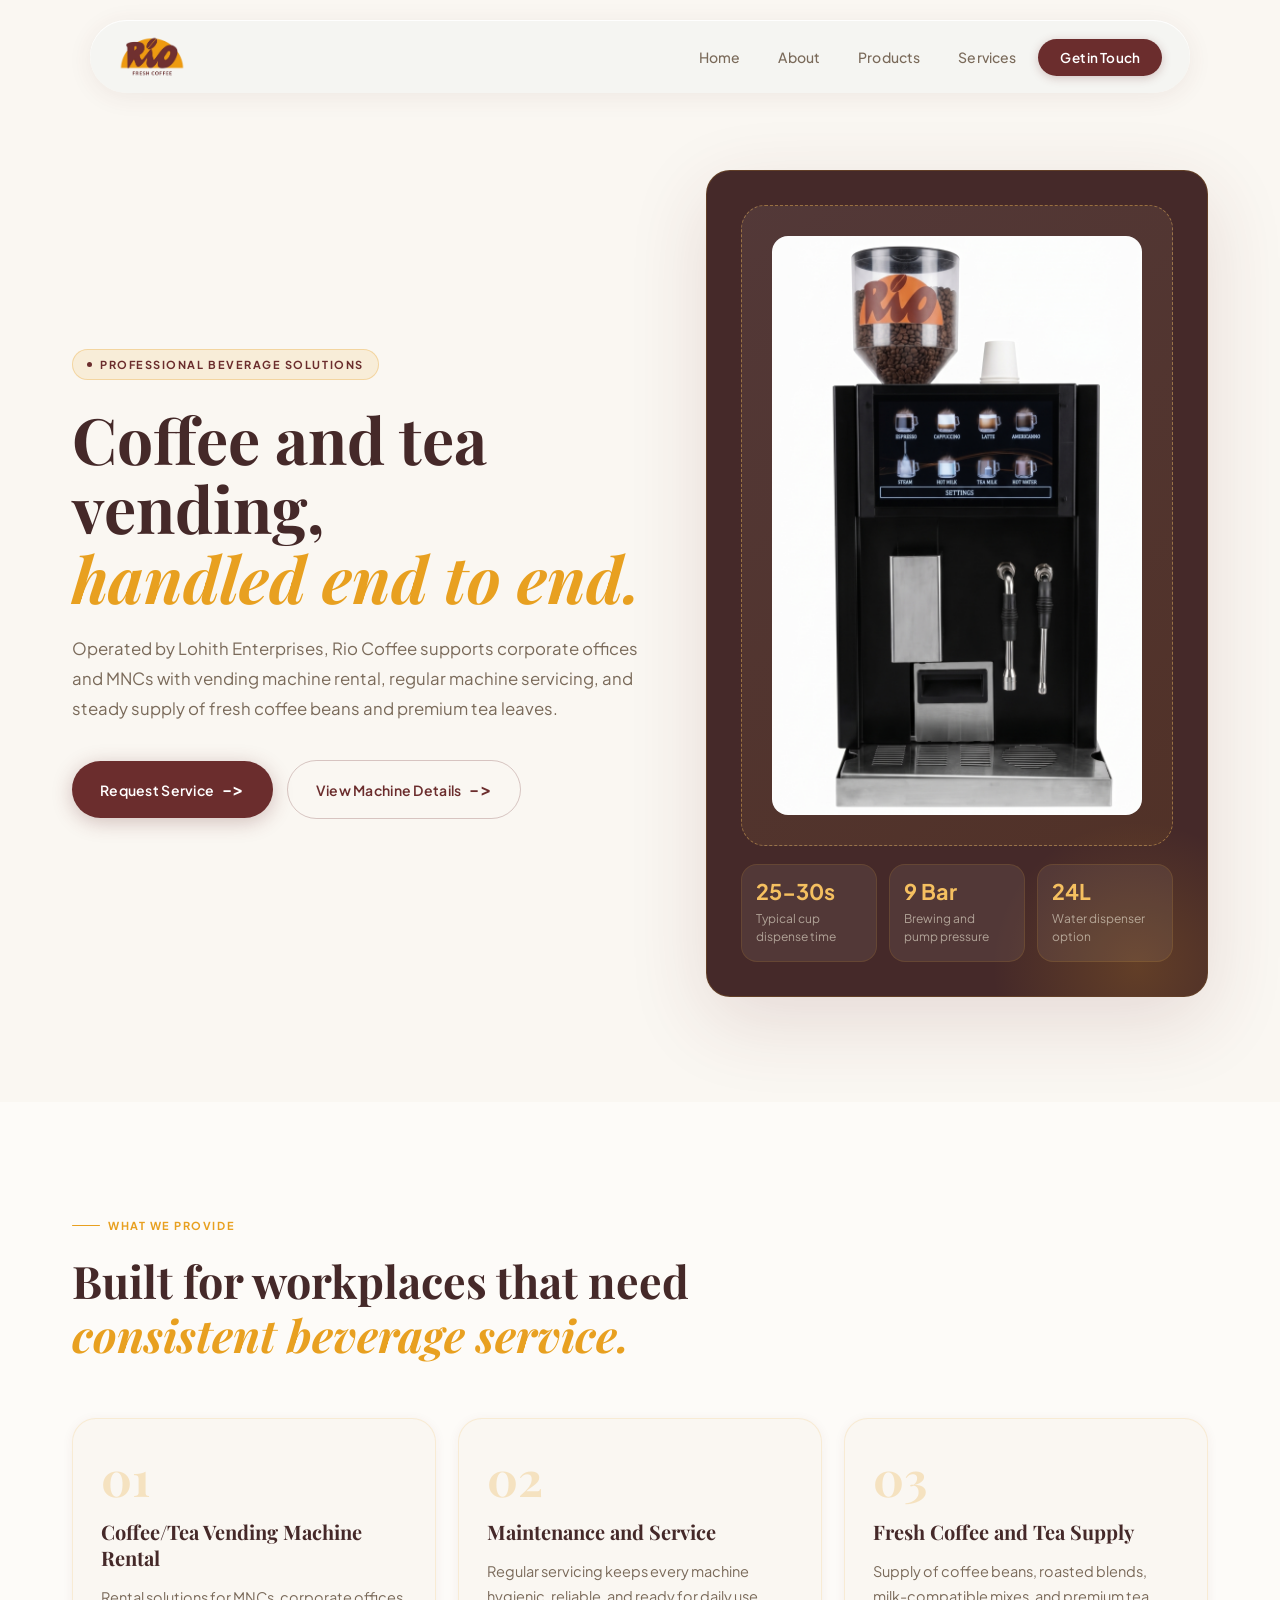
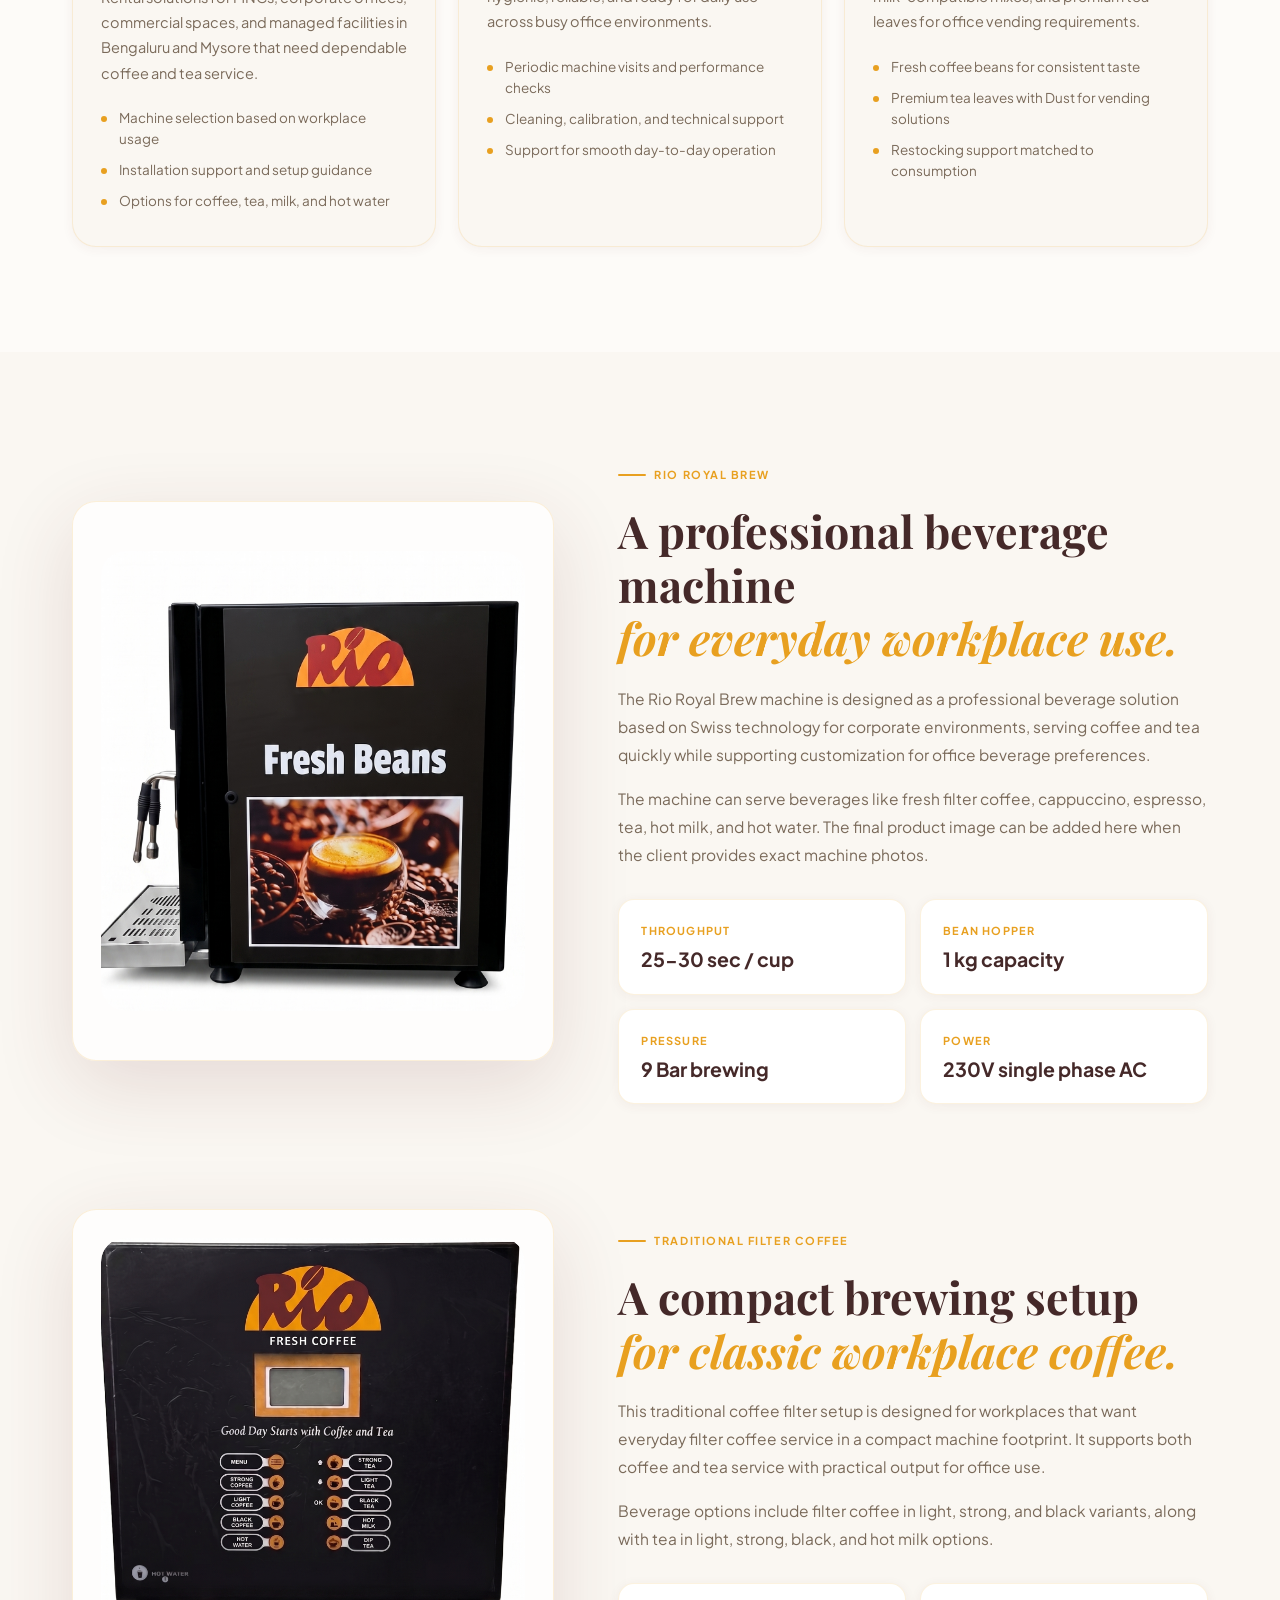
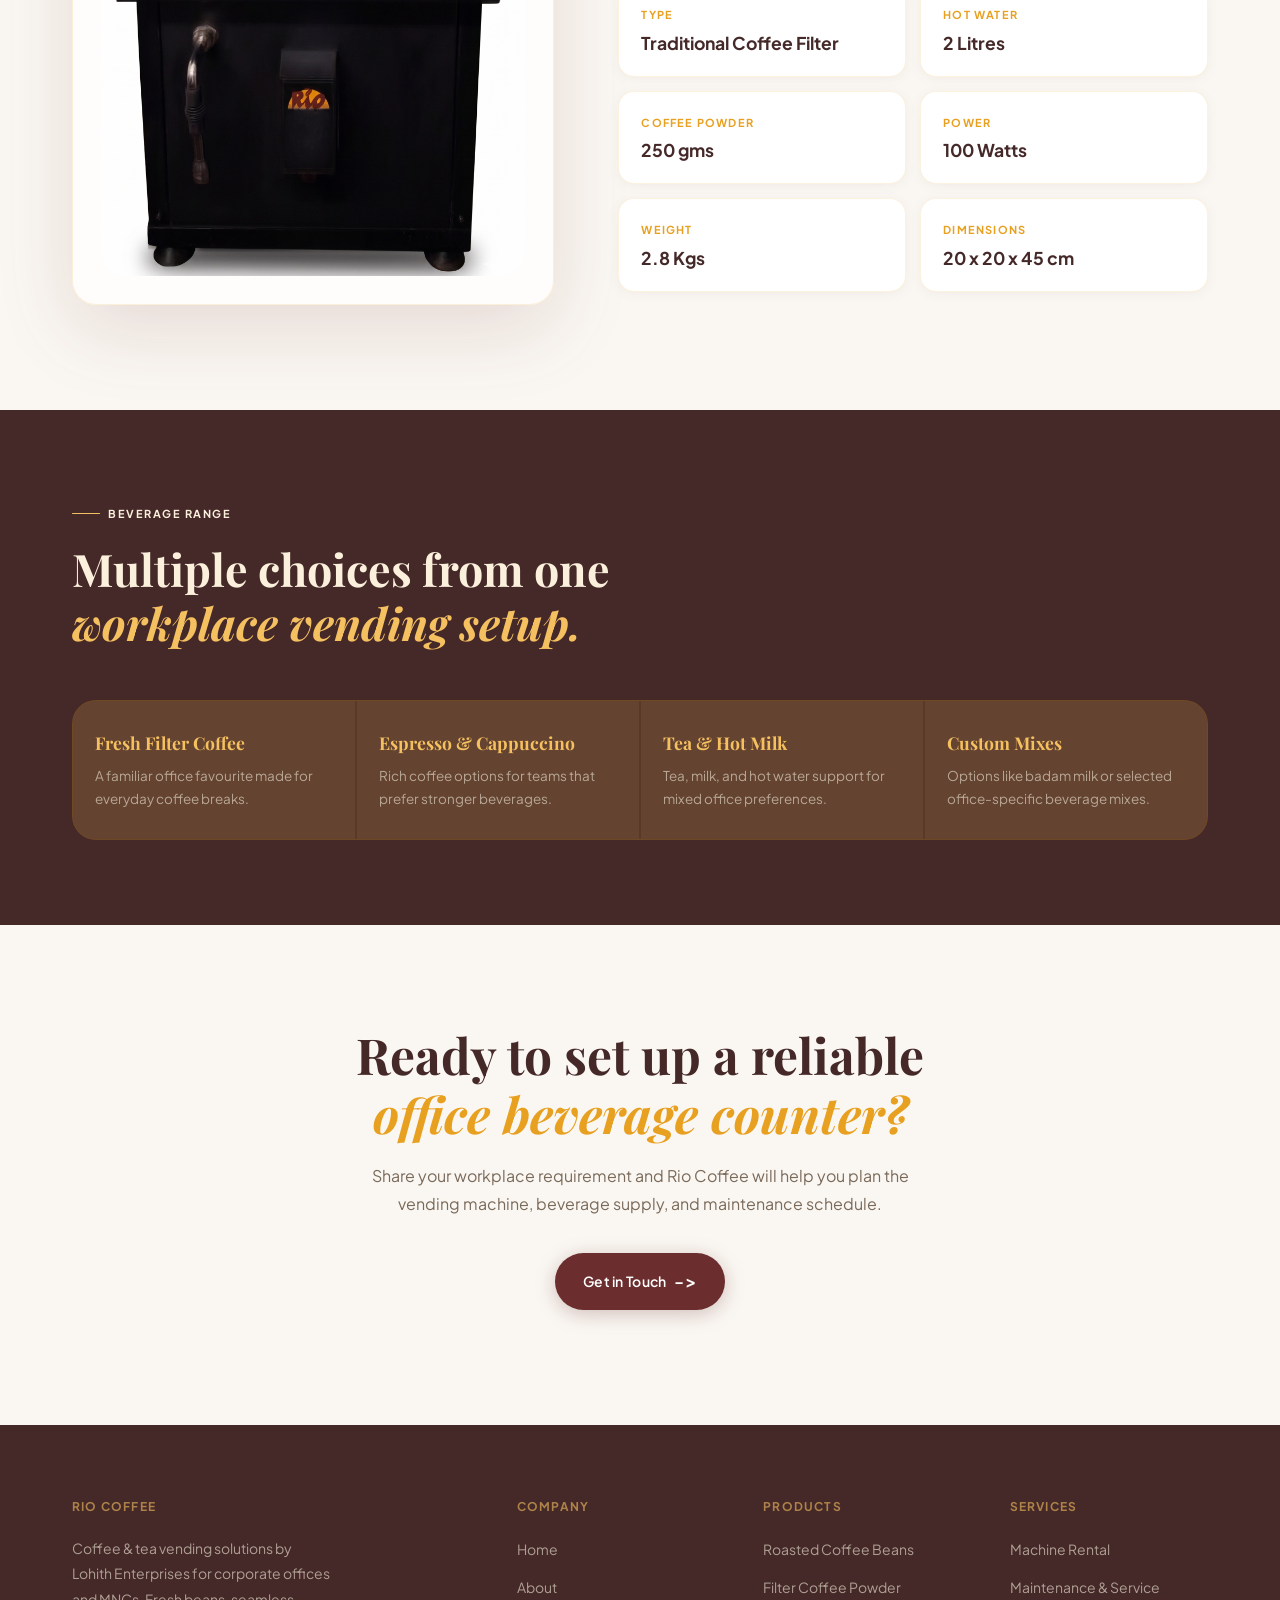
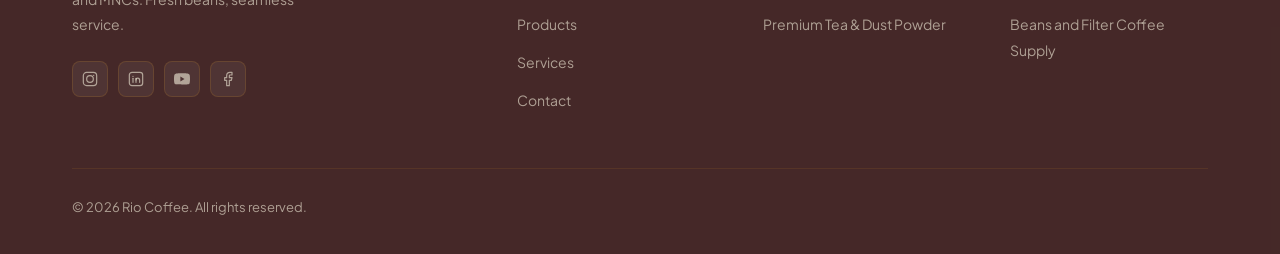
<file: pages/services.html>
<!DOCTYPE html>
<html lang="en">

<head>
  <meta charset="UTF-8" />
  <meta name="viewport" content="width=device-width, initial-scale=1.0" />
  <title>Services | Rio Fresh Coffee</title>
  <meta name="description"
    content="Rio Fresh Coffee provides coffee and tea vending machine rentals, regular maintenance, and fresh coffee bean and tea leaf supply for MNCs and corporate offices." />
  <link rel="stylesheet" href="../css/style.css" />
  <link rel="stylesheet" href="../css/services.css" />
  <link rel="preconnect" href="https://fonts.googleapis.com" />
  <link rel="preconnect" href="https://fonts.gstatic.com" crossorigin />
</head>

<body>

  <div class="navbar-wrap">
    <nav class="navbar" role="navigation" aria-label="Main navigation">
      <a href="../index.html" class="navbar__logo" aria-label="Rio Fresh Coffee home">
        <img src="/assets/images/riocoffeelogo2.png" alt="Rio Fresh Coffee" />
      </a>
      <ul class="navbar__links" role="list">
        <li><a href="../index.html">Home</a></li>
        <li><a href="about.html">About</a></li>
        <li><a href="products.html">Products</a></li>
        <li><a href="services.html" class="active">Services</a></li>
        <li><a href="contact.html" class="navbar__cta">Get in Touch</a></li>
      </ul>
      <button class="navbar__burger" aria-label="Toggle menu" aria-expanded="false">
        <span></span><span></span><span></span>
      </button>
    </nav>
  </div>

  <main>
    <section class="services-hero" aria-label="Rio Coffee services">
      <div class="container services-hero__grid">
        <div class="services-hero__content">
          <div class="services-hero__eyebrow reveal">Professional Beverage Solutions</div>
          <h1 class="services-hero__title reveal reveal-delay-1">
            Coffee and tea vending,<br />
            <em>handled end to end.</em>
          </h1>
          <p class="services-hero__sub reveal reveal-delay-2">
            Operated by Lohith Enterprises, Rio Coffee supports corporate
            offices and MNCs with vending machine rental, regular machine
            servicing, and steady supply of fresh coffee beans and premium tea leaves.
          </p>
          <div class="services-hero__actions reveal reveal-delay-3">
            <a class="btn btn--primary" href="contact.html">
              Request Service
              <span class="btn__arrow" aria-hidden="true">-&gt;</span>
            </a>
            <a class="btn btn--ghost1" href="#machine">
              View Machine Details
              <span class="btn__arrow" aria-hidden="true">-&gt;</span>
            </a>
          </div>
        </div>

        <div class="machine-showcase reveal reveal-delay-2" aria-label="Rio vending machine preview">
          <div class="machine-showcase__placeholder">
            <img class="machine-showcase__image" src="/assets/images/rio-vend1.png"
              alt="Rio coffee and tea vending machine" />
          </div>
          <div class="machine-showcase__caption">
            <div class="machine-stat">
              <div class="machine-stat__value">25-30s</div>
              <div class="machine-stat__label">Typical cup dispense time</div>
            </div>
            <div class="machine-stat">
              <div class="machine-stat__value">9 Bar</div>
              <div class="machine-stat__label">Brewing and pump pressure</div>
            </div>
            <div class="machine-stat">
              <div class="machine-stat__value">24L</div>
              <div class="machine-stat__label">Water dispenser option</div>
            </div>
          </div>
        </div>
      </div>
    </section>

    <section class="services-overview" aria-label="Service overview">
      <div class="container">
        <div class="section-tag reveal">What We Provide</div>
        <h2 class="section-heading reveal reveal-delay-1">
          Built for workplaces that need<br /><em>consistent beverage service.</em>
        </h2>

        <div class="service-list">
          <article class="service-detail reveal">
            <div class="service-detail__num">01</div>
            <h3 class="service-detail__title">Coffee/Tea Vending Machine Rental</h3>
            <p class="service-detail__text">
              Rental solutions for MNCs, corporate offices, commercial spaces,
              and managed facilities in Bengaluru and Mysore that need dependable
              coffee and tea service.
            </p>
            <ul class="service-detail__points">
              <li>Machine selection based on workplace usage</li>
              <li>Installation support and setup guidance</li>
              <li>Options for coffee, tea, milk, and hot water</li>
            </ul>
          </article>

          <article class="service-detail reveal reveal-delay-1">
            <div class="service-detail__num">02</div>
            <h3 class="service-detail__title">Maintenance and Service</h3>
            <p class="service-detail__text">
              Regular servicing keeps every machine hygienic, reliable, and
              ready for daily use across busy office environments.
            </p>
            <ul class="service-detail__points">
              <li>Periodic machine visits and performance checks</li>
              <li>Cleaning, calibration, and technical support</li>
              <li>Support for smooth day-to-day operation</li>
            </ul>
          </article>

          <article class="service-detail reveal reveal-delay-2">
            <div class="service-detail__num">03</div>
            <h3 class="service-detail__title">Fresh Coffee and Tea Supply</h3>
            <p class="service-detail__text">
              Supply of coffee beans, roasted blends, milk-compatible mixes,
              and premium tea leaves for office vending requirements.
            </p>
            <ul class="service-detail__points">
              <li>Fresh coffee beans for consistent taste</li>
              <li>Premium tea leaves with Dust for vending solutions</li>
              <li>Restocking support matched to consumption</li>
            </ul>
          </article>
        </div>
      </div>
    </section>

    <section class="machine-section" id="machine" aria-label="Vending machine details">
      <div class="container machine-grid">
        <div class="machine-image-frame reveal">
          <div class="machine-image-frame__inner">
            <img class="machine-image-frame__image" src="/assets/images/rio-vend5.png"
              alt="Rio Royal Brew vending machine details" />
          </div>
        </div>

        <div class="machine-content">
          <div class="section-tag reveal">Rio Royal Brew</div>
          <h2 class="section-heading reveal reveal-delay-1">
            A professional beverage machine<br /><em>for everyday workplace use.</em>
          </h2>
          <p class="section-body reveal reveal-delay-2">
            The Rio Royal Brew machine is designed as a professional beverage
            solution based on Swiss technology for corporate environments,
            serving coffee and tea quickly while supporting customization for
            office beverage preferences.
          </p>
          <p class="section-body reveal reveal-delay-2">
            The machine can serve beverages like fresh filter coffee, cappuccino,
            espresso, tea, hot milk, and hot water. The final product image can
            be added here when the client provides exact machine photos.
          </p>

          <div class="spec-grid">
            <div class="spec-card reveal">
              <div class="spec-card__label">Throughput</div>
              <div class="spec-card__value">25-30 sec / cup</div>
            </div>
            <div class="spec-card reveal reveal-delay-1">
              <div class="spec-card__label">Bean Hopper</div>
              <div class="spec-card__value">1 kg capacity</div>
            </div>
            <div class="spec-card reveal reveal-delay-2">
              <div class="spec-card__label">Pressure</div>
              <div class="spec-card__value">9 Bar brewing</div>
            </div>
            <div class="spec-card reveal reveal-delay-3">
              <div class="spec-card__label">Power</div>
              <div class="spec-card__value">230V single phase AC</div>
            </div>
          </div>
        </div>
      </div>
    </section>

    <section class="machine-section machine-section--compact" aria-label="Traditional filter coffee machine details">
      <div class="container machine-grid machine-grid--compact">
        <div class="machine-image-frame machine-image-frame--compact reveal">
          <div class="machine-image-frame__inner machine-image-frame__inner--compact">
            <img class="machine-image-frame__image machine-image-frame__image--compact"
              src="/assets/images/filtercoffee.png"
              alt="Traditional filter coffee machine details" />
          </div>
        </div>

        <div class="machine-content">
          <div class="section-tag reveal">Traditional Filter Coffee</div>
          <h2 class="section-heading reveal reveal-delay-1">
            A compact brewing setup<br /><em>for classic workplace coffee.</em>
          </h2>
          <p class="section-body reveal reveal-delay-2">
            This traditional coffee filter setup is designed for workplaces that
            want everyday filter coffee service in a compact machine footprint.
            It supports both coffee and tea service with practical output for office use.
          </p>
          <p class="section-body reveal reveal-delay-2">
            Beverage options include filter coffee in light, strong, and black
            variants, along with tea in light, strong, black, and hot milk options.
          </p>

          <div class="spec-grid spec-grid--compact">
            <div class="spec-card reveal">
              <div class="spec-card__label">Type</div>
              <div class="spec-card__value">Traditional Coffee Filter</div>
            </div>
            <div class="spec-card reveal reveal-delay-1">
              <div class="spec-card__label">Hot Water</div>
              <div class="spec-card__value">2 Litres</div>
            </div>
            <div class="spec-card reveal reveal-delay-2">
              <div class="spec-card__label">Coffee Powder</div>
              <div class="spec-card__value">250 gms</div>
            </div>
            <div class="spec-card reveal reveal-delay-3">
              <div class="spec-card__label">Power</div>
              <div class="spec-card__value">100 Watts</div>
            </div>
            <div class="spec-card reveal">
              <div class="spec-card__label">Weight</div>
              <div class="spec-card__value">2.8 Kgs</div>
            </div>
            <div class="spec-card reveal reveal-delay-1">
              <div class="spec-card__label">Dimensions</div>
              <div class="spec-card__value">20 x 20 x 45 cm</div>
            </div>
          </div>
        </div>
      </div>
    </section>

    <section class="beverage-strip" aria-label="Beverage options">
      <div class="container">
        <div class="section-tag reveal">Beverage Range</div>
        <h2 class="section-heading reveal reveal-delay-1">
          Multiple choices from one<br /><em>workplace vending setup.</em>
        </h2>

        <div class="beverage-grid">
          <article class="beverage-item reveal">
            <h3 class="beverage-item__title">Fresh Filter Coffee</h3>
            <p class="beverage-item__text">A familiar office favourite made for everyday coffee breaks.</p>
          </article>
          <article class="beverage-item reveal reveal-delay-1">
            <h3 class="beverage-item__title">Espresso &amp; Cappuccino</h3>
            <p class="beverage-item__text">Rich coffee options for teams that prefer stronger beverages.</p>
          </article>
          <article class="beverage-item reveal reveal-delay-2">
            <h3 class="beverage-item__title">Tea &amp; Hot Milk</h3>
            <p class="beverage-item__text">Tea, milk, and hot water support for mixed office preferences.</p>
          </article>
          <article class="beverage-item reveal reveal-delay-3">
            <h3 class="beverage-item__title">Custom Mixes</h3>
            <p class="beverage-item__text">Options like badam milk or selected office-specific beverage mixes.</p>
          </article>
        </div>
      </div>
    </section>


    <section class="services-cta" aria-label="Services call to action">
      <div class="container">
        <h2 class="services-cta__title reveal">
          Ready to set up a reliable<br /><em>office beverage counter?</em>
        </h2>
        <p class="services-cta__text reveal reveal-delay-1">
          Share your workplace requirement and Rio Coffee will help you plan the
          vending machine, beverage supply, and maintenance schedule.
        </p>
        <a class="btn btn--primary reveal reveal-delay-2" href="contact.html">
          Get in Touch
          <span class="btn__arrow" aria-hidden="true">-&gt;</span>
        </a>
      </div>
    </section>
  </main>

  <footer class="footer" aria-label="Site footer">
    <div class="container">
      <div class="footer__grid">

        <div class="footer__brand">
          <div class="footer__col-title">Rio Coffee</div>
          <p class="footer__brand-desc">
            Coffee &amp; tea vending solutions by Lohith Enterprises for
            corporate offices and MNCs. Fresh beans, seamless service.
          </p>
          <div class="footer__social" aria-label="Social media links">
            <a href="https://www.instagram.com/riocoffeevending/" target="_blank" aria-label="Instagram">
              <svg width="16" height="16" viewBox="0 0 24 24" fill="none" stroke="currentColor" stroke-width="1.8"
                stroke-linecap="round" stroke-linejoin="round">
                <rect x="2" y="2" width="20" height="20" rx="5" />
                <circle cx="12" cy="12" r="5" />
                <circle cx="17.5" cy="6.5" r="1" fill="currentColor" stroke="none" />
              </svg>
            </a>
            <a href="https://www.linkedin.com/in/rio-coffee-vending-373a12408/" target="_blank" aria-label="LinkedIn">
              <svg width="16" height="16" viewBox="0 0 24 24" fill="none" stroke="currentColor" stroke-width="1.8"
                stroke-linecap="round" stroke-linejoin="round">
                <rect x="2" y="2" width="20" height="20" rx="4" />
                <circle cx="7.5" cy="8" r="1" fill="currentColor" stroke="none" />
                <path d="M7.5 11v6" />
                <path d="M12 17v-6" />
                <path d="M12 13.5c0-1.6 1.1-2.7 2.6-2.7 1.7 0 2.9 1.1 2.9 3.3V17" />
              </svg>
            </a>
            <a href="https://youtube.com/@riocoffeevending?si=LHRi_PMVC-I4I030" target="_blank" aria-label="YouTube">
              <svg width="16" height="16" viewBox="0 0 24 24" fill="currentColor" stroke="none">
                <path
                  d="M23.498 6.186a3.016 3.016 0 0 0-2.122-2.136C19.505 3.545 12 3.545 12 3.545s-7.505 0-9.377.505A3.017 3.017 0 0 0 .502 6.186C0 8.07 0 12 0 12s0 3.93.502 5.814a3.016 3.016 0 0 0 2.122 2.136c1.871.505 9.376.505 9.376.505s7.505 0 9.377-.505a3.015 3.015 0 0 0 2.122-2.136C24 15.93 24 12 24 12s0-3.93-.502-5.814zM9.545 15.568V8.432L15.818 12l-6.273 3.568z" />
              </svg>
            </a>
            <a href="#" target="_blank" aria-label="Facebook">
              <svg width="16" height="16" viewBox="0 0 24 24" fill="none" stroke="currentColor" stroke-width="1.8"
                stroke-linecap="round" stroke-linejoin="round">
                <path d="M18 2h-3a5 5 0 0 0-5 5v3H7v4h3v8h4v-8h3l1-4h-4V7a1 1 0 0 1 1-1h3z" />
              </svg>
            </a>
          </div>
        </div>

        <div class="footer__col">
          <div class="footer__col-title">Company</div>
          <ul class="footer__links" role="list">
            <li><a href="../index.html">Home</a></li>
            <li><a href="about.html">About</a></li>
            <li><a href="products.html">Products</a></li>
            <li><a href="services.html">Services</a></li>
            <li><a href="contact.html">Contact</a></li>
          </ul>
        </div>

        <div class="footer__col">
          <div class="footer__col-title">Products</div>
          <ul class="footer__links" role="list">
            <li><a href="products.html">Roasted Coffee Beans</a></li>
            <li><a href="products.html">Filter Coffee Powder</a></li>
            <li><a href="products.html">Premium Tea & Dust Powder</a></li>
          </ul>
        </div>

        <div class="footer__col">
          <div class="footer__col-title">Services</div>
          <ul class="footer__links" role="list">
            <li><a href="services.html">Machine Rental</a></li>
            <li><a href="services.html">Maintenance & Service</a></li>
            <li><a href="services.html">Beans and Filter Coffee Supply</a></li>
          </ul>
        </div>

      </div>
      <div class="footer__bottom">
        <span>&copy; 2026 Rio Coffee. All rights reserved.</span>
      </div>
    </div>
  </footer>

  <script src="/js/main.js"></script>
</body>

</html>
</file>
<file: css/style.css>
/* ============================================
   RIO FRESH COFFEE — Design System
   ============================================ */

@import url('https://fonts.googleapis.com/css2?family=Playfair+Display:ital,wght@0,400;0,500;0,600;0,700;1,400;1,600&family=Plus+Jakarta+Sans:wght@300;400;500;600&display=swap');

/* ── Tokens ── */
:root {
  --amber: #E8A020;
  --amber-light: #F5C060;
  --amber-pale: #FBF0DC;
  --brown: #6B2D2D;
  --brown-dark: #391b1bef;
  --brown-mid: #7A3535;
  --cream: #FAF7F2;
  --cream-dark: #F0EAE0;
  --off-white: #FDFBF8;
  --text-primary: #2A1A0E;
  --text-muted: #7A6A5A;
  --text-light: #B0A090;
  --white: #FFFFFF;

  --font-display: 'Playfair Display', Georgia, serif;
  --font-body: 'Plus Jakarta Sans', sans-serif;

  --radius-sm: 8px;
  --radius-md: 16px;
  --radius-lg: 24px;
  --radius-xl: 40px;
  --radius-pill: 999px;

  --shadow-sm: 0 2px 12px rgba(107, 45, 45, 0.06);
  --shadow-md: 0 8px 40px rgba(107, 45, 45, 0.10);
  --shadow-lg: 0 24px 80px rgba(107, 45, 45, 0.14);

  --transition: 0.35s cubic-bezier(0.25, 0.46, 0.45, 0.94);
  --max-w: 1200px;
}

/* ── Reset ── */
*,
*::before,
*::after {
  box-sizing: border-box;
  margin: 0;
  padding: 0;
}

html {
  scroll-behavior: smooth;
  font-size: 16px;
}

body {
  font-family: var(--font-body);
  background: var(--cream);
  color: var(--text-primary);
  line-height: 1.6;
  overflow-x: hidden;
  -webkit-font-smoothing: antialiased;
}

img {
  display: block;
  max-width: 100%;
}

a {
  text-decoration: none;
  color: inherit;
}

ul {
  list-style: none;
}

/* ── Layout ── */
.container {
  max-width: var(--max-w);
  margin: 0 auto;
  padding: 0 32px;
}

/* ============================================
   NAVBAR
   ============================================ */
.navbar-wrap {
  position: fixed;
  top: 20px;
  left: 0;
  right: 0;
  z-index: 1000;
  display: flex;
  justify-content: center;
  padding: 0 24px;
  pointer-events: none;
}

.navbar {
  pointer-events: all;
  width: 100%;
  max-width: 1100px;
  background: rgba(245, 245, 242, 0.995);
  backdrop-filter: blur(20px) saturate(1.6);
  -webkit-backdrop-filter: blur(20px) saturate(1.6);
  border-radius: var(--radius-xl);
  padding: 14px 28px;
  display: flex;
  align-items: center;
  justify-content: space-between;
  box-shadow: 0 4px 24px rgba(107, 45, 45, 0.08), 0 1px 0 rgba(255, 255, 255, 0.9) inset;
  transition: var(--transition);
}

.navbar.scrolled {
  background: rgba(253, 251, 248, 0.96);
  box-shadow: 0 8px 40px rgba(107, 45, 45, 0.14);
}

.navbar__logo {
  display: flex;
  align-items: center;
  gap: 10px;
}

.navbar__logo img {
  height: 45px;
  width: auto;
}

.navbar__links {
  display: flex;
  align-items: center;
  gap: 6px;
}

.navbar__links a {
  font-size: 14px;
  font-weight: 500;
  color: var(--text-muted);
  padding: 8px 16px;
  border-radius: var(--radius-pill);
  transition: var(--transition);
  letter-spacing: 0.01em;
}

.navbar__links a:hover {
  color: var(--brown);
}

.navbar__cta {
  background: var(--brown);
  color: var(--white) !important;
  padding: 10px 22px !important;
  border-radius: var(--radius-pill) !important;
  font-weight: 600 !important;
  font-size: 13.5px !important;
  letter-spacing: 0.02em;
  transition: var(--transition) !important;
  box-shadow: 0 2px 10px rgba(107, 45, 45, 0.25);
}

.navbar__cta:hover {
  background: var(--brown-dark) !important;
  transform: translateY(-1px);
  box-shadow: 0 6px 20px rgba(107, 45, 45, 0.35) !important;
}

/* ── Mobile hamburger ── */
.navbar__burger {
  display: none;
  flex-direction: column;
  gap: 5px;
  cursor: pointer;
  padding: 4px;
  background: none;
  border: none;
  z-index: 1001;
  position: relative;
}

.navbar__burger span {
  display: block;
  width: 22px;
  height: 2px;
  background: var(--brown);
  border-radius: 2px;
  transition: var(--transition);
}

/* Mobile menu overlay */
@media (max-width: 768px) {
  .navbar-wrap {
    top: 12px;
    padding: 0 16px;
  }

  .navbar {
    padding: 12px 20px;
    border-radius: 28px;
  }

  .navbar__burger {
    display: flex;
  }

  /* Hidden state */
  .navbar__links {
    display: flex;
    flex-direction: column;
    align-items: center;
    justify-content: center;
    gap: 8px;

    position: fixed;
    top: 0;
    left: 0;
    right: 0;
    bottom: 0;
    width: 100vw;
    height: 100dvh;

    background: rgba(253, 251, 248, 0.98);
    backdrop-filter: blur(24px);
    -webkit-backdrop-filter: blur(24px);

    z-index: 1000;
    padding: 80px 32px 48px;

    /* Hidden by default */
    opacity: 0;
    pointer-events: none;
    transform: translateY(-12px);
  }

  /* Open state — toggled by JS */
  .navbar.menu-open .navbar__links {
    opacity: 1;
    pointer-events: all;
    transform: translateY(0);
  }

  .navbar.menu-open .navbar__burger {
    position: fixed;
    top: 24px;
    right: 36px;
    z-index: 1002;
  }

  .navbar__links a {
    font-size: 26px;
    font-weight: 600;
    color: var(--brown-dark);
    padding: 12px 24px;
    border-radius: var(--radius-pill);
    width: 100%;
    text-align: center;
    letter-spacing: -0.01em;
  }

  .navbar__links a:hover {
    color: var(--brown);
  }

  /* CTA button inside open menu */
  .navbar__links .navbar__cta {
    margin-top: 16px;
    font-size: 16px !important;
    padding: 14px 36px !important;
    background: var(--brown) !important;
    color: var(--white) !important;
    width: auto !important;
  }

  /* Burger → X animation */
  .navbar.menu-open .navbar__burger span:nth-child(1) {
    transform: translateY(7px) rotate(45deg);
  }

  .navbar.menu-open .navbar__burger span:nth-child(2) {
    opacity: 0;
    transform: scaleX(0);
  }

  .navbar.menu-open .navbar__burger span:nth-child(3) {
    transform: translateY(-7px) rotate(-45deg);
  }

  /* Burger color flips white when over dark video hero */
  .navbar__burger span {
    background: var(--brown);
    transition: background 0.3s ease, transform var(--transition);
  }
}

/* ============================================
   HERO
   ============================================ */
.hero {
  min-height: 100vh;
  position: relative;
  display: flex;
  align-items: center;
  overflow: hidden;
  background: var(--cream);
}

/* ── Video background ── */
.hero__video-wrap {
  position: absolute;
  inset: 0;
  z-index: 0;
  overflow: hidden;
}

.hero__video {
  width: 100%;
  height: 100%;
  object-fit: cover;
  object-position: center;
}

.hero__video-overlay {
  position: absolute;
  inset: 0;
  background: linear-gradient(105deg,
      rgba(20, 8, 4, 0.88) 0%,
      rgba(30, 12, 6, 0.72) 50%,
      rgba(20, 8, 4, 0.40) 100%);
}

/* Hero content */
.hero__inner {
  position: relative;
  z-index: 2;
  width: 100%;
}

.hero__content {
  max-width: 1250px;
}

.hero__eyebrow {
  display: inline-flex;
  align-items: center;
  gap: 8px;
  font-size: 12px;
  font-weight: 600;
  letter-spacing: 0.12em;
  text-transform: uppercase;
  color: var(--amber);
  background: rgba(232, 160, 32, 0.15);
  border: 1px solid rgba(232, 160, 32, 0.25);
  border-color: rgba(232, 160, 32, 0.40);
  padding: 6px 14px;
  border-radius: var(--radius-pill);
  margin-bottom: 28px;
  opacity: 0;
  animation: fadeUp 0.8s 0.3s ease forwards;
}

.hero__eyebrow::before {
  content: '';
  width: 6px;
  height: 6px;
  border-radius: 50%;
  background: var(--amber);
  flex-shrink: 0;
}

.hero__title {
  font-family: var(--font-display);
  font-size: clamp(3rem, 6vw, 5.2rem);
  font-weight: 700;
  line-height: 1.05;
  margin-top: 100px;
  color: #FAF7F2;
  opacity: 0;
  animation: fadeUp 0.9s 0.5s ease forwards;
  text-align: center;
}

.hero__title em {
  font-style: italic;
  color: var(--amber);
}

.hero__subtitle {
  max-width: 720px;
  margin: 24px auto 0;
  color: rgba(250, 247, 242, 0.78);
  font-size: 1rem;
  line-height: 1.8;
  text-align: center;
  opacity: 0;
  animation: fadeUp 0.9s 0.7s ease forwards;
}


.hero__actions {
  display: flex;
  align-items: center;
  gap: 50px;
  flex-wrap: wrap;
  opacity: 0;
  animation: fadeUp 0.9s 0.9s ease forwards;
  margin-top: 50px;
  justify-content: center;

}

/* Buttons */
.btn {
  display: inline-flex;
  align-items: center;
  gap: 8px;
  font-family: var(--font-body);
  font-weight: 600;
  font-size: 14px;
  letter-spacing: 0.02em;
  border-radius: var(--radius-pill);
  padding: 14px 28px;
  cursor: pointer;
  border: none;
  transition: var(--transition);
  text-decoration: none;
}

.btn--primary {
  background: var(--brown);
  color: var(--white);
  box-shadow: 0 4px 20px rgba(107, 45, 45, 0.28);
}

.btn--primary:hover {
  background: var(--brown);
  transform: translateY(-2px);
  box-shadow: 0 10px 30px rgba(107, 45, 45, 0.38);
}

.btn--ghost {
  background: transparent;
  color: #FAF7F2;
  border: 1.5px solid rgba(107, 45, 45, 0.25);
  border-color: rgba(250, 247, 242, 0.35);
}

.btn--ghost1 {
  background: transparent;
  color: var(--brown);
  border: 1.5px solid rgba(107, 45, 45, 0.25);
}

.btn--ghost:hover {
  background: rgba(250, 247, 242, 0.10);
  border-color: rgba(250, 247, 242, 0.65);
}

.btn__arrow {
  font-size: 18px;
  transition: transform var(--transition);
}

.btn--primary:hover .btn__arrow {
  transform: translateX(4px);
}


/* ============================================
   INTRO SECTION
   ============================================ */
.intro {
  padding: 120px 0 100px;
  background: var(--cream);
}

.intro__grid {
  display: grid;
  grid-template-columns: 1fr 1fr;
  gap: 80px;
  align-items: center;
}

.section-tag {
  display: inline-flex;
  align-items: center;
  gap: 8px;
  font-size: 11px;
  font-weight: 700;
  letter-spacing: 0.14em;
  text-transform: uppercase;
  color: var(--amber);
  margin-bottom: 20px;
}

.section-tag::before {
  content: '';
  display: block;
  width: 28px;
  height: 1.5px;
  background: var(--amber);
  border-radius: 2px;
}

.section-heading {
  font-family: var(--font-display);
  font-size: clamp(2rem, 3.5vw, 2.8rem);
  font-weight: 700;
  line-height: 1.2;
  color: var(--brown-dark);
  margin-bottom: 20px;
}

.section-heading em {
  font-style: italic;
  color: var(--amber);
}

.section-body {
  font-size: 15.5px;
  font-weight: 400;
  color: var(--text-muted);
  line-height: 1.8;
  margin-bottom: 16px;
}

/* Intro visual - abstract coffee shape */
.intro__visual {
  position: relative;
}

.intro__card-stack {
  position: relative;
  width: 100%;
  aspect-ratio: 4/5;
  max-width: 420px;
  margin: 0 auto;
}

.intro__card {
  position: absolute;
  border-radius: var(--radius-lg);
  overflow: hidden;
}

.intro__card--bg {
  inset: 0;
  background: linear-gradient(135deg, #F5C060 0%, #E8A020 50%, #6B2D2D 100%);
  opacity: 0.15;
  transform: rotate(3deg);
}

.intro__card--main {
  inset: 5% 0 0 5%;
  background: var(--brown-dark);
  display: flex;
  flex-direction: column;
  align-items: center;
  justify-content: center;
  padding: 48px 32px;
}

.intro__card-icon {
  width: 82px;
  height: 82px;
  color: var(--amber-light);
  margin-bottom: 24px;
  filter: drop-shadow(0 4px 16px rgba(0, 0, 0, 0.3));
}

.intro__card-icon svg {
  width: 100%;
  height: 100%;
  display: block;
}

.intro__card-text {
  font-family: var(--font-display);
  font-size: 1.5rem;
  font-weight: 600;
  color: var(--amber-light);
  text-align: center;
  line-height: 1.4;
}

.intro__card-sub {
  font-size: 13px;
  color: rgba(245, 192, 96, 0.55);
  text-align: center;
  margin-top: 14px;
  letter-spacing: 0.06em;
  text-transform: uppercase;
}

.intro__stat-badge {
  position: absolute;
  bottom: -16px;
  right: -16px;
  background: var(--amber);
  color: var(--brown-dark);
  border-radius: var(--radius-lg);
  padding: 20px 24px;
  box-shadow: var(--shadow-lg);
}

.stat-big {
  font-family: var(--font-display);
  font-size: 2rem;
  font-weight: 700;
  line-height: 1;
}

.stat-label {
  font-size: 12px;
  font-weight: 600;
  text-transform: uppercase;
  letter-spacing: 0.07em;
  margin-top: 4px;
  opacity: 0.75;
}

/* ============================================
   PRODUCTS PREVIEW
   ============================================ */
.products-preview {
  padding: 100px 0;
  background: var(--off-white);
}

.section-header {
  display: flex;
  align-items: flex-end;
  justify-content: space-between;
  margin-bottom: 60px;
  gap: 24px;
}

.section-header__text {
  max-width: 520px;
}

.products-grid {
  display: grid;
  grid-template-columns: repeat(3, 1fr);
  gap: 24px;
}

.product-card {
  background: var(--white);
  border-radius: var(--radius-lg);
  overflow: hidden;
  border: 1px solid rgba(232, 160, 32, 0.1);
  transition: var(--transition);
  box-shadow: var(--shadow-sm);
  cursor: pointer;
}

.product-card:hover {
  transform: translateY(-6px);
  box-shadow: var(--shadow-lg);
  border-color: rgba(232, 160, 32, 0.25);
}

.product-card__visual {
  height: 200px;
  position: relative;
  overflow: hidden;
  display: flex;
  align-items: center;
  justify-content: center;
  padding: 18px;
}

.product-card__visual--amber {
  background: linear-gradient(135deg, #FBF0DC 0%, #F5C060 100%);
}

.product-card__visual--brown {
  background: linear-gradient(135deg, #F0E8E0 0%, #D4A880 100%);
}

.product-card__visual--green {
  background: linear-gradient(135deg, #E8F0E0 0%, #A8C880 100%);
}

.product-card__icon {
  width: 64px;
  height: 64px;
  color: var(--brown);
  filter: drop-shadow(0 4px 12px rgba(0, 0, 0, 0.12));
  transition: transform var(--transition);
}

.product-card__icon svg {
  width: 100%;
  height: 100%;
  display: block;
}

.product-card:hover .product-card__icon {
  transform: scale(1.1) rotate(-3deg);
}

.product-card__image {
  width: 100%;
  height: 100%;
  object-fit: cover;
  border-radius: var(--radius-md);
  transition: transform var(--transition);
}

.product-card:hover .product-card__image {
  transform: scale(1.04);
}

.product-card__image[src*="YOUR_"] {
  display: none;
}

.product-card__visual:has(.product-card__image[src*="YOUR_"])::after {
  content: ' product image URL ';
  color: var(--text-muted);
  border: 1.5px dashed rgba(107, 45, 45, 0.22);
  border-radius: var(--radius-md);
  width: 100%;
  height: 100%;
  display: flex;
  align-items: center;
  justify-content: center;
  text-align: center;
  padding: 18px;
  font-size: 12px;
  font-weight: 700;
  letter-spacing: 0.08em;
  text-transform: uppercase;
}

.product-card__body {
  padding: 24px;
}

.product-card__label {
  font-size: 11px;
  font-weight: 700;
  text-transform: uppercase;
  letter-spacing: 0.1em;
  color: var(--amber);
  margin-bottom: 8px;
}

.product-card__title {
  font-family: var(--font-display);
  font-size: 1.2rem;
  font-weight: 600;
  color: var(--brown-dark);
  margin-bottom: 10px;
  line-height: 1.3;
}

.product-card__desc {
  font-size: 14px;
  color: var(--text-muted);
  line-height: 1.7;
}

/* ============================================
   SERVICES PREVIEW
   ============================================ */
.services-preview {
  padding: 100px 0;
  background: var(--brown-dark);
  position: relative;
  overflow: hidden;
}

.services-preview::before {
  content: '';
  position: absolute;
  top: -30%;
  right: -10%;
  width: 600px;
  height: 600px;
  border-radius: 50%;
  background: radial-gradient(circle, rgba(232, 160, 32, 0.08) 0%, transparent 70%);
  pointer-events: none;
}

.services-preview .section-tag {
  color: var(--amber-light);
}

.services-preview .section-tag::before {
  background: var(--amber-light);
}

.services-preview .section-heading {
  color: var(--amber-pale);
}

.services-preview .section-heading em {
  color: var(--amber-light);
}

.services-grid {
  display: grid;
  grid-template-columns: repeat(3, 1fr);
  gap: 20px;
  margin-top: 56px;
}

.service-card {
  background: #FAF7F2;
  border: 1px solid rgba(232, 160, 32, 0.15);
  border-radius: var(--radius-lg);
  padding: 36px 28px;
  transition: var(--transition);
  cursor: pointer;
  position: relative;
  overflow: hidden;
}

.service-card::before {
  content: '';
  position: absolute;
  top: 0;
  left: 0;
  right: 0;
  height: 2px;
  background: linear-gradient(90deg, var(--amber), transparent);
  transform: scaleX(0);
  transform-origin: left;
  transition: transform var(--transition);
}

.service-card:hover::before {
  transform: scaleX(1);
}

.service-card:hover {
  background: #FAF7F2;
  border-color: rgba(232, 160, 32, 0.3);
  transform: translateY(-4px);
}

.service-card__num {
  font-family: var(--font-display);
  font-size: 2.8rem;
  font-weight: 700;
  color: var(--brown-dark);
  line-height: 1;
  margin-bottom: 16px;
  transition: color var(--transition);
}


.service-card__icon {
  width: 44px;
  height: 44px;
  color: var(--brown);
  margin-bottom: 16px;
}

.service-card__icon svg {
  width: 100%;
  height: 100%;
  display: block;
}

.service-card__title {
  font-family: var(--font-display);
  font-size: 1.15rem;
  font-weight: 600;
  color: var(--brown-dark);
  margin-bottom: 12px;
  line-height: 1.3;
}

.service-card__desc {
  font-size: 14px;
  color: var(--text-muted);
  line-height: 1.75;
}

/* ============================================
   CTA BANNER
   ============================================ */
.cta-banner {
  padding: 120px 0;
  background: var(--cream);
  text-align: center;
  position: relative;
  overflow: hidden;
}

.cta-banner::before {
  content: '';
  position: absolute;
  top: 50%;
  left: 50%;
  transform: translate(-50%, -50%);
  width: 800px;
  height: 400px;
  background: radial-gradient(ellipse, rgba(232, 160, 32, 0.10) 0%, transparent 70%);
  pointer-events: none;
}

.cta-banner__eyebrow {
  font-size: 11px;
  font-weight: 700;
  letter-spacing: 0.14em;
  text-transform: uppercase;
  color: var(--amber);
  margin-bottom: 20px;
}

.cta-banner__title {
  font-family: var(--font-display);
  font-size: clamp(2.2rem, 4vw, 3.2rem);
  font-weight: 700;
  color: var(--brown-dark);
  line-height: 1.2;
  margin-bottom: 20px;
  max-width: 640px;
  margin-left: auto;
  margin-right: auto;
}

.cta-banner__title em {
  font-style: italic;
  color: var(--amber);
}

.cta-banner__sub {
  font-size: 16px;
  color: var(--text-muted);
  max-width: 480px;
  margin: 0 auto 40px;
  line-height: 1.7;
}

/* ============================================
   FOOTER
   ============================================ */
.footer {
  background: var(--brown-dark);
  padding: 72px 0 36px;
  color: rgba(245, 240, 220, 0.6);
}

.footer__grid {
  display: grid;
  grid-template-columns: 2fr 1fr 1fr 1fr;
  gap: 48px;
  margin-bottom: 56px;
}

.footer__brand-logo {
  height: 40px;
  width: auto;
  margin-bottom: 18px;
  filter: brightness(1.4) sepia(0.3);
}

.footer__brand-desc {
  font-size: 14px;
  line-height: 1.8;
  max-width: 260px;
  margin-bottom: 24px;
}

.footer__social {
  display: flex;
  gap: 10px;
}

.footer__social a {
  width: 36px;
  height: 36px;
  border-radius: var(--radius-sm);
  background: rgba(255, 255, 255, 0.06);
  border: 1px solid rgba(232, 160, 32, 0.15);
  display: flex;
  align-items: center;
  justify-content: center;
  font-size: 14px;
  transition: var(--transition);
}

.footer__social a:hover {
  background: rgba(232, 160, 32, 0.15);
  border-color: rgba(232, 160, 32, 0.35);
  color: var(--amber-light);
}

.footer__col-title {
  font-size: 12px;
  font-weight: 700;
  letter-spacing: 0.1em;
  text-transform: uppercase;
  color: rgba(245, 192, 96, 0.6);
  margin-bottom: 20px;
}

.footer__links {
  display: flex;
  flex-direction: column;
  gap: 12px;
}

.footer__links a {
  font-size: 14px;
  transition: color var(--transition);
}

.footer__links a:hover {
  color: var(--amber-light);
}

.footer__bottom {
  border-top: 1px solid rgba(232, 160, 32, 0.1);
  padding-top: 28px;
  display: flex;
  align-items: center;
  justify-content: space-between;
  font-size: 13px;
}

/* ============================================
   SCROLL ANIMATIONS
   ============================================ */
@keyframes fadeUp {
  from {
    opacity: 0;
    transform: translateY(28px);
  }

  to {
    opacity: 1;
    transform: translateY(0);
  }
}

@keyframes fadeLeft {
  from {
    opacity: 0;
    transform: translateY(-50%) translateX(40px);
  }

  to {
    opacity: 1;
    transform: translateY(-50%) translateX(0);
  }
}

.reveal {
  opacity: 0;
  transform: translateY(32px);
  transition: opacity 0.7s ease, transform 0.7s ease;
}

.reveal.visible {
  opacity: 1;
  transform: translateY(0);
}

.reveal-delay-1 {
  transition-delay: 0.1s;
}

.reveal-delay-2 {
  transition-delay: 0.2s;
}

.reveal-delay-3 {
  transition-delay: 0.3s;
}

.reveal-delay-4 {
  transition-delay: 0.4s;
}

/* ============================================
   RESPONSIVE
   ============================================ */
@media (max-width: 1024px) {
  .hero__visual {
    width: 42%;
  }

  .intro__grid {
    gap: 48px;
  }

  .footer__grid {
    grid-template-columns: 1fr 1fr;
    gap: 36px;
  }
}

@media (max-width: 768px) {
  .container {
    padding: 0 20px;
  }

  .navbar__links {
    display: flex;
  }

  .navbar__burger {
    display: flex;
  }

  .navbar.menu-open {
    position: fixed;
    inset: 0;
    width: 100vw;
    max-width: none;
    height: 100dvh;
    padding: 0;
    border-radius: 0;
    border: none;
    background: rgba(57, 27, 27, 0.18);
    backdrop-filter: blur(14px);
    -webkit-backdrop-filter: blur(14px);
    box-shadow: none;
  }

  .navbar.menu-open .navbar__burger {
    position: fixed;
    top: 22px;
    right: 20px;
    z-index: 1002;
  }

  .navbar.menu-open .navbar__links {
    opacity: 1;
    pointer-events: all;
    transform: translateY(0);
    display: flex;
    flex-direction: column;
    position: fixed;
    inset: 0;
    width: 100vw;
    height: 100dvh;
    background: rgba(253, 251, 248, 0.985);
    backdrop-filter: blur(24px);
    -webkit-backdrop-filter: blur(24px);
    align-items: center;
    justify-content: center;
    gap: 24px;
    z-index: 999;
  }

  .navbar.menu-open .navbar__links a {
    font-size: 22px;
    font-weight: 600;
  }

  .hero {
    min-height: 100svh;
    padding: 100px 0 60px;
  }

  .hero__visual {
    display: none;
  }

  .hero__content {
    max-width: 100%;
  }

  .hero__title {
    font-size: clamp(2.4rem, 8vw, 3.2rem);
  }

  .intro__grid {
    grid-template-columns: 1fr;
    gap: 48px;
  }

  .intro__visual {
    order: -1;
  }

  .intro__card-stack {
    max-width: 340px;
  }

  .products-grid {
    grid-template-columns: 1fr;
    gap: 16px;
  }

  .services-grid {
    grid-template-columns: 1fr;
    gap: 16px;
  }

  .section-header {
    flex-direction: column;
    align-items: flex-start;
  }

  .footer__grid {
    grid-template-columns: 1fr;
    gap: 32px;
  }

  .footer__bottom {
    flex-direction: column;
    gap: 12px;
    text-align: center;
  }

  .emblem-ring {
    width: 260px;
    height: 260px;
  }
}

@media (max-width: 480px) {
  .hero__actions {
    flex-direction: column;
    align-items: flex-start;
  }

  .products-grid {
    gap: 14px;
  }
}
</file>
<file: css/about.css>
/* ============================================
   RIO FRESH COFFEE — About Page Styles
   ============================================ */

/* ══════════════════════════════════════
   ABOUT HERO
══════════════════════════════════════ */
.about-hero {
  position: relative;
  min-height: 80vh;
  display: flex;
  align-items: flex-end;
  overflow: hidden;
  padding-bottom: 80px;
  background-color: var(--cream);
  max-width: 1250px;
}


.about-hero__inner {
  position: relative;
  z-index: 2;
  display: flex;
  align-items: flex-end;
  justify-content: center;
  width: 100%;
  padding-top: 140px;
  text-align: center;
}

.about-hero__content {
  max-width: 1250px;
}

.about-hero__tag {
  display: inline-flex;
  align-items: center;
  gap: 8px;
  font-size: 11px;
  font-weight: 700;
  letter-spacing: 0.14em;
  text-transform: uppercase;
  color: var(--brown);
  background: rgba(232, 160, 32, 0.12);
  border: 1px solid rgba(232, 160, 32, 0.30);
  padding: 6px 14px;
  border-radius: var(--radius-pill);
  margin-bottom: 24px;
  max-width: 1250px;
}

.about-hero__tag::before {
  content: '';
  width: 5px;
  height: 5px;
  border-radius: 50%;
  background: var(--brown);
}

.about-hero__title {
  font-family: var(--font-display);
  font-size: clamp(2.8rem, 5vw, 4.2rem);
  font-weight: 700;
  line-height: 1.1;
  color: var(--brown-dark);
  margin-bottom: 20px;
  text-align: center;
}

.about-hero__title em {
  font-style: italic;
  color: var(--amber);
}

.about-hero__sub {
  font-size: 1.05rem;
  color: var(--text-muted);
  line-height: 1.75;
  max-width: 480px;
  margin-left: 31px;
}

/* Scroll indicator — bottom right */
.about-hero__scroll {
  display: flex;
  flex-direction: column;
  align-items: center;
  gap: 8px;
  padding-bottom: 4px;
  flex-shrink: 0;
}

.about-hero__scroll span {
  font-size: 10px;
  font-weight: 600;
  letter-spacing: 0.14em;
  text-transform: uppercase;
  color: rgba(250, 247, 242, 0.35);
  writing-mode: vertical-rl;
}

.about-hero__scroll-line {
  width: 1px;
  height: 60px;
  background: linear-gradient(to bottom, rgba(232, 160, 32, 0.5), transparent);
  animation: scrollPulse 2s ease-in-out infinite;
}

@keyframes scrollPulse {

  0%,
  100% {
    opacity: 0.4;
    transform: scaleY(1);
  }

  50% {
    opacity: 1;
    transform: scaleY(1.15);
  }
}


/* ══════════════════════════════════════
   STORY SECTION
══════════════════════════════════════ */
.about-story {
  padding: 120px 0;
  background: var(--cream);
}

.about-story__grid {
  display: grid;
  grid-template-columns: 1fr 1fr;
  gap: 80px;
  align-items: center;
}

/* Image block */
.about-story__img-wrap {
  position: relative;
  border-radius: var(--radius-lg);
  overflow: visible;
  aspect-ratio: 4/5;
}

.about-story__img {
  width: 100%;
  height: 100%;
  object-fit: cover;
  border-radius: var(--radius-lg);
  display: block;
}

/* Placeholder when no image */
.about-story__img-wrap.no-image,
.about-story__img-wrap:has(img[src*="YOUR"]) {
  background: linear-gradient(135deg, var(--amber-pale) 0%, var(--cream-dark) 100%);
  border: 2px dashed rgba(232, 160, 32, 0.30);
  display: flex;
  align-items: center;
  justify-content: center;
  border-radius: var(--radius-lg);
}

.about-story__img-wrap:has(img[src*="YOUR"])::after {
  content: ' company image URL ';
  position: absolute;
  inset: 0;
  display: flex;
  align-items: center;
  justify-content: center;
  font-size: 14px;
  color: var(--text-muted);
  font-weight: 500;
  text-align: center;
  padding: 24px;
}

.about-story__img-wrap:has(img[src*="YOUR"]) img {
  display: none;
}

/* Accent card floating on image */
.about-story__accent-card {
  position: absolute;
  bottom: -20px;
  right: -20px;
  background: var(--amber);
  color: var(--brown-dark);
  padding: 20px 24px;
  border-radius: var(--radius-lg);
  box-shadow: var(--shadow-lg);
  text-align: center;
  min-width: 110px;
}

.accent-card__year {
  display: block;
  font-size: 11px;
  font-weight: 700;
  letter-spacing: 0.1em;
  text-transform: uppercase;
  opacity: 0.65;
}

.accent-card__num {
  display: block;
  font-family: var(--font-display);
  font-size: 2rem;
  font-weight: 700;
  line-height: 1.1;
  margin: 4px 0;
}

.accent-card__label {
  display: block;
  font-size: 11px;
  font-weight: 600;
  opacity: 0.7;
}


/* ══════════════════════════════════════
   MISSION & VISION
══════════════════════════════════════ */
.about-mv {
  padding: 100px 0;
  background: var(--off-white);
}

.about-mv__grid {
  display: grid;
  grid-template-columns: 1fr 1fr;
  gap: 28px;
}

.mv-card {
  border-radius: var(--radius-lg);
  padding: 48px 40px;
  position: relative;
  overflow: hidden;
  transition: transform var(--transition), box-shadow var(--transition);
}

.mv-card:hover {
  transform: translateY(-4px);
  box-shadow: var(--shadow-lg);
}

/* Mission — dark */
.mv-card--mission {
  background: var(--brown-dark);
  border: 1px solid rgba(232, 160, 32, 0.12);
}

/* Vision — light amber toned */
.mv-card--vision {
  background: var(--amber-pale);
  border: 1px solid rgba(232, 160, 32, 0.25);
}

/* Decorative background circle */
.mv-card::before {
  content: '';
  position: absolute;
  top: -40px;
  right: -40px;
  width: 180px;
  height: 180px;
  border-radius: 50%;
  pointer-events: none;
  transition: transform var(--transition);
}

.mv-card:hover::before {
  transform: scale(1.15);
}

.mv-card--mission::before {
  background: radial-gradient(circle, rgba(232, 160, 32, 0.10) 0%, transparent 70%);
}

.mv-card--vision::before {
  background: radial-gradient(circle, rgba(107, 45, 45, 0.08) 0%, transparent 70%);
}

.mv-card__icon {
  width: 56px;
  height: 56px;
  border-radius: var(--radius-md);
  display: flex;
  align-items: center;
  justify-content: center;
  margin-bottom: 28px;
}

.mv-card--mission .mv-card__icon {
  background: rgba(232, 160, 32, 0.12);
  color: var(--amber);
}

.mv-card--vision .mv-card__icon {
  background: rgba(107, 45, 45, 0.10);
  color: var(--brown);
}

.mv-card__label {
  font-size: 11px;
  font-weight: 700;
  letter-spacing: 0.14em;
  text-transform: uppercase;
  margin-bottom: 14px;
}

.mv-card--mission .mv-card__label {
  color: rgba(232, 160, 32, 0.65);
}

.mv-card--vision .mv-card__label {
  color: var(--brown-mid);
}

.mv-card__title {
  font-family: var(--font-display);
  font-size: 1.5rem;
  font-weight: 700;
  line-height: 1.25;
  margin-bottom: 16px;
}

.mv-card--mission .mv-card__title {
  color: var(--amber-pale);
}

.mv-card--vision .mv-card__title {
  color: var(--brown-dark);
}

.mv-card__body {
  font-size: 15px;
  line-height: 1.8;
}

.mv-card--mission .mv-card__body {
  color: rgba(245, 240, 220, 0.60);
}

.mv-card--vision .mv-card__body {
  color: var(--text-muted);
}


/* ══════════════════════════════════════
   VALUES
══════════════════════════════════════ */
.about-values {
  padding: 100px 0;
  background: var(--cream);
}

.values-grid {
  display: grid;
  grid-template-columns: repeat(4, 1fr);
  gap: 2px;
  margin-top: 56px;
  background: rgba(232, 160, 32, 0.10);
  border-radius: var(--radius-lg);
  overflow: hidden;
  border: 1px solid rgba(232, 160, 32, 0.12);
}

.value-item {
  background: var(--cream);
  padding: 40px 28px;
  position: relative;
  transition: background var(--transition), transform var(--transition);
}

.value-item:hover {
  background: var(--white);
  z-index: 1;
}

.value-item__num {
  font-family: var(--font-display);
  font-size: 3rem;
  font-weight: 700;
  color: rgba(232, 160, 32, 0.12);
  line-height: 1;
  margin-bottom: 16px;
  transition: color var(--transition);
}

.value-item:hover .value-item__num {
  color: rgba(232, 160, 32, 0.22);
}

.value-item__icon {
  color: var(--amber);
  margin-bottom: 16px;
}

.value-item__title {
  font-family: var(--font-display);
  font-size: 1.1rem;
  font-weight: 700;
  color: var(--brown-dark);
  margin-bottom: 12px;
}

.value-item__desc {
  font-size: 14px;
  color: var(--text-muted);
  line-height: 1.75;
}

/* Vertical dividers between value items */
.value-item:not(:last-child)::after {
  content: '';
  position: absolute;
  right: 0;
  top: 20%;
  height: 60%;
  width: 1px;
  background: rgba(232, 160, 32, 0.15);
}


/* ══════════════════════════════════════
   STATS BAR
══════════════════════════════════════ */
.about-stats {
  padding: 80px 0;
  background: var(--brown-dark);
  position: relative;
  overflow: hidden;
}

.about-stats::before {
  content: '';
  position: absolute;
  inset: 0;
  background: radial-gradient(ellipse at 50% 50%, rgba(232, 160, 32, 0.07) 0%, transparent 70%);
  pointer-events: none;
}

.stats-row {
  display: flex;
  align-items: center;
  justify-content: center;
  gap: 0;
}

.stat-block {
  flex: 1;
  text-align: center;
  padding: 24px 32px;
}

.stat-block__num {
  font-family: var(--font-display);
  font-size: clamp(2.4rem, 4vw, 3.2rem);
  font-weight: 700;
  color: var(--amber-light);
  line-height: 1;
  margin-bottom: 10px;
}

.stat-block__label {
  font-size: 13px;
  font-weight: 500;
  letter-spacing: 0.06em;
  color: rgba(245, 240, 220, 0.45);
  text-transform: uppercase;
}

.stat-block__divider {
  width: 1px;
  height: 60px;
  background: rgba(232, 160, 32, 0.15);
  flex-shrink: 0;
}


/* ══════════════════════════════════════
   RESPONSIVE
══════════════════════════════════════ */
@media (max-width: 1024px) {
  .values-grid {
    grid-template-columns: repeat(2, 1fr);
  }

  .value-item:nth-child(2)::after {
    display: none;
  }
  .about-hero {
    min-height: auto;
    padding: 50px 0 48px;
  }
}

@media (max-width: 768px) {
  .about-hero {
    min-height: auto;
    padding: 128px 0 48px;
  }

  .about-hero__inner {
    flex-direction: column;
    align-items: center;
    justify-content: flex-start;
    gap: 24px;
    padding-top: 0;
    text-align: center;
  }

  .about-hero__title {
    font-size: clamp(2.2rem, 7vw, 3rem);
  }

  .about-hero__sub {
    margin: 0 auto;
  }

  .about-hero__scroll {
    display: none;
  }

  .about-story {
    padding: 72px 0;
  }

  .about-story__grid {
    grid-template-columns: 1fr;
    gap: 48px;
  }

  .about-story__visual {
    order: -1;
  }

  .about-story__accent-card {
    right: 12px;
    bottom: -16px;
  }

  .about-mv__grid {
    grid-template-columns: 1fr;
    gap: 20px;
  }

  .mv-card {
    padding: 36px 28px;
  }

  .values-grid {
    grid-template-columns: 1fr 1fr;
  }

  .value-item:nth-child(odd)::after {
    display: block;
  }

  .value-item:nth-child(even)::after {
    display: none;
  }

  .team-grid {
    grid-template-columns: 1fr;
    max-width: 400px;
    margin-left: auto;
    margin-right: auto;
  }

  .stats-row {
    flex-wrap: wrap;
  }

  .stat-block {
    flex: 0 0 50%;
  }

  .stat-block__divider {
    display: none;
  }
}

@media (max-width: 480px) {
  .values-grid {
    grid-template-columns: 1fr;
  }

  .value-item::after {
    display: none !important;
  }

  .stat-block {
    flex: 0 0 100%;
  }
}
</file>
<file: css/contact.css>
/* ============================================
   RIO FRESH COFFEE - Contact Page Styles
   ============================================ */

.contact-main {
  padding: 170px 0 110px;
  background: var(--cream);
}

.contact-grid {
  display: grid;
  grid-template-columns: minmax(300px, 0.78fr) minmax(0, 1.22fr);
  gap: 32px;
  align-items: start;
}

.contact-info {
  display: grid;
  gap: 18px;
}

.contact-card {
  background: rgba(245, 245, 242, 0.995);
  border: 1px solid rgba(232, 160, 32, 0.14);
  border-radius: var(--radius-lg);
  padding: 28px;
  box-shadow: var(--shadow-sm);
  transition: var(--transition);
  margin-top: 50px;
}

.contact-card:hover {
  transform: translateY(-4px);
  box-shadow: var(--shadow-md);
  border-color: rgba(232, 160, 32, 0.28);
}

.contact-card__icon {
  width: 52px;
  height: 52px;
  border-radius: var(--radius-md);
  background: rgba(232, 160, 32, 0.12);
  color: var(--brown);
  display: flex;
  align-items: center;
  justify-content: center;
  margin-bottom: 20px;
}

.contact-card__label {
  font-size: 11px;
  font-weight: 700;
  letter-spacing: 0.13em;
  text-transform: uppercase;
  color: var(--amber);
  margin-bottom: 8px;
}

.contact-card__title {
  font-family: var(--font-display);
  font-size: 1.25rem;
  font-weight: 700;
  color: var(--brown-dark);
  margin-bottom: 8px;
}

.contact-card__text,
.contact-card__link {
  font-size: 14.5px;
  color: var(--text-muted);
  line-height: 1.75;
}

.contact-card__link {
  display: inline-block;
  transition: color var(--transition);
}

.contact-card__link:hover {
  color: var(--brown);
}

.contact-form-wrap {
  background: rgba(245, 245, 242, 0.995);
  border: 1px solid rgba(210, 164, 85, 0.14);
  border-radius: var(--radius-lg);
  padding: 44px;
  box-shadow: var(--shadow-md);
}

.contact-form-wrap .section-heading {
  font-family: var(--font-body);
}

.contact-form__intro {
  margin-bottom: 34px;
}

.contact-form {
  display: grid;
  gap: 22px;
}

.form-row {
  display: grid;
  grid-template-columns: 1fr 1fr;
  gap: 18px;
}

.form-row--single {
  grid-template-columns: minmax(0, 1fr);
}

.form-field {
  display: grid;
  gap: 8px;
}

.form-field label,
.service-options__label {
  font-size: 12px;
  font-weight: 700;
  letter-spacing: 0.08em;
  text-transform: uppercase;
  color: var(--brown-dark);
}

.form-field input,
.form-field select,
.form-field textarea {
  width: 100%;
  border: 1px solid rgba(107, 45, 45, 0.14);
  background: var(--off-white);
  color: var(--text-primary);
  border-radius: var(--radius-md);
  padding: 15px 16px;
  font: inherit;
  font-size: 14.5px;
  outline: none;
  transition: var(--transition);
}

.form-field select {
  cursor: pointer;
}

.form-field textarea {
  min-height: 150px;
  resize: vertical;
}

.form-field input:focus,
.form-field select:focus,
.form-field textarea:focus {
  border-color: rgba(232, 160, 32, 0.72);
  box-shadow: 0 0 0 4px rgba(232, 160, 32, 0.13);
  background: var(--white);
}

.service-options {
  display: grid;
  gap: 14px;
}

.service-options__grid {
  display: grid;
  grid-template-columns: repeat(3, 1fr);
  gap: 12px;
}

.service-choice {
  position: relative;
  display: block;
  cursor: pointer;
}

.service-choice input {
  position: absolute;
  opacity: 0;
  pointer-events: none;
}

.service-choice span {
  min-height: 74px;
  display: flex;
  align-items: center;
  justify-content: center;
  text-align: center;
  padding: 14px;
  border: 1px solid rgba(107, 45, 45, 0.12);
  border-radius: var(--radius-md);
  background: var(--off-white);
  color: var(--text-muted);
  font-size: 13.5px;
  font-weight: 600;
  line-height: 1.35;
  transition: var(--transition);
}

.service-choice input:checked+span {
  background: var(--brown);
  color: var(--white);
  border-color: var(--brown);
  box-shadow: 0 8px 24px rgba(107, 45, 45, 0.18);
}

.form-note {
  font-size: 13px;
  color: var(--text-muted);
  line-height: 1.7;
}

.form-note a {
  color: var(--brown);
  font-weight: 700;
}

.contact-map {
  padding: 100px 0;
  background: var(--cream);
}

.contact-map__header {
  display: flex;
  align-items: flex-end;
  justify-content: space-between;
  gap: 28px;
  margin-bottom: 42px;
}

.contact-map__header-text {
  max-width: 560px;
}

.map-frame {
  overflow: hidden;
  border-radius: var(--radius-lg);
  border: 1px solid rgba(232, 160, 32, 0.16);
  box-shadow: var(--shadow-lg);
  background: var(--brown-dark);
  aspect-ratio: 16 / 7;
}

.map-frame iframe {
  width: 100%;
  height: 100%;
  border: 0;
  display: block;
  filter: saturate(0.9) contrast(0.95);
}



/* ── Form Validation States ── */
.form-field input.error,
.form-field select.error,
.form-field textarea.error {
  border-color: rgba(180, 40, 40, 0.6);
  background: rgba(180, 40, 40, 0.04);
}

.form-field input.error:focus,
.form-field select.error:focus,
.form-field textarea.error:focus {
  border-color: rgba(180, 40, 40, 0.7);
  box-shadow: 0 0 0 4px rgba(180, 40, 40, 0.08);
}

.field-error {
  font-size: 12px;
  font-weight: 500;
  color: rgba(160, 35, 35, 0.85);
  margin-top: 5px;
  display: flex;
  align-items: center;
  gap: 5px;
  animation: fadeUp 0.25s ease;
}

.field-error::before {
  content: '';
  display: inline-block;
  width: 14px;
  height: 14px;
  background-image: url("data:image/svg+xml,%3Csvg xmlns='http://www.w3.org/2000/svg' viewBox='0 0 24 24' fill='none' stroke='rgba(160,35,35,0.85)' stroke-width='2' stroke-linecap='round' stroke-linejoin='round'%3E%3Ccircle cx='12' cy='12' r='10'/%3E%3Cline x1='12' y1='8' x2='12' y2='12'/%3E%3Cline x1='12' y1='16' x2='12.01' y2='16'/%3E%3C/svg%3E");
  background-size: contain;
  flex-shrink: 0;
}

.form-field input.valid,
.form-field select.valid,
.form-field textarea.valid {
  border-color: rgba(60, 140, 80, 0.5);
}

/* ── Submit button loading state ── */
.btn--submitting {
  opacity: 0.75;
  pointer-events: none;
  position: relative;
}

.btn--submitting .btn-text {
  opacity: 0;
}

.btn--submitting::after {
  content: '';
  position: absolute;
  width: 16px;
  height: 16px;
  border: 2px solid rgba(255, 255, 255, 0.35);
  border-top-color: #fff;
  border-radius: 50%;
  animation: spinLoader 0.7s linear infinite;
}

@keyframes spinLoader {
  to {
    transform: rotate(360deg);
  }
}

/* ── Success Toast ── */
.toast {
  position: fixed;
  bottom: 32px;
  left: 50%;
  transform: translateX(-50%) translateY(20px);
  background: var(--brown-dark);
  color: var(--amber-pale);
  padding: 16px 24px;
  border-radius: var(--radius-pill);
  display: flex;
  align-items: center;
  gap: 12px;
  box-shadow: 0 8px 40px rgba(0, 0, 0, 0.18), 0 1px 0 rgba(255, 255, 255, 0.06) inset;
  border: 1px solid rgba(232, 160, 32, 0.18);
  font-size: 14px;
  font-weight: 500;
  letter-spacing: 0.01em;
  white-space: nowrap;
  z-index: 9999;
  opacity: 0;
  pointer-events: none;
  transition: opacity 0.35s ease, transform 0.35s cubic-bezier(0.25, 0.46, 0.45, 0.94);
}

.toast.toast--show {
  opacity: 1;
  transform: translateX(-50%) translateY(0);
  pointer-events: all;
}

.toast__icon {
  width: 20px;
  height: 20px;
  border-radius: 50%;
  background: rgba(232, 160, 32, 0.18);
  display: flex;
  align-items: center;
  justify-content: center;
  flex-shrink: 0;
}

.toast__icon svg {
  width: 11px;
  height: 11px;
  stroke: var(--amber);
  stroke-width: 2.5;
  stroke-linecap: round;
  stroke-linejoin: round;
  fill: none;
}

.toast__close {
  width: 20px;
  height: 20px;
  border-radius: 50%;
  background: rgba(255, 255, 255, 0.06);
  border: none;
  cursor: pointer;
  display: flex;
  align-items: center;
  justify-content: center;
  margin-left: 4px;
  flex-shrink: 0;
  transition: background var(--transition);
}

.toast__close:hover {
  background: rgba(255, 255, 255, 0.12);
}

.toast__close svg {
  width: 9px;
  height: 9px;
  stroke: rgba(245, 240, 220, 0.5);
  stroke-width: 2;
  stroke-linecap: round;
  fill: none;
}

@media (max-width: 1024px) {
  .contact-grid {
    grid-template-columns: 1fr;
  }

  .map-frame {
    aspect-ratio: 16 / 9;
  }
}

@media (max-width: 768px) {
  .contact-main {
    padding: 130px 0 72px;
  }

  .contact-map {
    padding: 72px 0;
  }

  .contact-form-wrap {
    padding: 30px 22px;
  }

  .form-row,
  .service-options__grid {
    grid-template-columns: 1fr;
  }

  .contact-map__header {
    display: block;
  }

  .contact-map__header .btn {
    margin-top: 18px;
  }

  .map-frame {
    aspect-ratio: 1 / 1;
  }
}

@media (max-width: 480px) {
  .contact-card {
    padding: 26px 22px;
  }
}
</file>
<file: css/products.css>
/* ============================================
   RIO FRESH COFFEE - Products Page Styles
   ============================================ */

.products-hero {
  padding: 160px 0 92px;
  background:
    linear-gradient(180deg, var(--cream) 0%, var(--off-white) 72%, var(--cream) 100%);
  overflow: hidden;
}

.products-hero__intro {
  max-width: 820px;
  margin: 0 auto 62px;
  text-align: center;
}

.products-hero__eyebrow {
  display: inline-flex;
  align-items: center;
  gap: 8px;
  font-size: 11px;
  font-weight: 700;
  letter-spacing: 0.14em;
  text-transform: uppercase;
  color: var(--brown);
  background: rgba(232, 160, 32, 0.12);
  border: 1px solid rgba(232, 160, 32, 0.30);
  padding: 6px 14px;
  border-radius: var(--radius-pill);
  margin-bottom: 24px;
}

.products-hero__eyebrow::before {
  content: '';
  width: 5px;
  height: 5px;
  border-radius: 50%;
  background: var(--brown);
}

.products-hero__title {
  font-family: var(--font-display);
  font-size: clamp(3rem, 6vw, 5.15rem);
  font-weight: 700;
  line-height: 1.08;
  color: var(--brown-dark);
  margin-bottom: 22px;
}

.products-hero__title em {
  color: var(--amber);
  font-style: italic;
}

.products-hero__sub {
  max-width: 650px;
  color: var(--text-muted);
  font-size: 1.05rem;
  line-height: 1.8;
  margin: 0 auto 34px;
}

.product-shelf {
  display: grid;
  grid-template-columns: 1.05fr 1.25fr 1.05fr;
  gap: 20px;
  align-items: end;
  position: relative;
}

.product-shelf::after {
  content: '';
  position: absolute;
  left: 4%;
  right: 4%;
  bottom: -18px;
  height: 28px;
  border-radius: 50%;
  background: rgba(57, 27, 27, 0.12);
  filter: blur(16px);
  pointer-events: none;
}

.shelf-product {
  min-height: 420px;
  border-radius: var(--radius-lg);
  background: rgba(255, 255, 255, 0.74);
  border: 1px solid rgba(232, 160, 32, 0.16);
  box-shadow: var(--shadow-md);
  padding: 24px;
  display: grid;
  grid-template-rows: 1fr auto;
  overflow: hidden;
  position: relative;
  transition: var(--transition);
}

.shelf-product:hover {
  transform: translateY(-6px);
  box-shadow: var(--shadow-lg);
}

.shelf-product--powder {
  min-height: 500px;
  background: var(--brown-dark);
  color: var(--amber-pale);
}

.shelf-product__visual {
  min-height: 250px;
  display: flex;
  align-items: center;
  justify-content: center;
  border-radius: var(--radius-lg);
  background: linear-gradient(145deg, rgba(232, 160, 32, 0.14), rgba(250, 247, 242, 0.36));
  margin-bottom: 24px;
}

.shelf-product--powder .shelf-product__visual {
  background: linear-gradient(145deg, rgba(250, 247, 242, 0.09), rgba(232, 160, 32, 0.12));
}

.shelf-product--tea .shelf-product__visual {
  background: linear-gradient(145deg, rgba(168, 200, 128, 0.2), rgba(250, 247, 242, 0.42));
}

.shelf-product__image {
  width: 100%;
  height: 100%;
  min-height: 250px;
  object-fit: cover;
  border-radius: var(--radius-md);
  box-shadow: 0 28px 60px rgba(107, 45, 45, 0.14);
}

.shelf-product__image[src*="YOUR_"] {
  display: none;
}

.shelf-product__visual:has(.shelf-product__image[src*="YOUR_"])::after {
  content: 'product image URL ';
  color: var(--text-muted);
  border: 1.5px dashed rgba(107, 45, 45, 0.22);
  border-radius: var(--radius-md);
  width: 100%;
  min-height: 250px;
  display: flex;
  align-items: center;
  justify-content: center;
  text-align: center;
  padding: 22px;
  font-size: 12px;
  font-weight: 700;
  letter-spacing: 0.08em;
  text-transform: uppercase;
}

.shelf-product--powder .shelf-product__visual:has(.shelf-product__image[src*="YOUR_"])::after {
  color: rgba(245, 240, 220, 0.64);
  border-color: rgba(245, 192, 96, 0.38);
}

.shelf-product__label {
  color: var(--amber);
  font-size: 11px;
  font-weight: 700;
  letter-spacing: 0.12em;
  text-transform: uppercase;
  margin-bottom: 10px;
}

.shelf-product--powder .shelf-product__label {
  color: rgba(245, 192, 96, 0.72);
}

.shelf-product__title {
  color: var(--brown-dark);
  font-family: var(--font-display);
  font-size: 1.45rem;
  line-height: 1.25;
  margin-bottom: 10px;
}

.shelf-product--powder .shelf-product__title {
  color: var(--amber-pale);
}

.shelf-product__copy p {
  color: var(--text-muted);
  font-size: 14px;
  line-height: 1.7;
}

.shelf-product--powder .shelf-product__copy p {
  color: rgba(245, 240, 220, 0.6);
}

.products-main {
  padding: 105px 0 84px;
  background: var(--off-white);
}

.products-carousel {
  margin-top: 56px;
}

.products-carousel__controls {
  display: flex;
  justify-content: flex-end;
  gap: 12px;
  margin-bottom: 22px;
}

.products-carousel__arrow {
  width: 48px;
  height: 48px;
  border: 1px solid rgba(107, 45, 45, 0.14);
  border-radius: 50%;
  background: rgba(255, 255, 255, 0.78);
  color: var(--brown-dark);
  display: inline-flex;
  align-items: center;
  justify-content: center;
  box-shadow: var(--shadow-sm);
  transition: var(--transition);
  cursor: pointer;
}

.products-carousel__arrow:hover {
  transform: translateY(-2px);
  box-shadow: var(--shadow-md);
  border-color: rgba(232, 160, 32, 0.26);
}

.products-carousel__arrow svg {
  width: 18px;
  height: 18px;
}

.products-carousel__track {
  display: grid;
  grid-auto-flow: column;
  grid-auto-columns: minmax(280px, 320px);
  gap: 22px;
  overflow-x: auto;
  scroll-snap-type: x mandatory;
  scroll-behavior: smooth;
  padding: 14px 4px 18px;
  scrollbar-width: none;
}

.products-carousel__track::-webkit-scrollbar {
  display: none;
}

.product-card {
  min-height: 100%;
  scroll-snap-align: center;
  border-radius: var(--radius-lg);
  background: linear-gradient(180deg, rgba(255, 255, 255, 0.95), rgba(250, 247, 242, 0.98));
  border: 1px solid rgba(232, 160, 32, 0.14);
  box-shadow: var(--shadow-sm);
  overflow: hidden;
  transition: transform 0.35s ease, box-shadow 0.35s ease, border-color 0.35s ease;
  display: grid;
  grid-template-rows: 240px 1fr;
}

.product-card--active {
  transform: translateY(-10px);
  box-shadow: var(--shadow-lg);
  border-color: rgba(232, 160, 32, 0.28);
}

.product-card__media {
  background: linear-gradient(145deg, var(--amber-pale), var(--cream-dark));
  padding: 20px;
  display: flex;
  align-items: center;
  justify-content: center;
}

.product-card--powder .product-card__media {
  background: linear-gradient(145deg, #f0e8e0, #d4a880);
}

.product-card--tea .product-card__media {
  background: linear-gradient(145deg, #e8f0e0, #a8c880);
}

.product-card--instant .product-card__media {
  background: linear-gradient(145deg, #f3e7d2, #d4b08c);
}

.product-card__image {
  width: 100%;
  height: 200px;
  object-fit: cover;
  border-radius: var(--radius-md);
  display: block;
}

.product-card__image[src*="YOUR_"] {
  display: none;
}

.product-card__media:has(.product-card__image[src*="YOUR_"])::after {
  content: 'product image URL';
  width: 100%;
  height: 200px;
  border: 1.5px dashed rgba(107, 45, 45, 0.24);
  border-radius: var(--radius-md);
  display: flex;
  align-items: center;
  justify-content: center;
  padding: 22px;
  text-align: center;
  color: var(--text-muted);
  font-size: 12px;
  font-weight: 700;
  letter-spacing: 0.08em;
  text-transform: uppercase;
}

.product-card__content {
  padding: 24px 22px 24px;
  display: flex;
  flex-direction: column;
}

.product-card__label {
  color: var(--amber);
  font-size: 11px;
  font-weight: 700;
  letter-spacing: 0.12em;
  text-transform: uppercase;
  margin-bottom: 10px;
}

.product-card__title {
  color: var(--brown-dark);
  font-family: var(--font-display);
  font-size: 1.6rem;
  line-height: 1.2;
  margin-bottom: 12px;
}

.product-card__text {
  color: var(--text-muted);
  font-size: 14px;
  line-height: 1.75;
  margin-bottom: 20px;
}

.product-card .product-tags {
  margin-top: auto;
}

.products-carousel__dots {
  display: flex;
  justify-content: center;
  gap: 10px;
  margin-top: 8px;
}

.products-carousel__dot {
  width: 10px;
  height: 10px;
  border-radius: 50%;
  border: 0;
  background: rgba(107, 45, 45, 0.2);
  cursor: pointer;
  transition: var(--transition);
}

.products-carousel__dot.is-active {
  width: 28px;
  border-radius: 999px;
  background: var(--brown);
}

.tea-feature-section {
  padding: 0 0 88px;
  background: var(--off-white);
}

.tea-feature-card {
  background: linear-gradient(135deg, rgba(255, 252, 246, 0.98), rgba(248, 240, 227, 0.96));
  border: 1px solid rgba(232, 160, 32, 0.16);
  border-radius: var(--radius-lg);
  box-shadow: var(--shadow-sm);
  padding: 40px;
  display: grid;
  grid-template-columns: minmax(0, 1fr) minmax(260px, 0.8fr);
  gap: 34px;
  align-items: center;
}

.tea-feature-card__variants {
  display: flex;
  flex-wrap: wrap;
  gap: 12px;
  align-content: start;
}

.tea-feature-card__variants span {
  display: inline-flex;
  align-items: center;
  min-height: 42px;
  padding: 10px 16px;
  border-radius: var(--radius-pill);
  background: rgba(232, 160, 32, 0.14);
  color: var(--brown);
  border: 1px solid rgba(232, 160, 32, 0.26);
  font-size: 13px;
  font-weight: 700;
}

.accompaniments-section {
  padding: 0 0 100px;
  background: var(--off-white);
}

.accompaniments-grid {
  margin-top: 46px;
  display: grid;
  grid-template-columns: repeat(5, minmax(0, 1fr));
  gap: 16px;
}

.accompaniment-card {
  min-height: 150px;
  background: rgba(255, 255, 255, 0.86);
  border: 1px solid rgba(107, 45, 45, 0.1);
  border-radius: var(--radius-md);
  padding: 22px 18px;
  box-shadow: var(--shadow-sm);
  display: flex;
  flex-direction: column;
  justify-content: space-between;
  gap: 18px;
  transition: var(--transition);
}

.accompaniment-card:hover {
  transform: translateY(-4px);
  box-shadow: var(--shadow-md);
}

.accompaniment-card__icon {
  width: 44px;
  height: 44px;
  border-radius: 14px;
  background: rgba(232, 160, 32, 0.12);
  color: var(--brown);
  display: inline-flex;
  align-items: center;
  justify-content: center;
}

.accompaniment-card__icon svg {
  width: 21px;
  height: 21px;
}

.accompaniment-card__title {
  color: var(--brown-dark);
  font-family: var(--font-body);
  font-size: 1rem;
  line-height: 1.4;
}

.quality-section {
  padding: 100px 0;
  background: var(--cream);
}

.quality-grid {
  display: grid;
  grid-template-columns: minmax(0, 0.92fr) minmax(320px, 1.08fr);
  gap: 64px;
  align-items: start;
}

.quality-list {
  display: grid;
  gap: 2px;
  background: rgba(232, 160, 32, 0.12);
  border: 1px solid rgba(232, 160, 32, 0.14);
  border-radius: var(--radius-lg);
  overflow: hidden;
}

.quality-item {
  background: var(--off-white);
  padding: 28px;
  display: grid;
  grid-template-columns: 54px 1fr;
  gap: 18px;
}

.quality-item__num {
  color: rgba(232, 160, 32, 0.42);
  font-family: var(--font-display);
  font-size: 2.2rem;
  font-weight: 700;
  line-height: 1;
}

.quality-item__title {
  color: var(--brown-dark);
  font-family: var(--font-display);
  font-size: 1.18rem;
  margin-bottom: 8px;
}

.quality-item__text {
  color: var(--text-muted);
  font-size: 14px;
  line-height: 1.7;
}

@media (max-width: 1024px) {
  .quality-grid,
  .tea-feature-card {
    grid-template-columns: 1fr;
  }

  .accompaniments-grid {
    grid-template-columns: repeat(3, minmax(0, 1fr));
  }

  .product-shelf {
    grid-template-columns: 1fr;
  }

  .shelf-product,
  .shelf-product--powder {
    min-height: 380px;
  }
}

@media (max-width: 768px) {
  .products-hero {
    padding: 132px 0 72px;
  }

  .products-main,
  .quality-section {
    padding: 72px 0;
  }

  .tea-feature-section {
    padding: 0 0 72px;
  }

  .accompaniments-section {
    padding: 0 0 72px;
  }

  .products-carousel__controls {
    justify-content: center;
  }

  .products-carousel__track {
    grid-auto-columns: minmax(84%, 84%);
    gap: 16px;
    padding-bottom: 12px;
  }

  .product-card {
    grid-template-rows: 220px 1fr;
  }

  .product-card__image,
  .product-card__media:has(.product-card__image[src*="YOUR_"])::after {
    height: 180px;
  }

  .tea-feature-card {
    padding: 30px 24px;
  }

  .accompaniments-grid {
    grid-template-columns: repeat(2, minmax(0, 1fr));
  }

  .quality-item {
    grid-template-columns: 1fr;
    gap: 12px;
  }
}

@media (max-width: 480px) {
  .products-hero__title {
    font-size: clamp(2.5rem, 12vw, 3.3rem);
  }

  .shelf-product {
    padding: 18px;
  }

  .shelf-product__visual {
    min-height: 220px;
  }

  .product-card__content {
    padding: 22px 18px;
  }

  .accompaniments-grid {
    grid-template-columns: 1fr;
  }
}
</file>
<file: css/services.css>
/* ============================================
   RIO FRESH COFFEE - Services Page Styles
   ============================================ */

.services-hero {
  padding: 170px 0 105px;
  background: var(--cream);
  overflow: hidden;
}

.services-hero__grid {
  display: grid;
  grid-template-columns: minmax(0, 1fr) minmax(360px, 0.88fr);
  gap: 64px;
  align-items: center;
}

.services-hero__eyebrow {
  display: inline-flex;
  align-items: center;
  gap: 8px;
  font-size: 11px;
  font-weight: 700;
  letter-spacing: 0.14em;
  text-transform: uppercase;
  color: var(--brown);
  background: rgba(232,160,32,0.12);
  border: 1px solid rgba(232,160,32,0.30);
  padding: 6px 14px;
  border-radius: var(--radius-pill);
  margin-bottom: 24px;
}

.services-hero__eyebrow::before {
  content: '';
  width: 5px;
  height: 5px;
  border-radius: 50%;
  background: var(--brown);
}

.services-hero__title {
  font-family: var(--font-display);
  font-size: clamp(2.8rem, 5vw, 4.5rem);
  font-weight: 700;
  line-height: 1.08;
  color: var(--brown-dark);
  margin-bottom: 22px;
}

.services-hero__title em {
  font-style: italic;
  color: var(--amber);
}

.services-hero__sub {
  max-width: 610px;
  color: var(--text-muted);
  font-size: 1.05rem;
  line-height: 1.8;
  margin-bottom: 36px;
}

.services-hero__actions {
  display: flex;
  flex-wrap: wrap;
  align-items: center;
  gap: 14px;
}

.machine-showcase {
  position: relative;
  min-height: 520px;
  border-radius: var(--radius-lg);
  background: var(--brown-dark);
  border: 1px solid rgba(232,160,32,0.18);
  box-shadow: var(--shadow-lg);
  overflow: hidden;
  padding: 34px;
}

.machine-showcase::before {
  content: '';
  position: absolute;
  inset: auto -80px -120px auto;
  width: 300px;
  height: 300px;
  border-radius: 50%;
  background: radial-gradient(circle, rgba(232,160,32,0.18), transparent 68%);
}

.machine-showcase__placeholder {
  position: relative;
  min-height: 330px;
  border: 1px dashed rgba(245,192,96,0.44);
  border-radius: var(--radius-lg);
  background: linear-gradient(145deg, rgba(250,247,242,0.08), rgba(232,160,32,0.08));
  display: flex;
  align-items: center;
  justify-content: center;
  text-align: center;
  padding: 30px;
}

.machine-showcase__image {
  width: 100%;
  height: 100%;
  min-height: 270px;
  object-fit: contain;
  border-radius: var(--radius-md);
}

.machine-showcase__image[src*="YOUR_"] {
  display: none;
}

.machine-showcase__placeholder:has(.machine-showcase__image[src*="YOUR_"])::after {
  content: 'vending machine image URL';
  color: rgba(245,240,220,0.64);
  border: 1.5px dashed rgba(245,192,96,0.42);
  border-radius: var(--radius-md);
  width: 100%;
  min-height: 270px;
  display: flex;
  align-items: center;
  justify-content: center;
  text-align: center;
  padding: 24px;
  font-size: 13px;
  font-weight: 600;
  letter-spacing: 0.08em;
  text-transform: uppercase;
}

.machine-showcase__caption {
  position: relative;
  display: grid;
  grid-template-columns: repeat(3, 1fr);
  gap: 12px;
  margin-top: 18px;
}

.machine-stat {
  background: rgba(250,247,242,0.07);
  border: 1px solid rgba(232,160,32,0.13);
  border-radius: var(--radius-md);
  padding: 16px 14px;
}

.machine-stat__value {
  font-family: var(--font-body);
  color: var(--amber-light);
  font-size: 1.35rem;
  font-weight: 700;
  line-height: 1;
  margin-bottom: 8px;
}

.machine-stat__label {
  color: rgba(245,240,220,0.58);
  font-size: 12px;
  line-height: 1.45;
}

.services-overview {
  padding: 105px 0;
  background: var(--off-white);
}

.service-list {
  display: grid;
  grid-template-columns: repeat(3, 1fr);
  gap: 22px;
  margin-top: 56px;
}

.service-detail {
  background: var(--cream);
  border: 1px solid rgba(232,160,32,0.14);
  border-radius: var(--radius-lg);
  padding: 34px 28px;
  box-shadow: var(--shadow-sm);
  transition: var(--transition);
  position: relative;
  overflow: hidden;
}

.service-detail::before {
  content: '';
  position: absolute;
  inset: 0 0 auto;
  height: 3px;
  background: linear-gradient(90deg, var(--amber), transparent);
  transform: scaleX(0);
  transform-origin: left;
  transition: var(--transition);
}

.service-detail:hover {
  transform: translateY(-5px);
  box-shadow: var(--shadow-lg);
  border-color: rgba(232,160,32,0.28);
}

.service-detail:hover::before {
  transform: scaleX(1);
}

.service-detail__num {
  font-family: var(--font-display);
  color: rgba(232,160,32,0.24);
  font-size: 3rem;
  font-weight: 700;
  line-height: 1;
  margin-bottom: 18px;
}

.service-detail__title {
  font-family: var(--font-display);
  color: var(--brown-dark);
  font-size: 1.25rem;
  line-height: 1.3;
  margin-bottom: 14px;
}

.service-detail__text {
  color: var(--text-muted);
  font-size: 14.5px;
  line-height: 1.75;
  margin-bottom: 22px;
}

.service-detail__points {
  display: grid;
  gap: 10px;
}

.service-detail__points li {
  position: relative;
  color: var(--text-muted);
  font-size: 13.5px;
  line-height: 1.55;
  padding-left: 18px;
}

.service-detail__points li::before {
  content: '';
  position: absolute;
  left: 0;
  top: 8px;
  width: 6px;
  height: 6px;
  border-radius: 50%;
  background: var(--amber);
}

.machine-section {
  padding: 105px 0;
  background: var(--cream);
}

.machine-grid {
  display: grid;
  grid-template-columns: minmax(320px, 0.9fr) minmax(0, 1.1fr);
  gap: 64px;
  align-items: center;
}

.machine-section--compact {
  padding-top: 0;
}

.machine-image-frame {
  border-radius: var(--radius-lg);
  background: rgba(255,255,255,0.74);
  border: 1px solid rgba(232,160,32,0.16);
  box-shadow: var(--shadow-lg);
  min-height: 560px;
  padding: 28px;
  display: flex;
  align-items: center;
  justify-content: center;
  overflow: hidden;
}

.machine-image-frame--compact {
  min-height: 470px;
}

.machine-image-frame__inner {
  width: 100%;
  min-height: 500px;
  border-radius: var(--radius-lg);
  display: flex;
  align-items: center;
  justify-content: center;
  text-align: center;
  padding: 0;
  color: rgba(245,240,220,0.62);
  font-size: 13px;
  font-weight: 700;
  letter-spacing: 0.08em;
  text-transform: uppercase;
  overflow: hidden;
}

.machine-image-frame__inner--compact {
  min-height: 410px;
}

.machine-image-frame__image {
  display: block;
  width: 100%;
  height: 100%;
  min-height: 460px;
  object-fit: cover;
  border-radius: inherit;
}

.machine-image-frame__image--compact {
  min-height: 370px;
}

.machine-image-frame__image[src*="YOUR_"] {
  display: none;
}

.machine-image-frame__inner:has(.machine-image-frame__image[src*="YOUR_"])::after {
  content: ' vending machine detail image URL ';
}

.spec-grid {
  display: grid;
  grid-template-columns: repeat(2, 1fr);
  gap: 14px;
  margin-top: 30px;
}

.spec-grid--compact .spec-card__value {
  font-size: 1.1rem;
}

.spec-card {
  background: var(--white);
  border: 1px solid rgba(232,160,32,0.14);
  border-radius: var(--radius-md);
  padding: 22px;
  box-shadow: var(--shadow-sm);
}

.spec-card__label {
  color: var(--amber);
  font-size: 11px;
  font-weight: 700;
  letter-spacing: 0.11em;
  text-transform: uppercase;
  margin-bottom: 8px;
}

.spec-card__value {
  color: var(--brown-dark);
  font-family: var(--font-body);
  font-size: 1.22rem;
  font-weight: 700;
  line-height: 1.25;
}

.beverage-strip {
  padding: 85px 0;
  background: var(--brown-dark);
  color: var(--amber-pale);
}

.beverage-strip .section-tag,
.beverage-strip .section-heading {
  color: var(--amber-pale);
}

.beverage-strip .section-tag::before {
  background: var(--amber-light);
}

.beverage-strip .section-heading em {
  color: var(--amber-light);
}

.beverage-grid {
  display: grid;
  grid-template-columns: repeat(4, 1fr);
  gap: 2px;
  margin-top: 50px;
  background: rgba(232,160,32,0.14);
  border: 1px solid rgba(232,160,32,0.14);
  border-radius: var(--radius-lg);
  overflow: hidden;
}

.beverage-item {
  background: rgba(250,247,242,0.05);
  padding: 28px 22px;
}

.beverage-item__title {
  font-family: var(--font-display);
  color: var(--amber-light);
  font-size: 1.1rem;
  margin-bottom: 8px;
}

.beverage-item__text {
  color: rgba(245,240,220,0.58);
  font-size: 13.5px;
  line-height: 1.7;
}

.services-cta {
  padding: 100px 0 115px;
  background: var(--cream);
  text-align: center;
}

.services-cta__title {
  font-family: var(--font-display);
  color: var(--brown-dark);
  font-size: clamp(2rem, 4vw, 3.1rem);
  line-height: 1.2;
  max-width: 740px;
  margin: 0 auto 18px;
}

.services-cta__title em {
  color: var(--amber);
  font-style: italic;
}

.services-cta__text {
  color: var(--text-muted);
  line-height: 1.8;
  max-width: 560px;
  margin: 0 auto 34px;
}

@media (max-width: 1024px) {
  .services-hero__grid,
  .machine-grid {
    grid-template-columns: 1fr;
  }

  .machine-showcase {
    min-height: auto;
  }

  .service-list {
    grid-template-columns: 1fr;
  }

  .beverage-grid,
  .process-row {
    grid-template-columns: repeat(2, 1fr);
  }
}

@media (max-width: 768px) {
  .services-hero {
    padding: 132px 0 72px;
  }

  .services-overview,
  .machine-section,
  .service-process,
  .services-cta {
    padding: 72px 0;
  }

  .beverage-strip {
    padding: 72px 0;
  }

  .machine-showcase {
    padding: 22px;
  }

  .machine-showcase__caption,
  .spec-grid,
  .beverage-grid,
  .process-row {
    grid-template-columns: 1fr;
  }

  .machine-image-frame {
    min-height: 420px;
    padding: 20px;
  }

  .machine-image-frame--compact {
    min-height: 360px;
  }

  .machine-image-frame__inner {
    min-height: 360px;
  }

  .machine-image-frame__inner--compact {
    min-height: 320px;
  }

  .machine-image-frame__image--compact {
    min-height: 300px;
  }
}

@media (max-width: 480px) {
  .services-hero__actions {
    align-items: stretch;
    flex-direction: column;
  }

  .services-hero__actions .btn {
    justify-content: center;
  }

  .service-detail,
  .process-step {
    padding: 28px 22px;
  }
}
</file>
